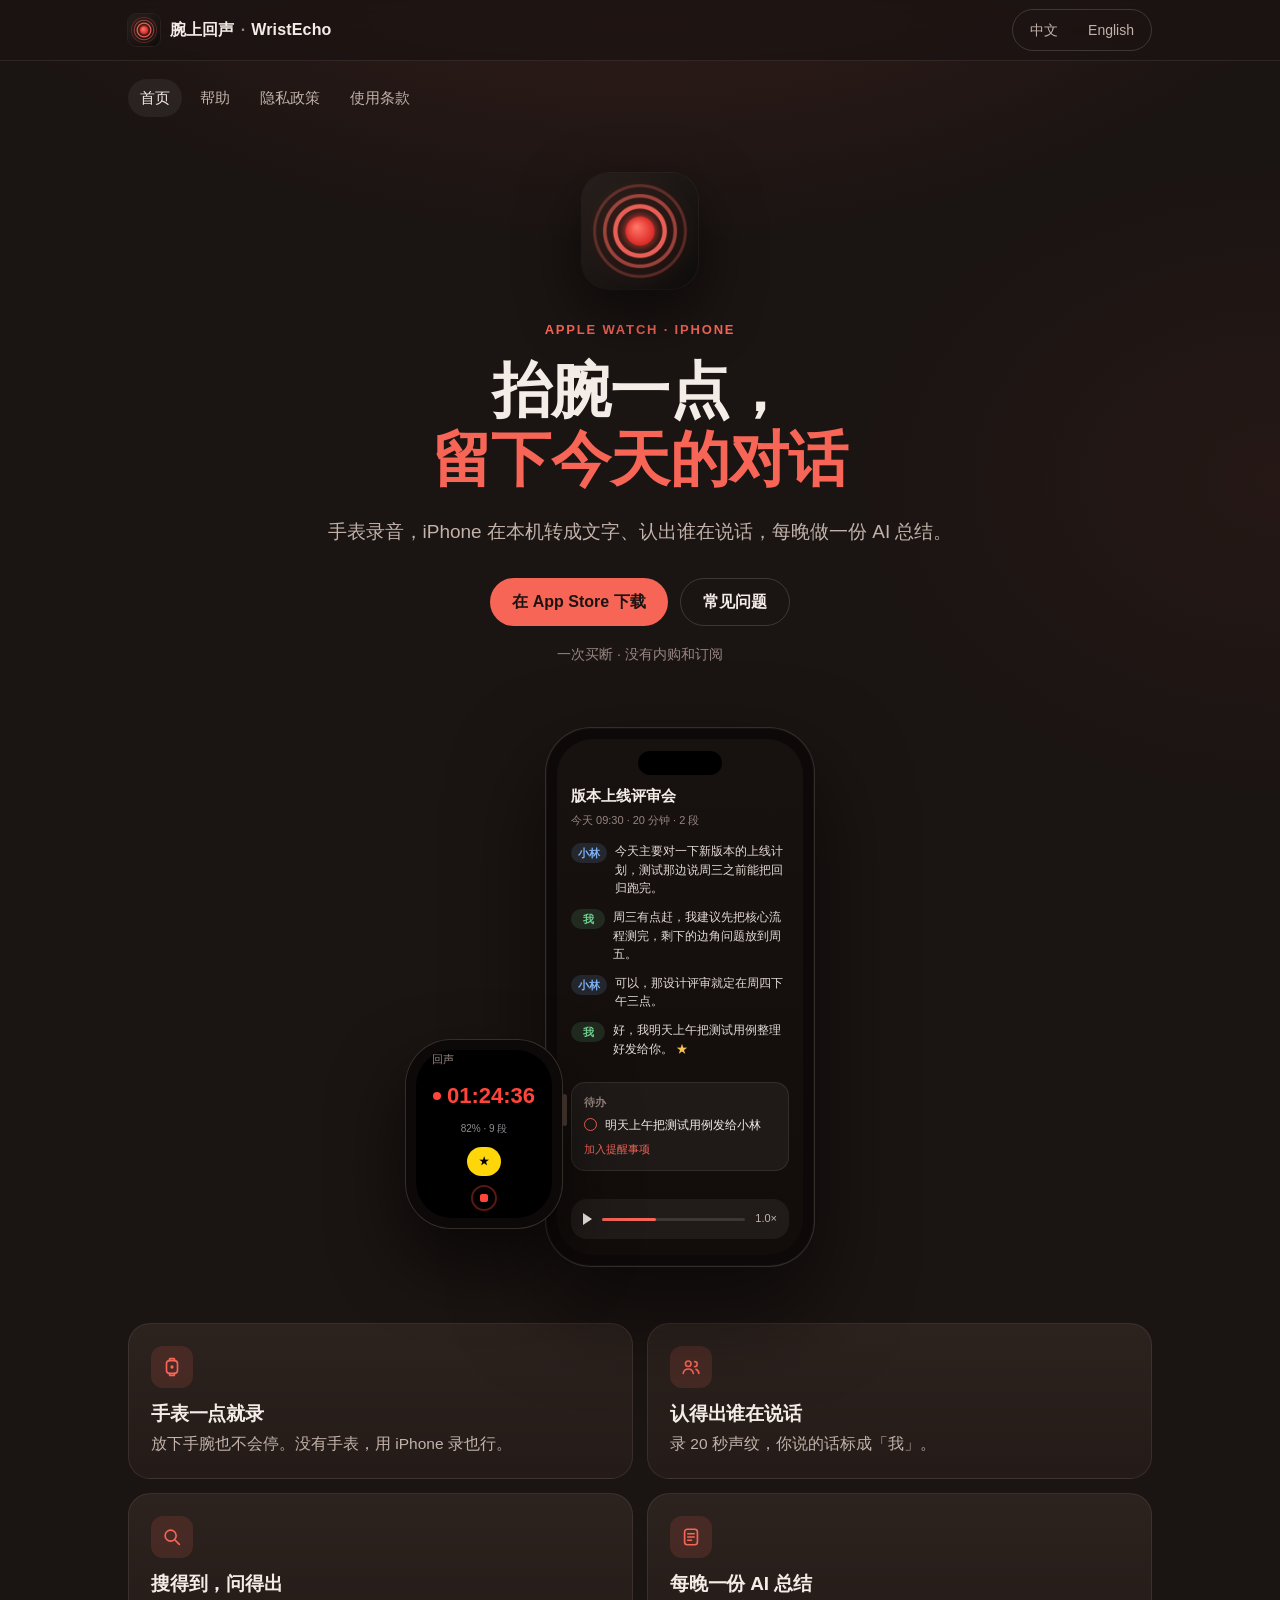
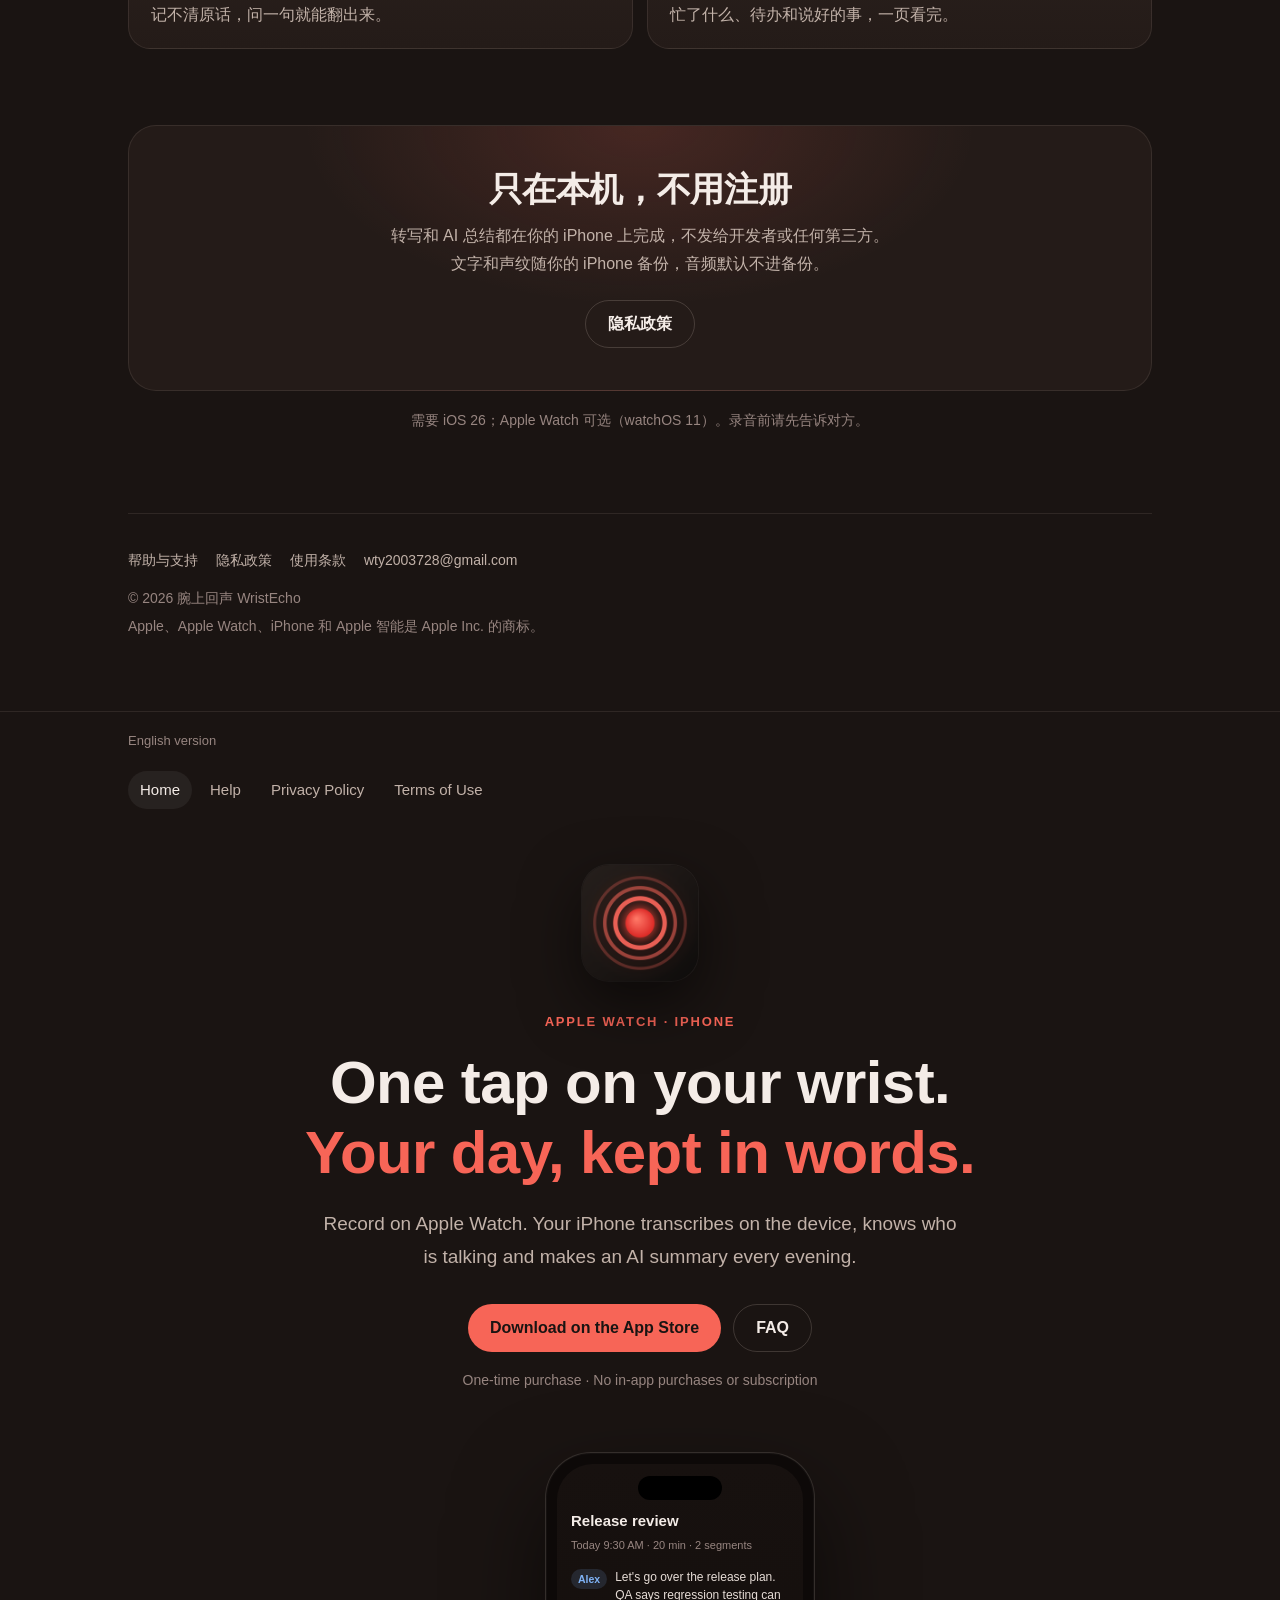
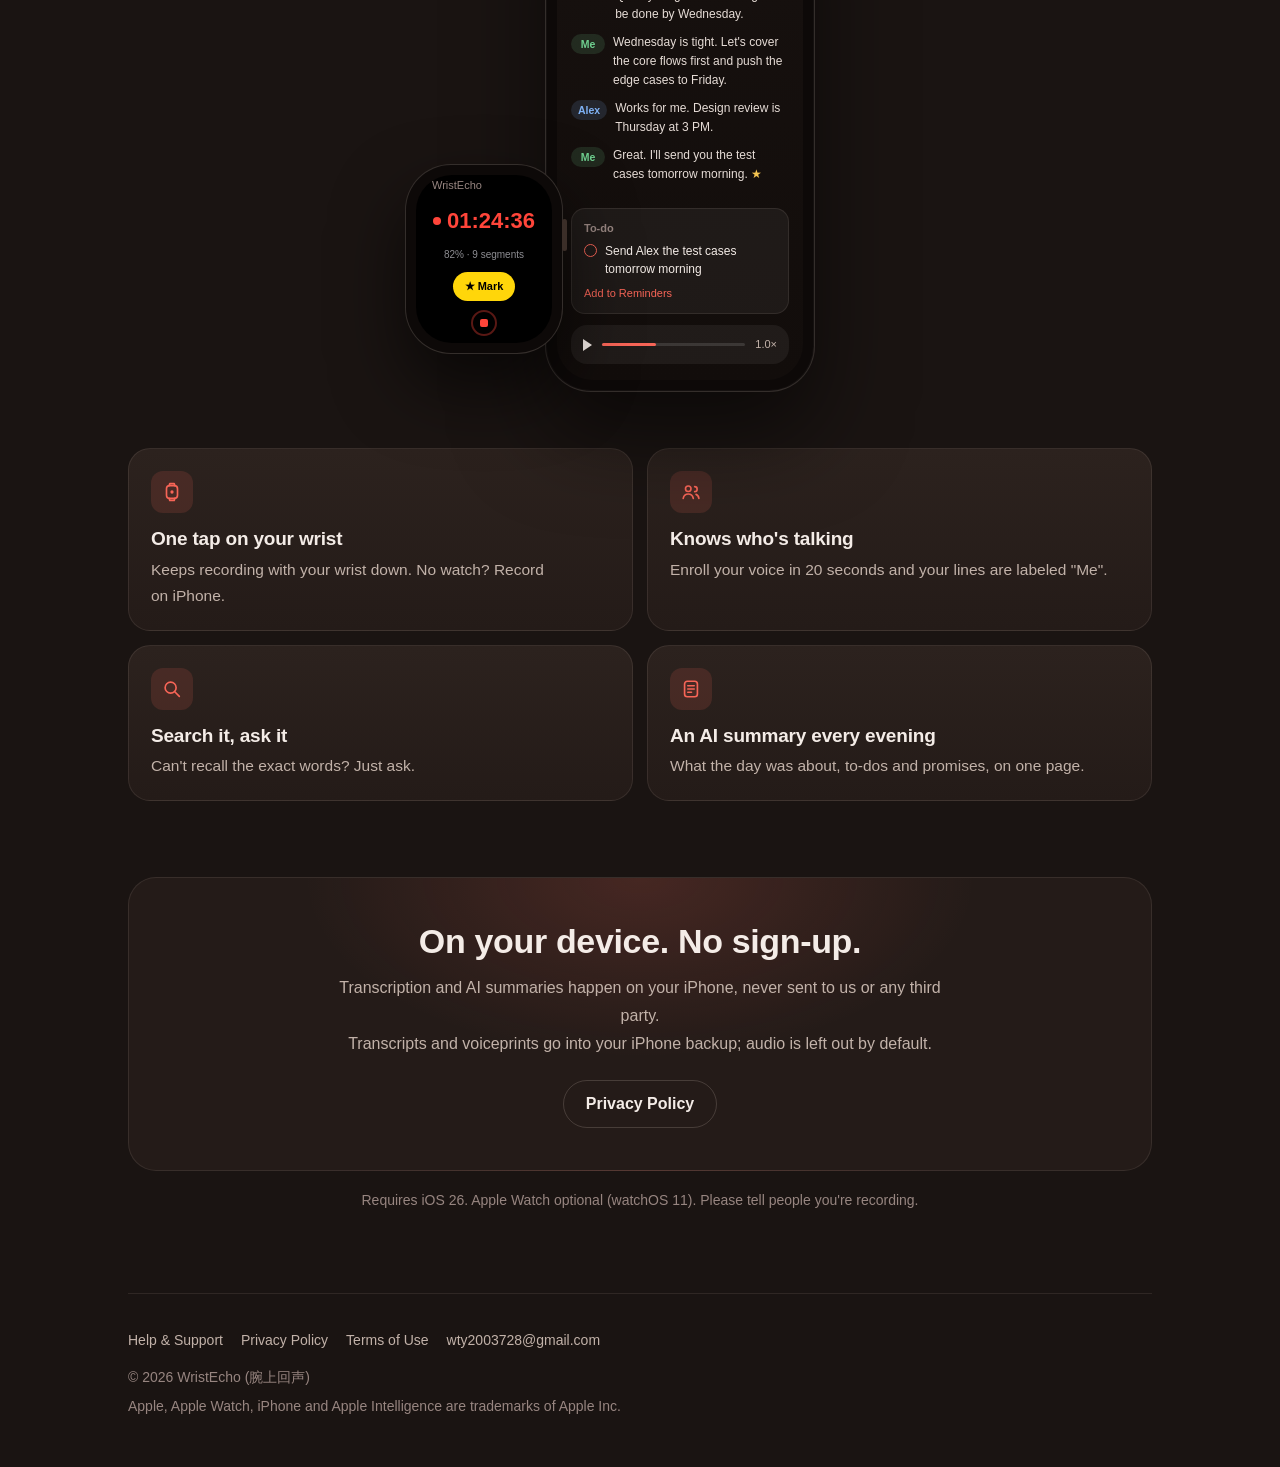
<file: index.html>
<!doctype html>
<meta charset="utf-8">
<meta http-equiv="refresh" content="0; url=wristecho/">
<link rel="canonical" href="https://linfanty.github.io/wristecho/">
<title>WristEcho</title>
<a href="wristecho/">WristEcho</a>
</file>
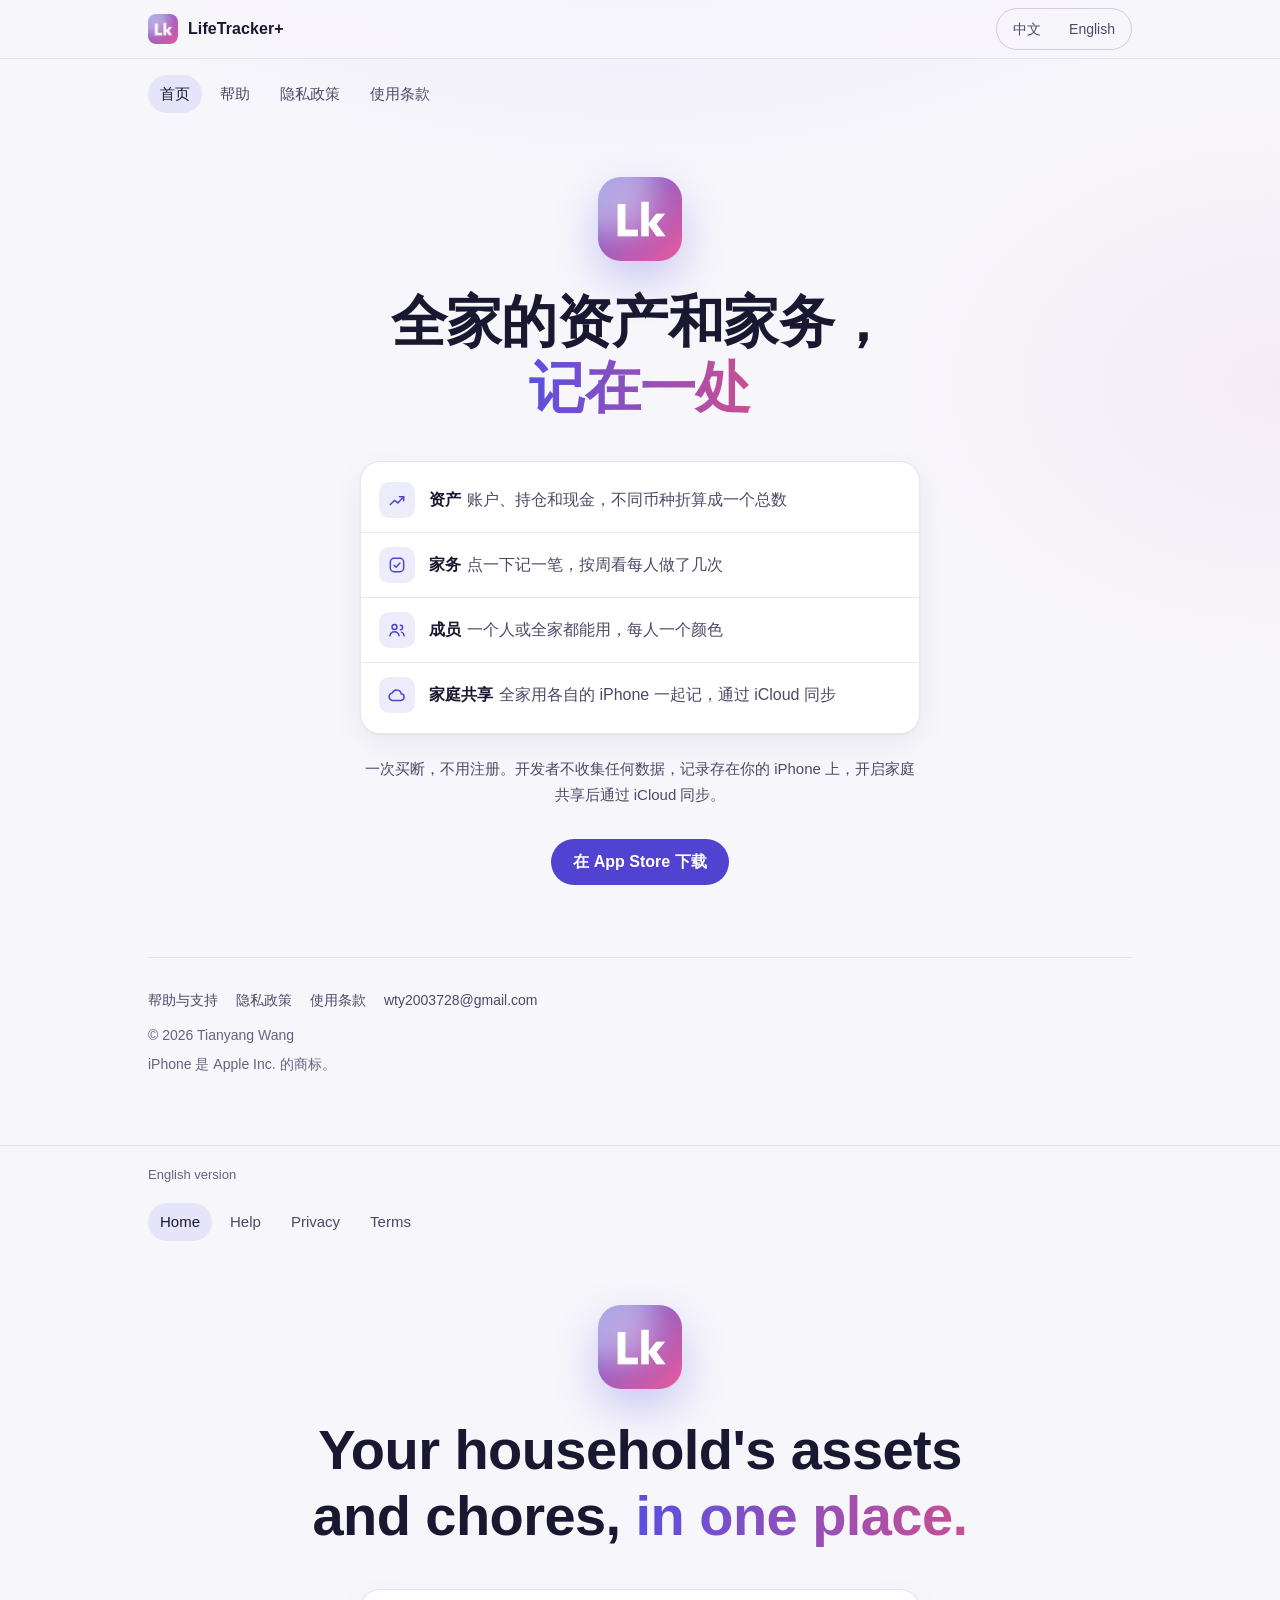
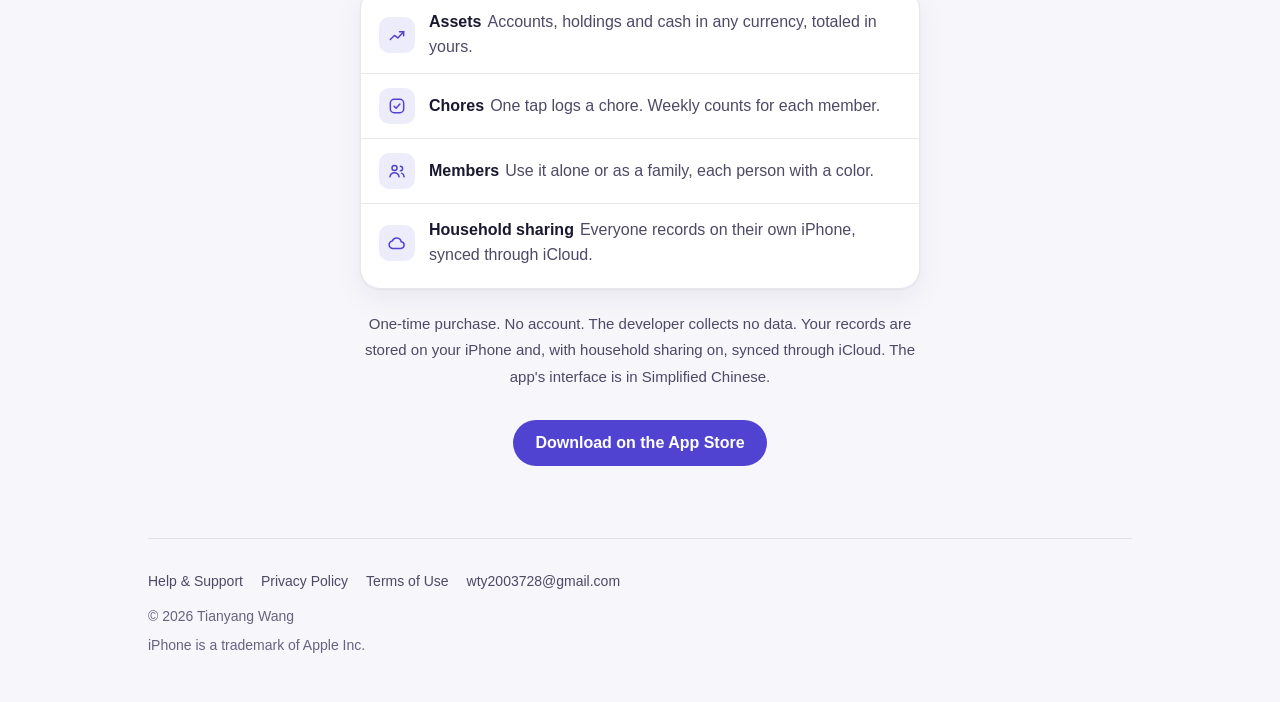
<file: lifetracker/index.html>
<!doctype html>
<html lang="zh-Hans">
<head>
<meta charset="utf-8">
<meta name="viewport" content="width=device-width, initial-scale=1, viewport-fit=cover">
<title>LifeTracker+ · 全家的资产和家务，记在一处</title>
<meta name="description" content="LifeTracker+：记下全家的资产和家务。一次买断，不用注册，开发者不收集任何数据。LifeTracker+: your household's assets and chores in one place. One-time purchase, no account, no data collected.">
<meta name="color-scheme" content="light dark">
<meta name="theme-color" content="#F7F6FB" media="(prefers-color-scheme: light)">
<meta name="theme-color" content="#100F18" media="(prefers-color-scheme: dark)">
<meta property="og:title" content="LifeTracker+">
<meta property="og:description" content="全家的资产和家务，记在一处。Your household's assets and chores, in one place.">
<meta property="og:type" content="website">
<meta property="og:image" content="https://linfanty.github.io/lifetracker/icon.png">
<link rel="icon" type="image/png" href="icon.png">
<link rel="apple-touch-icon" href="icon.png">
<link rel="stylesheet" href="style.css">
</head>
<body>
<a class="skip" href="#zh-main">跳到正文 · Skip to content</a>
<header class="topbar">
  <div class="wrap topbar-in">
    <a class="brand" href="index.html"><img class="mark" src="icon.png" alt="" width="30" height="30"><span class="brand-name">LifeTracker+</span></a>
    <nav class="langswitch" aria-label="语言 Language"><a class="lz" href="#zh" lang="zh-Hans">中文</a><a class="le" href="#en" lang="en">English</a></nav>
  </div>
</header>

<main>
<section class="lang" id="zh" data-lang="zh" lang="zh-Hans">
  <div class="wrap">
    <nav class="pagenav" aria-label="网站导航">
      <a href="index.html#zh" aria-current="page">首页</a>
      <a href="support.html#zh">帮助</a>
      <a href="privacy.html#zh">隐私政策</a>
      <a href="terms.html#zh">使用条款</a>
    </nav>

    <div class="hero" id="zh-main">
      <img class="mark mark-lg" src="icon.png" alt="" width="84" height="84">
      <h1>全家的资产和家务，<br><span class="hl">记在一处</span></h1>
      <ul class="features">
        <li><span class="ico" aria-hidden="true"><svg viewBox="0 0 24 24" fill="none" stroke="currentColor" stroke-width="1.8" stroke-linecap="round" stroke-linejoin="round"><path d="M4 17.5l5-5 4 3 7-7.5"/><path d="M15 8h5v5"/></svg></span><span><b>资产</b>账户、持仓和现金，不同币种折算成一个总数</span></li>
        <li><span class="ico" aria-hidden="true"><svg viewBox="0 0 24 24" fill="none" stroke="currentColor" stroke-width="1.8" stroke-linecap="round" stroke-linejoin="round"><rect x="4" y="4" width="16" height="16" rx="4.5"/><path d="M8.5 12.3l2.4 2.4 4.6-5"/></svg></span><span><b>家务</b>点一下记一笔，按周看每人做了几次</span></li>
        <li><span class="ico" aria-hidden="true"><svg viewBox="0 0 24 24" fill="none" stroke="currentColor" stroke-width="1.8" stroke-linecap="round" stroke-linejoin="round"><circle cx="9" cy="8.5" r="3"/><path d="M3.5 19c.6-3 2.8-4.8 5.5-4.8s4.9 1.8 5.5 4.8"/><path d="M16 6.2a2.7 2.7 0 1 1 0 5.4M17.5 14.6c1.7.6 2.8 2.1 3.1 4.4"/></svg></span><span><b>成员</b>一个人或全家都能用，每人一个颜色</span></li>
        <li><span class="ico" aria-hidden="true"><svg viewBox="0 0 24 24" fill="none" stroke="currentColor" stroke-width="1.8" stroke-linecap="round" stroke-linejoin="round"><path d="M7.5 18.5h9a4 4 0 0 0 .5-7.97A5.5 5.5 0 0 0 6.4 9.7 4.4 4.4 0 0 0 7.5 18.5z"/></svg></span><span><b>家庭共享</b>全家用各自的 iPhone 一起记，通过 iCloud 同步</span></li>
      </ul>
      <p class="privacy-line">一次买断，不用注册。开发者不收集任何数据，记录存在你的 iPhone 上，开启家庭共享后通过 iCloud 同步。</p>
      <div class="cta">
        <a class="btn btn-solid" href="https://apps.apple.com/sg/app/id6828292857">在 App Store 下载</a>
      </div>
    </div>

    <footer class="foot">
      <div class="foot-links">
        <a href="support.html#zh">帮助与支持</a>
        <a href="privacy.html#zh">隐私政策</a>
        <a href="terms.html#zh">使用条款</a>
        <a href="mailto:wty2003728@gmail.com">wty2003728@gmail.com</a>
      </div>
      <p>© 2026 Tianyang Wang</p>
      <p>iPhone 是 Apple Inc. 的商标。</p>
    </footer>
  </div>
</section>

<section class="lang" id="en" data-lang="en" lang="en">
  <div class="wrap">
    <p class="lang-note divider-note">English version</p>
    <nav class="pagenav" aria-label="Site">
      <a href="index.html#en" aria-current="page">Home</a>
      <a href="support.html#en">Help</a>
      <a href="privacy.html#en">Privacy</a>
      <a href="terms.html#en">Terms</a>
    </nav>

    <div class="hero" id="en-main">
      <img class="mark mark-lg" src="icon.png" alt="" width="84" height="84">
      <h1>Your household's assets and chores, <span class="hl">in one place.</span></h1>
      <ul class="features">
        <li><span class="ico" aria-hidden="true"><svg viewBox="0 0 24 24" fill="none" stroke="currentColor" stroke-width="1.8" stroke-linecap="round" stroke-linejoin="round"><path d="M4 17.5l5-5 4 3 7-7.5"/><path d="M15 8h5v5"/></svg></span><span><b>Assets</b>Accounts, holdings and cash in any currency, totaled in yours.</span></li>
        <li><span class="ico" aria-hidden="true"><svg viewBox="0 0 24 24" fill="none" stroke="currentColor" stroke-width="1.8" stroke-linecap="round" stroke-linejoin="round"><rect x="4" y="4" width="16" height="16" rx="4.5"/><path d="M8.5 12.3l2.4 2.4 4.6-5"/></svg></span><span><b>Chores</b>One tap logs a chore. Weekly counts for each member.</span></li>
        <li><span class="ico" aria-hidden="true"><svg viewBox="0 0 24 24" fill="none" stroke="currentColor" stroke-width="1.8" stroke-linecap="round" stroke-linejoin="round"><circle cx="9" cy="8.5" r="3"/><path d="M3.5 19c.6-3 2.8-4.8 5.5-4.8s4.9 1.8 5.5 4.8"/><path d="M16 6.2a2.7 2.7 0 1 1 0 5.4M17.5 14.6c1.7.6 2.8 2.1 3.1 4.4"/></svg></span><span><b>Members</b>Use it alone or as a family, each person with a color.</span></li>
        <li><span class="ico" aria-hidden="true"><svg viewBox="0 0 24 24" fill="none" stroke="currentColor" stroke-width="1.8" stroke-linecap="round" stroke-linejoin="round"><path d="M7.5 18.5h9a4 4 0 0 0 .5-7.97A5.5 5.5 0 0 0 6.4 9.7 4.4 4.4 0 0 0 7.5 18.5z"/></svg></span><span><b>Household sharing</b>Everyone records on their own iPhone, synced through iCloud.</span></li>
      </ul>
      <p class="privacy-line">One-time purchase. No account. The developer collects no data. Your records are stored on your iPhone and, with household sharing on, synced through iCloud. The app's interface is in Simplified Chinese.</p>
      <div class="cta">
        <a class="btn btn-solid" href="https://apps.apple.com/sg/app/id6828292857">Download on the App Store</a>
      </div>
    </div>

    <footer class="foot">
      <div class="foot-links">
        <a href="support.html#en">Help &amp; Support</a>
        <a href="privacy.html#en">Privacy Policy</a>
        <a href="terms.html#en">Terms of Use</a>
        <a href="mailto:wty2003728@gmail.com">wty2003728@gmail.com</a>
      </div>
      <p>© 2026 Tianyang Wang</p>
      <p>iPhone is a trademark of Apple Inc.</p>
    </footer>
  </div>
</section>
</main>
</body>
</html>
</file>
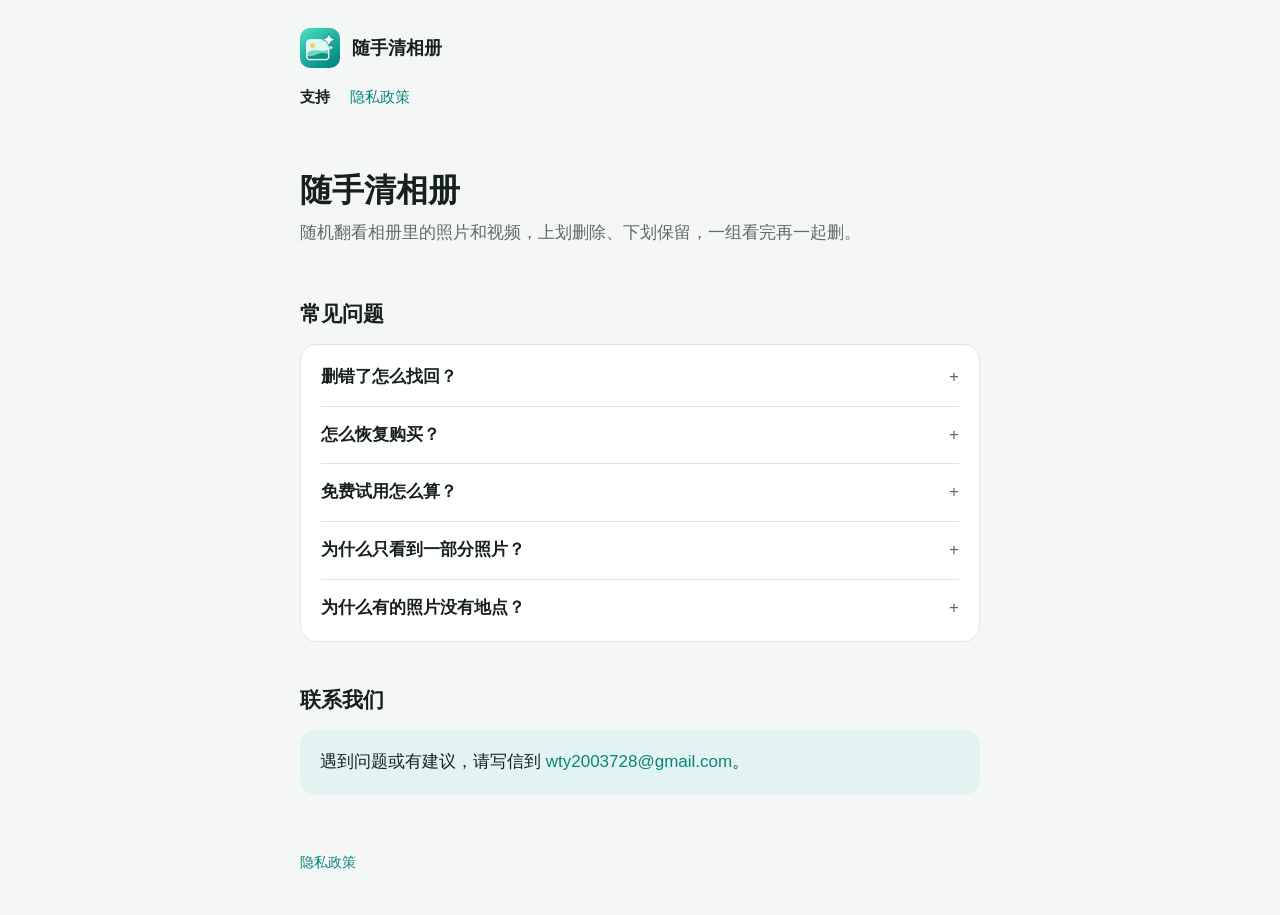
<file: suishouqing/index.html>
<!doctype html>
<html lang="zh-Hans">
<head>
<meta charset="utf-8">
<meta name="viewport" content="width=device-width, initial-scale=1">
<title>随手清相册 · 支持</title>
<meta name="description" content="随手清相册：随机翻看相册，上划删除、下划保留，一组看完再一起删。">
<meta name="theme-color" content="#0a8579">
<link rel="icon" type="image/png" href="icon.png">
<link rel="apple-touch-icon" href="icon.png">
<link rel="stylesheet" href="style.css">
</head>
<body>
<div class="wrap">
  <header>
    <a class="brand" href="index.html"><img src="icon.png" alt="" width="40" height="40">随手清相册</a>
    <nav class="links" aria-label="网站导航">
      <a href="index.html" aria-current="page">支持</a>
      <a href="privacy.html">隐私政策</a>
    </nav>
  </header>

  <main>
    <section class="hero">
      <h1>随手清相册</h1>
      <p class="lead">随机翻看相册里的照片和视频，上划删除、下划保留，一组看完再一起删。</p>
    </section>

    <h2>常见问题</h2>
    <div class="card">
      <details>
        <summary>删错了怎么找回？</summary>
        <p>删除的照片和视频会先放进「照片」App 的「最近删除」。打开「照片」App，在「相簿」最下面找到「最近删除」，选中后点「恢复」即可，30 天内都能找回。</p>
      </details>
      <details>
        <summary>怎么恢复购买？</summary>
        <p>换了手机或重装后，用购买时的 Apple 账号登录 App Store，打开 App 的「设置」，在「购买」里点「恢复购买」。</p>
      </details>
      <details>
        <summary>免费试用怎么算？</summary>
        <p>在 App 里点「免费试用 1 天」后开始计时，24 小时内全部功能都能用，到期不会扣费。每个 Apple 账号只能试用一次。试用结束后，统计和设置仍可使用，继续浏览和清理照片、视频需要解锁完整版，一次购买永久使用。</p>
      </details>
      <details>
        <summary>为什么只看到一部分照片？</summary>
        <p>可能只允许了访问部分照片。打开 iPhone 的「设置」›「App」›「随手清相册」›「照片」，选择「完全访问」。</p>
      </details>
      <details>
        <summary>为什么有的照片没有地点？</summary>
        <p>照片本身没有记录位置时不会显示地点。地点名称需要联网查询，网络不好时可能稍后才出现。</p>
      </details>
    </div>

    <h2>联系我们</h2>
    <div class="contact">
      <p>遇到问题或有建议，请写信到 <a href="mailto:wty2003728@gmail.com">wty2003728@gmail.com</a>。</p>
    </div>
  </main>

  <footer>
    <a href="privacy.html">隐私政策</a>
  </footer>
</div>
</body>
</html>
</file>
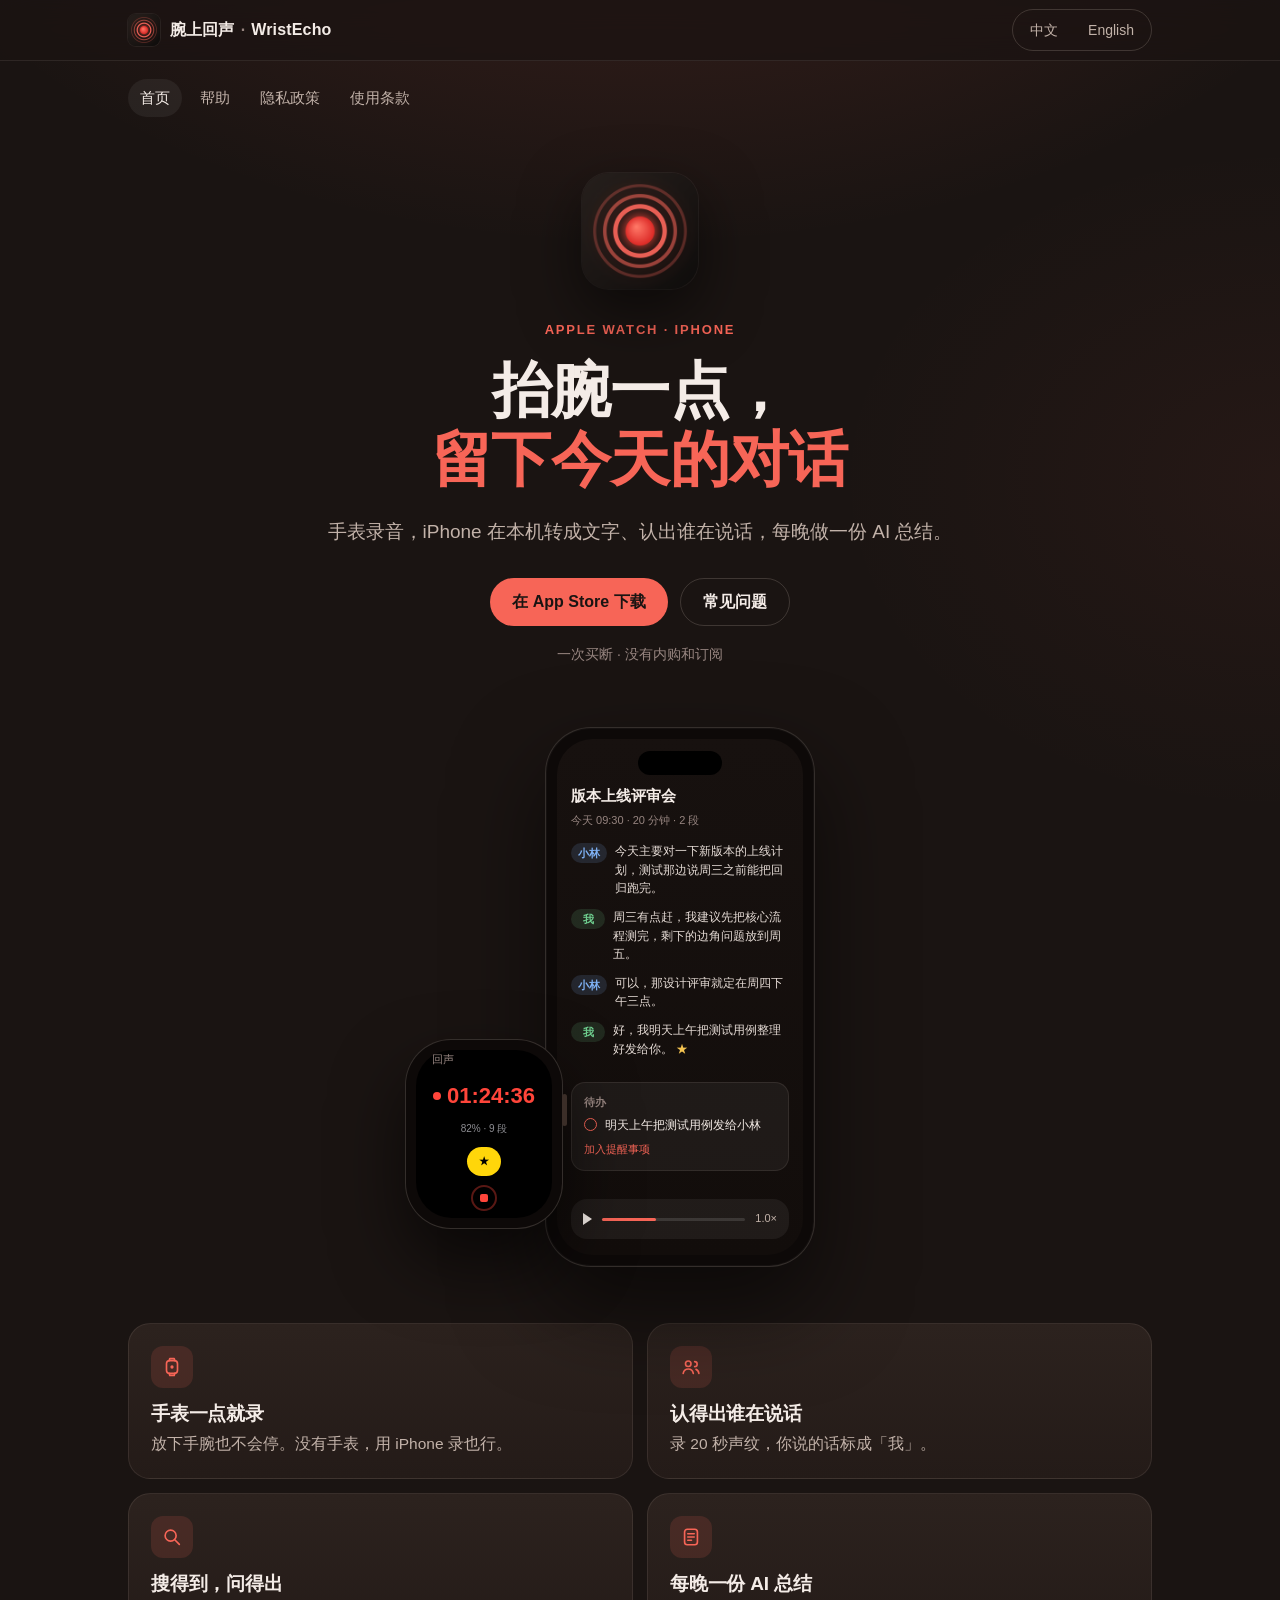
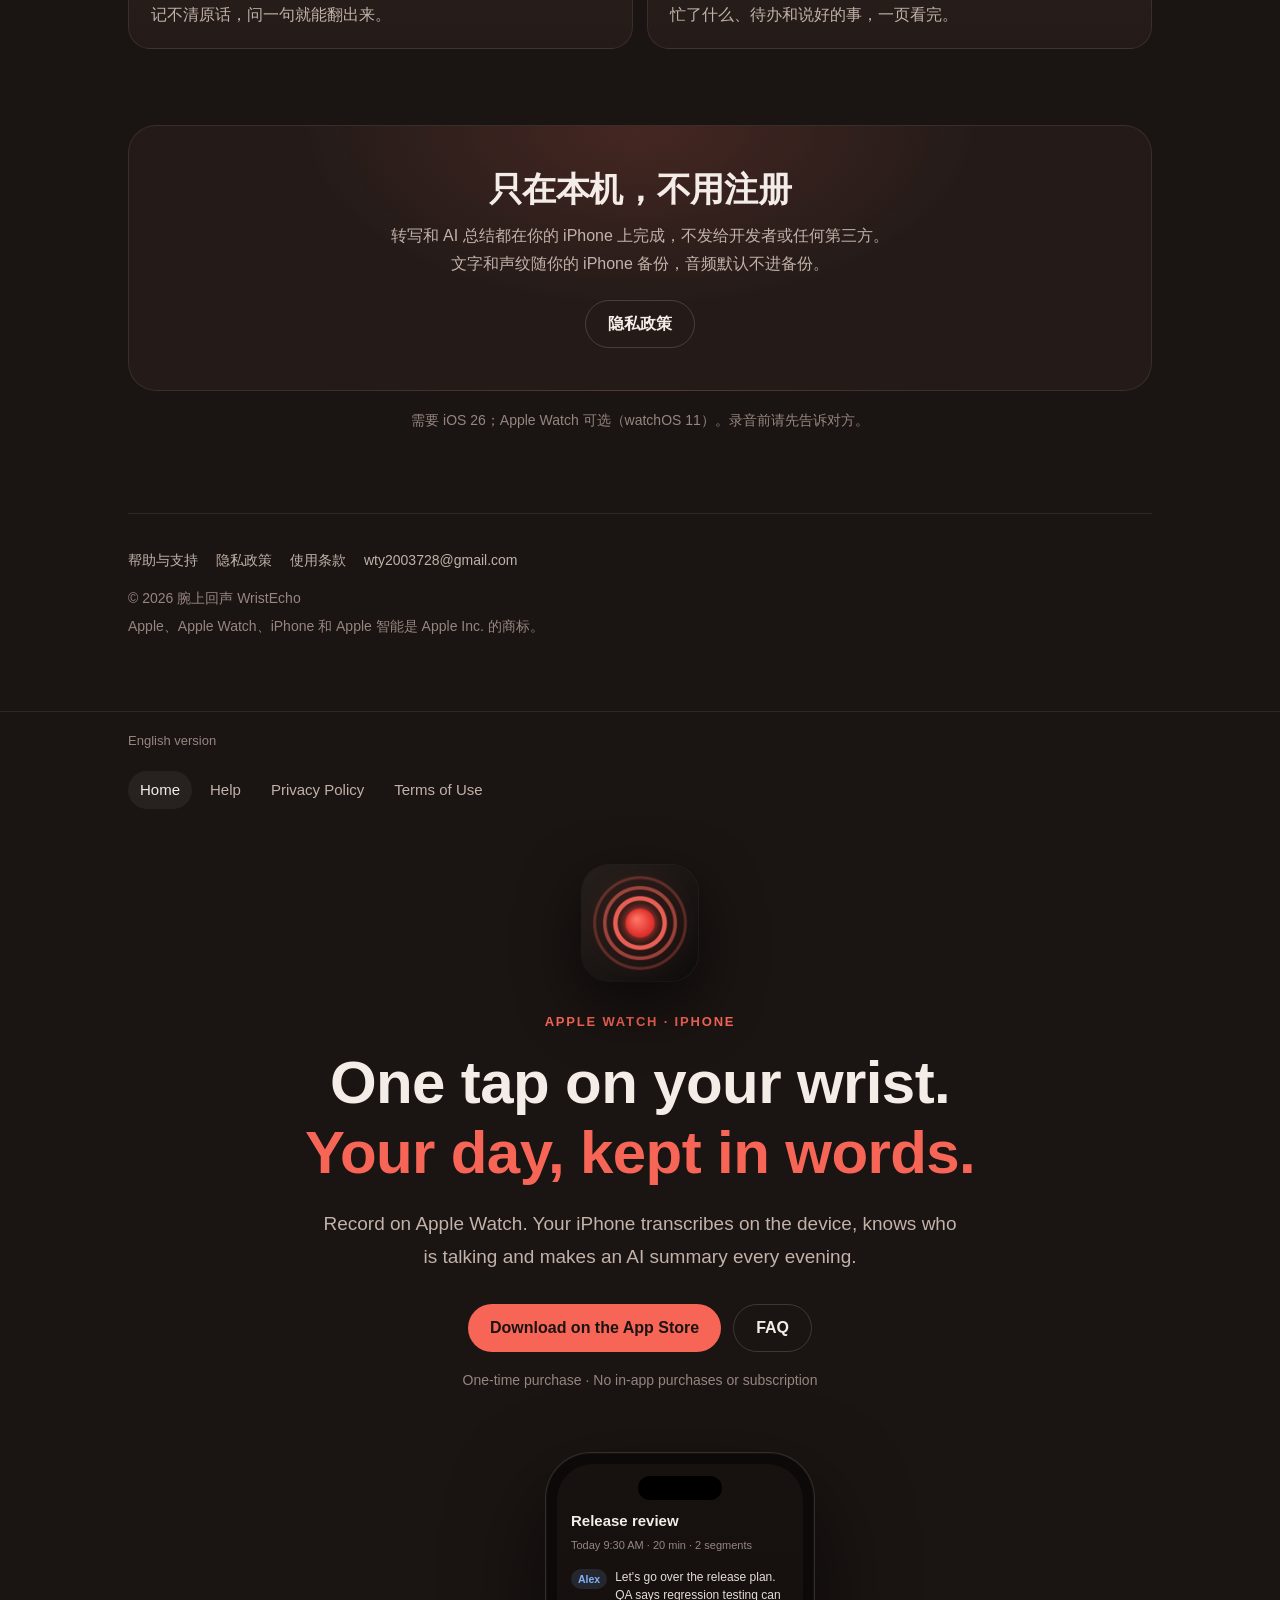
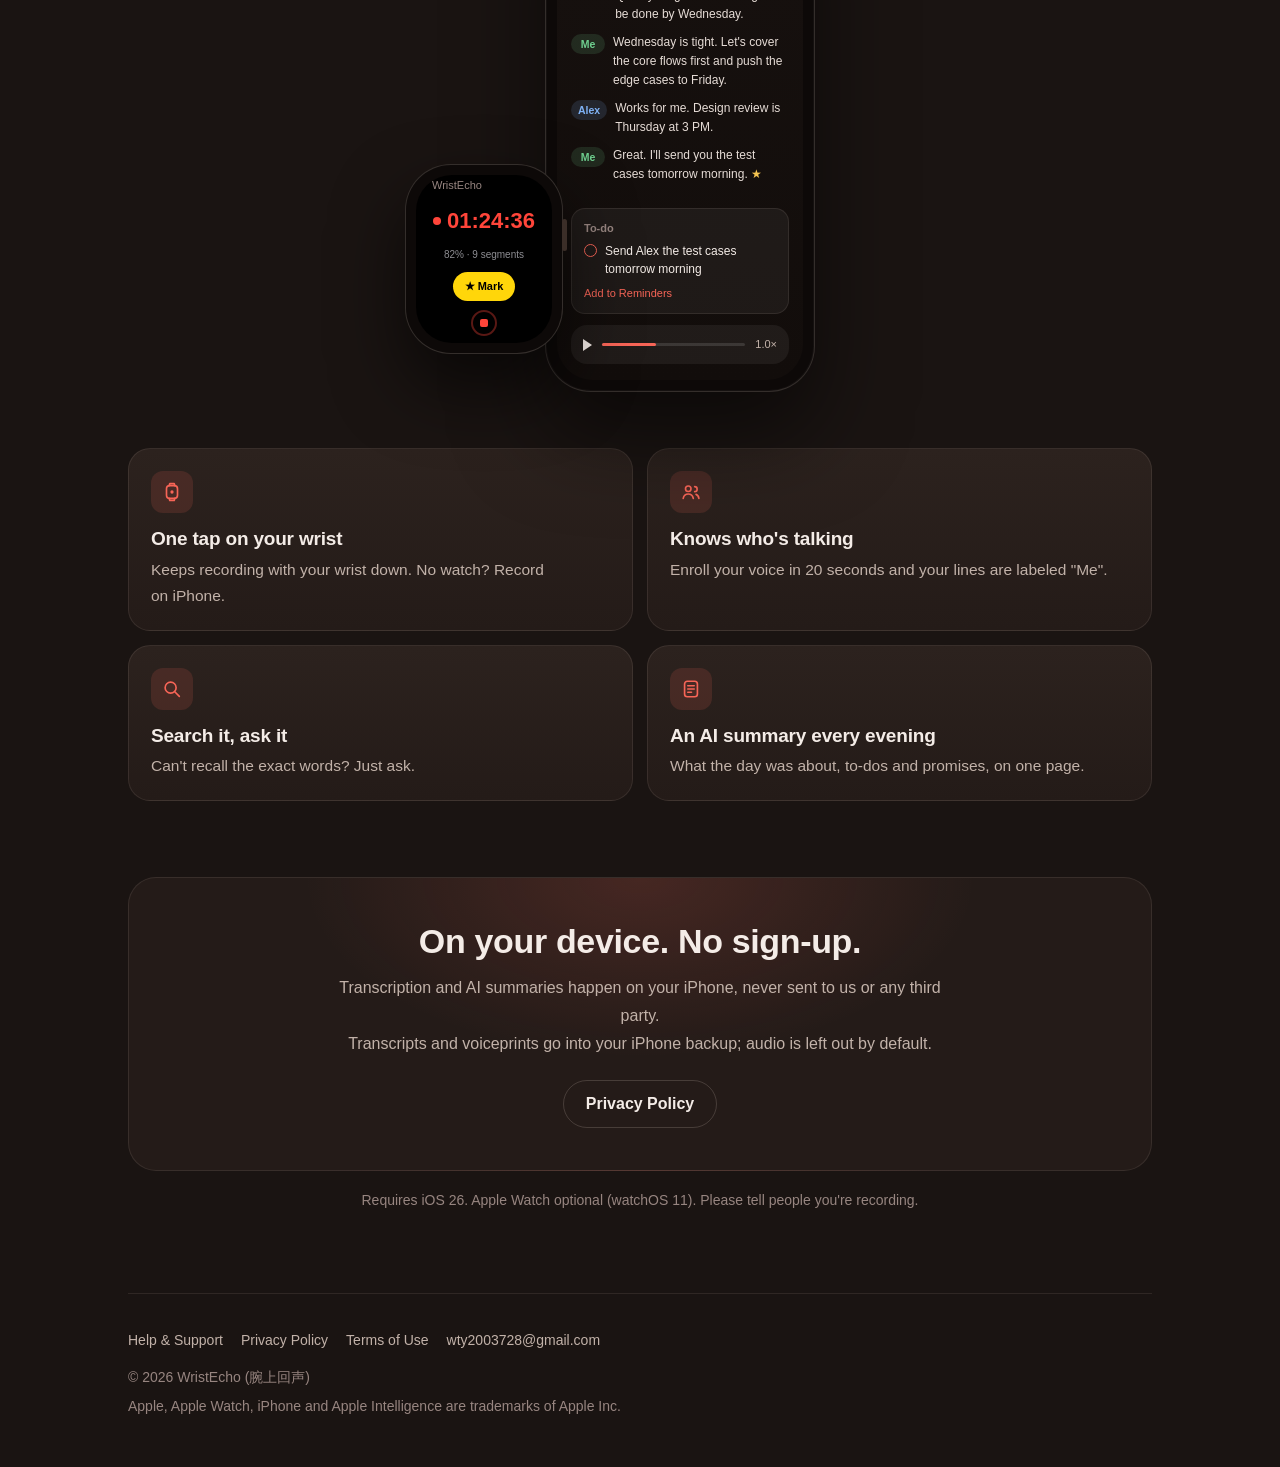
<file: wristecho/index.html>
<!doctype html>
<html lang="zh-Hans">
<head>
<meta charset="utf-8">
<meta name="viewport" content="width=device-width, initial-scale=1, viewport-fit=cover">
<title>腕上回声 WristEcho · 抬腕一点，留下今天的对话</title>
<meta name="description" content="手表录音，iPhone 在本机转成文字、认出谁在说话，每晚做一份 AI 总结。不用注册。WristEcho: record on Apple Watch; transcription and AI summaries on your iPhone. No sign-up.">
<meta name="theme-color" content="#1A1412">
<meta name="color-scheme" content="dark">
<meta property="og:title" content="腕上回声 WristEcho">
<meta property="og:description" content="抬腕一点，留下今天的对话。One tap on your wrist, and your iPhone writes up your day.">
<meta property="og:image" content="https://linfanty.github.io/wristecho/icon.png">
<meta property="og:type" content="website">
<link rel="icon" type="image/png" href="icon.png">
<link rel="apple-touch-icon" href="icon.png">
<link rel="stylesheet" href="style.css">
</head>
<body>
<a class="skip" href="#zh-main">跳到正文 · Skip to content</a>
<header class="topbar">
  <div class="wrap topbar-in">
    <a class="brand" href="index.html"><img src="icon.png" alt="" width="32" height="32"><span class="brand-name">腕上回声<span class="brand-sep">·</span><span class="brand-en" lang="en">WristEcho</span></span></a>
    <nav class="langswitch" aria-label="语言 Language"><a class="lz" href="#zh" lang="zh-Hans">中文</a><a class="le" href="#en" lang="en">English</a></nav>
  </div>
</header>

<main>
<section class="lang" id="zh" data-lang="zh" lang="zh-Hans">
  <div class="wrap">
    <nav class="pagenav" aria-label="网站导航">
      <a href="index.html#zh" aria-current="page">首页</a>
      <a href="support.html#zh">帮助</a>
      <a href="privacy.html#zh">隐私政策</a>
      <a href="terms.html#zh">使用条款</a>
    </nav>

    <div class="hero" id="zh-main">
      <div class="emblem" aria-hidden="true"><span class="ring"></span><span class="ring"></span><span class="ring"></span><img src="icon.png" alt="" width="116" height="116"></div>
      <p class="eyebrow">Apple Watch · iPhone</p>
      <h1>抬腕一点，<br><span class="hl">留下今天的对话</span></h1>
      <p class="lede">手表录音，iPhone 在本机转成文字、认出谁在说话，每晚做一份 AI 总结。</p>
      <div class="cta">
        <a class="btn btn-solid" href="https://apps.apple.com/app/id6822569768">在 App Store 下载</a>
        <a class="btn btn-ghost" href="support.html#zh">常见问题</a>
      </div>
      <p class="fine">一次买断 · 没有内购和订阅</p>
    </div>

    <div class="showcase" aria-hidden="true">
      <div class="phone">
        <div class="phone-screen">
          <div class="p-head"><span class="p-title">版本上线评审会</span><span class="p-sub">今天 09:30 · 20 分钟 · 2 段</span></div>
          <div class="tline"><span class="chip other">小林</span><p>今天主要对一下新版本的上线计划，测试那边说周三之前能把回归跑完。</p></div>
          <div class="tline"><span class="chip me">我</span><p>周三有点赶，我建议先把核心流程测完，剩下的边角问题放到周五。</p></div>
          <div class="tline opt"><span class="chip other">小林</span><p>可以，那设计评审就定在周四下午三点。</p></div>
          <div class="tline star"><span class="chip me">我</span><p>好，我明天上午把测试用例整理好发给你。</p></div>
          <div class="p-todo"><b>待办</b><span>明天上午把测试用例发给小林</span><i>加入提醒事项</i></div>
          <div class="p-player"><span class="play"></span><span class="bar"></span><span>1.0×</span></div>
        </div>
      </div>
      <div class="watch">
        <div class="watch-screen">
          <span class="w-name">回声</span>
          <span class="w-timer">01:24:36</span>
          <span class="w-meta">82% · 9 段</span>
          <span class="w-mark">★</span>
          <span class="w-stop"></span>
        </div>
      </div>
    </div>

    <div class="section">
      <div class="grid grid-2">
        <div class="card">
          <div class="icon"><svg viewBox="0 0 24 24" fill="none" stroke="currentColor" stroke-width="1.8" stroke-linecap="round" stroke-linejoin="round" aria-hidden="true"><rect x="6" y="5" width="12" height="14" rx="3.5"/><path d="M9 5l.6-2.2h4.8L15 5M9 19l.6 2.2h4.8L15 19"/><circle cx="12" cy="12" r="1.8" fill="currentColor" stroke="none"/></svg></div>
          <h3>手表一点就录</h3>
          <p>放下手腕也不会停。没有手表，用 iPhone 录也行。</p>
        </div>
        <div class="card">
          <div class="icon"><svg viewBox="0 0 24 24" fill="none" stroke="currentColor" stroke-width="1.8" stroke-linecap="round" stroke-linejoin="round" aria-hidden="true"><circle cx="9" cy="8.5" r="3"/><path d="M3.5 19c.6-3 2.8-4.8 5.5-4.8s4.9 1.8 5.5 4.8"/><path d="M16 6.2a2.7 2.7 0 1 1 0 5.4M17.5 14.6c1.7.6 2.8 2.1 3.1 4.4"/></svg></div>
          <h3>认得出谁在说话</h3>
          <p>录 20 秒声纹，你说的话标成「我」。</p>
        </div>
        <div class="card">
          <div class="icon"><svg viewBox="0 0 24 24" fill="none" stroke="currentColor" stroke-width="1.8" stroke-linecap="round" stroke-linejoin="round" aria-hidden="true"><circle cx="10.5" cy="10.5" r="6"/><path d="M15 15l5 5"/></svg></div>
          <h3>搜得到，问得出</h3>
          <p>记不清原话，问一句就能翻出来。</p>
        </div>
        <div class="card">
          <div class="icon"><svg viewBox="0 0 24 24" fill="none" stroke="currentColor" stroke-width="1.8" stroke-linecap="round" stroke-linejoin="round" aria-hidden="true"><rect x="5" y="3.5" width="14" height="17" rx="3"/><path d="M8.5 8.5h7M8.5 12h7M8.5 15.5h4"/></svg></div>
          <h3>每晚一份 AI 总结</h3>
          <p>忙了什么、待办和说好的事，一页看完。</p>
        </div>
      </div>
    </div>

    <div class="band">
      <h2>只在本机，不用注册</h2>
      <p>转写和 AI 总结都在你的 iPhone 上完成，不发给开发者或任何第三方。<br>文字和声纹随你的 iPhone 备份，音频默认不进备份。</p>
      <a class="btn btn-ghost" href="privacy.html#zh">隐私政策</a>
    </div>

    <p class="note center">需要 iOS 26；Apple Watch 可选（watchOS 11）。录音前请先告诉对方。</p>

    <footer class="foot">
      <div class="foot-links">
        <a href="support.html#zh">帮助与支持</a>
        <a href="privacy.html#zh">隐私政策</a>
        <a href="terms.html#zh">使用条款</a>
        <a href="mailto:wty2003728@gmail.com">wty2003728@gmail.com</a>
      </div>
      <p>© 2026 腕上回声 WristEcho</p>
      <p>Apple、Apple Watch、iPhone 和 Apple 智能是 Apple Inc. 的商标。</p>
    </footer>
  </div>
</section>

<section class="lang" id="en" data-lang="en" lang="en">
  <div class="wrap">
    <p class="lang-note divider-note">English version</p>
    <nav class="pagenav" aria-label="Site">
      <a href="index.html#en" aria-current="page">Home</a>
      <a href="support.html#en">Help</a>
      <a href="privacy.html#en">Privacy Policy</a>
      <a href="terms.html#en">Terms of Use</a>
    </nav>

    <div class="hero" id="en-main">
      <div class="emblem" aria-hidden="true"><span class="ring"></span><span class="ring"></span><span class="ring"></span><img src="icon.png" alt="" width="116" height="116"></div>
      <p class="eyebrow">Apple Watch · iPhone</p>
      <h1>One tap on your wrist.<br><span class="hl">Your day, kept in words.</span></h1>
      <p class="lede">Record on Apple Watch. Your iPhone transcribes on the device, knows who is talking and makes an AI summary every evening.</p>
      <div class="cta">
        <a class="btn btn-solid" href="https://apps.apple.com/app/id6822569768">Download on the App Store</a>
        <a class="btn btn-ghost" href="support.html#en">FAQ</a>
      </div>
      <p class="fine">One-time purchase · No in-app purchases or subscription</p>
    </div>

    <div class="showcase" aria-hidden="true">
      <div class="phone">
        <div class="phone-screen">
          <div class="p-head"><span class="p-title">Release review</span><span class="p-sub">Today 9:30 AM · 20 min · 2 segments</span></div>
          <div class="tline"><span class="chip other">Alex</span><p>Let's go over the release plan. QA says regression testing can be done by Wednesday.</p></div>
          <div class="tline"><span class="chip me">Me</span><p>Wednesday is tight. Let's cover the core flows first and push the edge cases to Friday.</p></div>
          <div class="tline opt"><span class="chip other">Alex</span><p>Works for me. Design review is Thursday at 3 PM.</p></div>
          <div class="tline star"><span class="chip me">Me</span><p>Great. I'll send you the test cases tomorrow morning.</p></div>
          <div class="p-todo"><b>To-do</b><span>Send Alex the test cases tomorrow morning</span><i>Add to Reminders</i></div>
          <div class="p-player"><span class="play"></span><span class="bar"></span><span>1.0×</span></div>
        </div>
      </div>
      <div class="watch">
        <div class="watch-screen">
          <span class="w-name">WristEcho</span>
          <span class="w-timer">01:24:36</span>
          <span class="w-meta">82% · 9 segments</span>
          <span class="w-mark">★ Mark</span>
          <span class="w-stop"></span>
        </div>
      </div>
    </div>

    <div class="section">
      <div class="grid grid-2">
        <div class="card">
          <div class="icon"><svg viewBox="0 0 24 24" fill="none" stroke="currentColor" stroke-width="1.8" stroke-linecap="round" stroke-linejoin="round" aria-hidden="true"><rect x="6" y="5" width="12" height="14" rx="3.5"/><path d="M9 5l.6-2.2h4.8L15 5M9 19l.6 2.2h4.8L15 19"/><circle cx="12" cy="12" r="1.8" fill="currentColor" stroke="none"/></svg></div>
          <h3>One tap on your wrist</h3>
          <p>Keeps recording with your wrist down. No watch? Record on iPhone.</p>
        </div>
        <div class="card">
          <div class="icon"><svg viewBox="0 0 24 24" fill="none" stroke="currentColor" stroke-width="1.8" stroke-linecap="round" stroke-linejoin="round" aria-hidden="true"><circle cx="9" cy="8.5" r="3"/><path d="M3.5 19c.6-3 2.8-4.8 5.5-4.8s4.9 1.8 5.5 4.8"/><path d="M16 6.2a2.7 2.7 0 1 1 0 5.4M17.5 14.6c1.7.6 2.8 2.1 3.1 4.4"/></svg></div>
          <h3>Knows who's talking</h3>
          <p>Enroll your voice in 20 seconds and your lines are labeled "Me".</p>
        </div>
        <div class="card">
          <div class="icon"><svg viewBox="0 0 24 24" fill="none" stroke="currentColor" stroke-width="1.8" stroke-linecap="round" stroke-linejoin="round" aria-hidden="true"><circle cx="10.5" cy="10.5" r="6"/><path d="M15 15l5 5"/></svg></div>
          <h3>Search it, ask it</h3>
          <p>Can't recall the exact words? Just ask.</p>
        </div>
        <div class="card">
          <div class="icon"><svg viewBox="0 0 24 24" fill="none" stroke="currentColor" stroke-width="1.8" stroke-linecap="round" stroke-linejoin="round" aria-hidden="true"><rect x="5" y="3.5" width="14" height="17" rx="3"/><path d="M8.5 8.5h7M8.5 12h7M8.5 15.5h4"/></svg></div>
          <h3>An AI summary every evening</h3>
          <p>What the day was about, to-dos and promises, on one page.</p>
        </div>
      </div>
    </div>

    <div class="band">
      <h2>On your device. No sign-up.</h2>
      <p>Transcription and AI summaries happen on your iPhone, never sent to us or any third party.<br>Transcripts and voiceprints go into your iPhone backup; audio is left out by default.</p>
      <a class="btn btn-ghost" href="privacy.html#en">Privacy Policy</a>
    </div>

    <p class="note center">Requires iOS 26. Apple Watch optional (watchOS 11). Please tell people you're recording.</p>

    <footer class="foot">
      <div class="foot-links">
        <a href="support.html#en">Help &amp; Support</a>
        <a href="privacy.html#en">Privacy Policy</a>
        <a href="terms.html#en">Terms of Use</a>
        <a href="mailto:wty2003728@gmail.com">wty2003728@gmail.com</a>
      </div>
      <p>© 2026 WristEcho (腕上回声)</p>
      <p>Apple, Apple Watch, iPhone and Apple Intelligence are trademarks of Apple Inc.</p>
    </footer>
  </div>
</section>
</main>
</body>
</html>
</file>
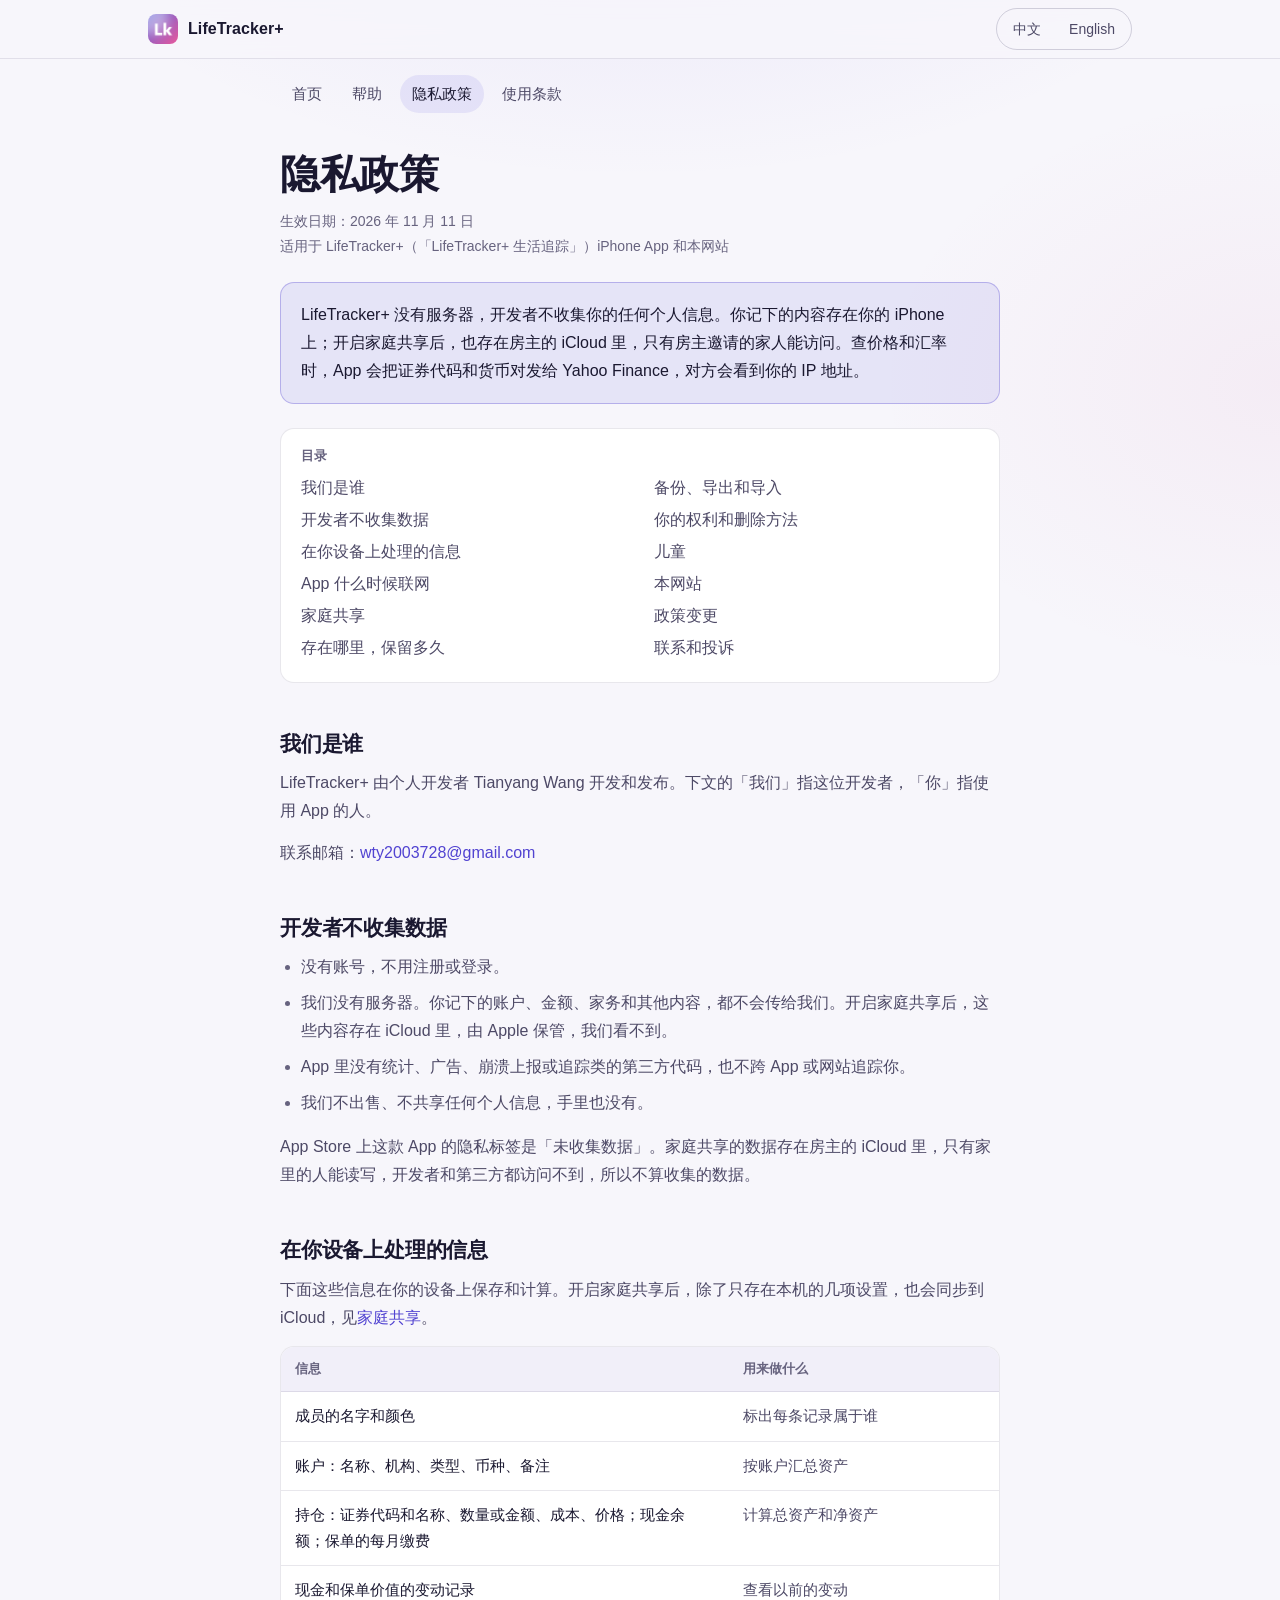
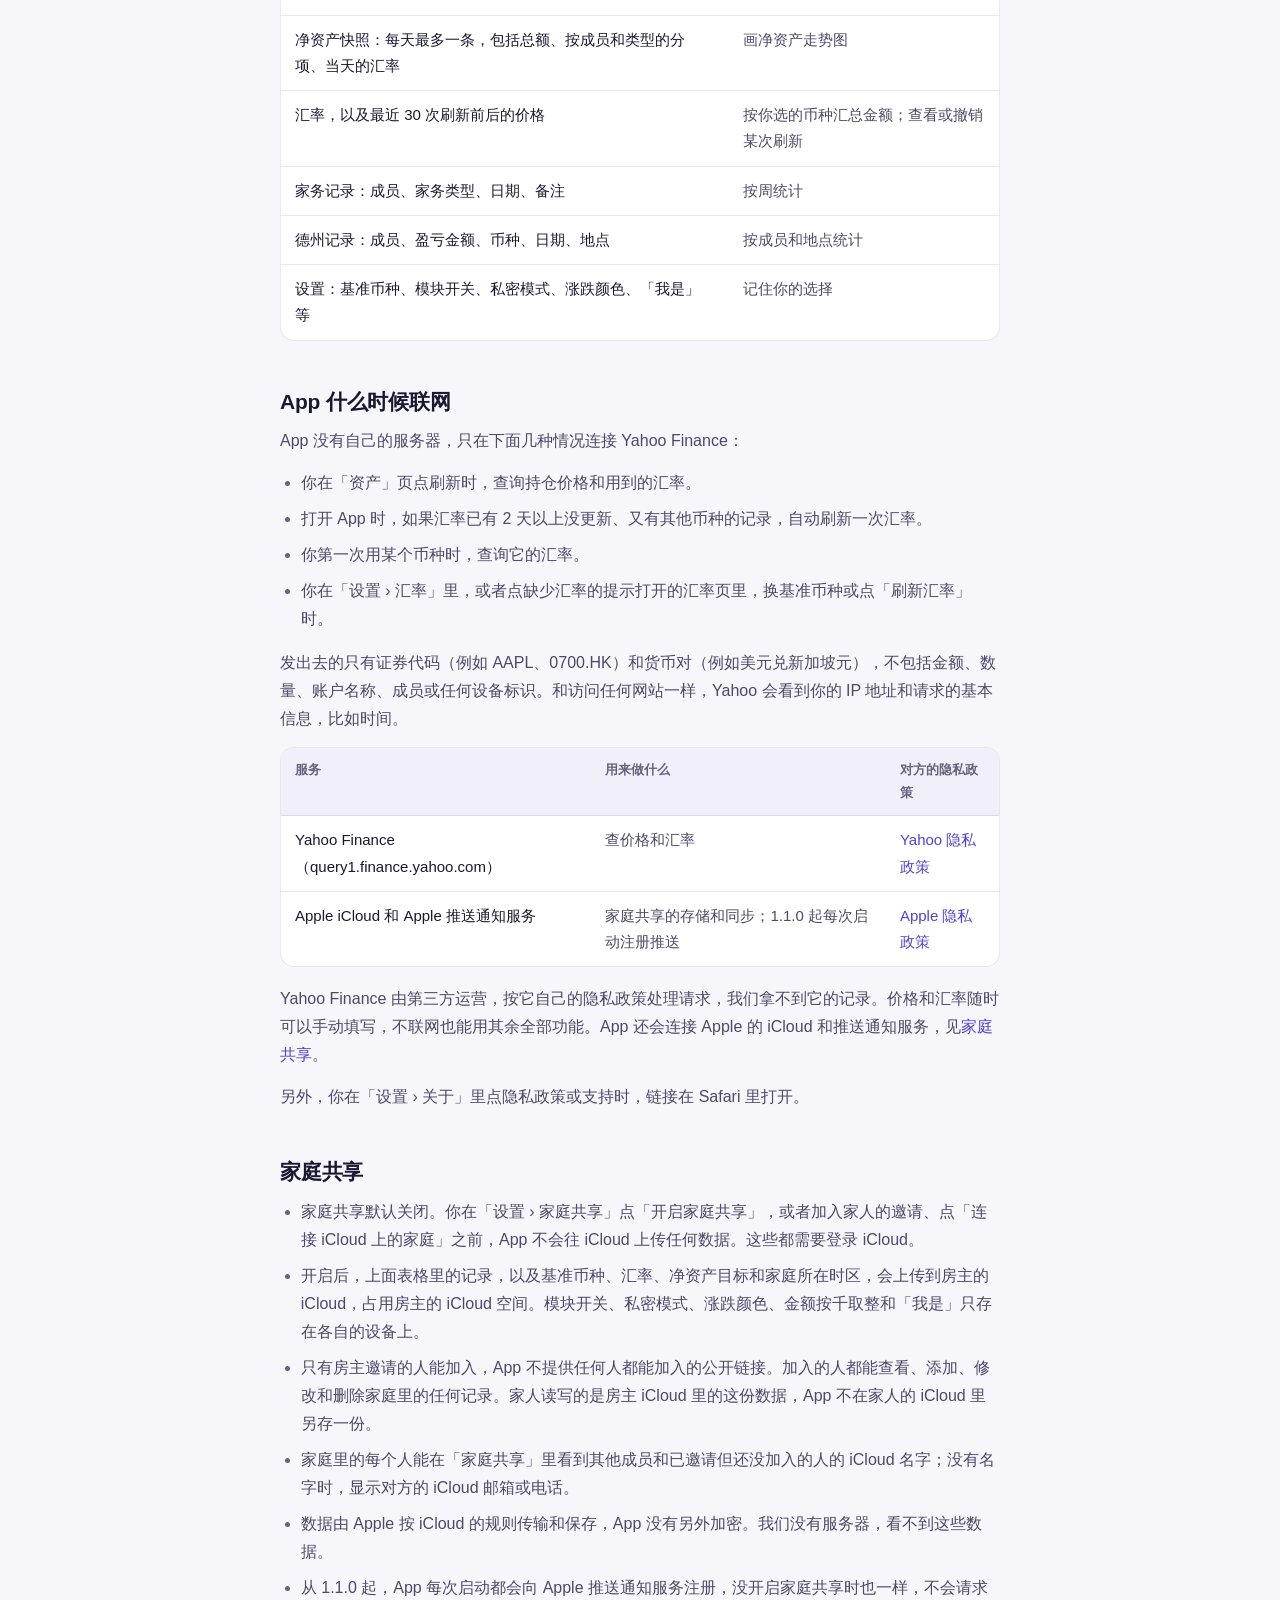
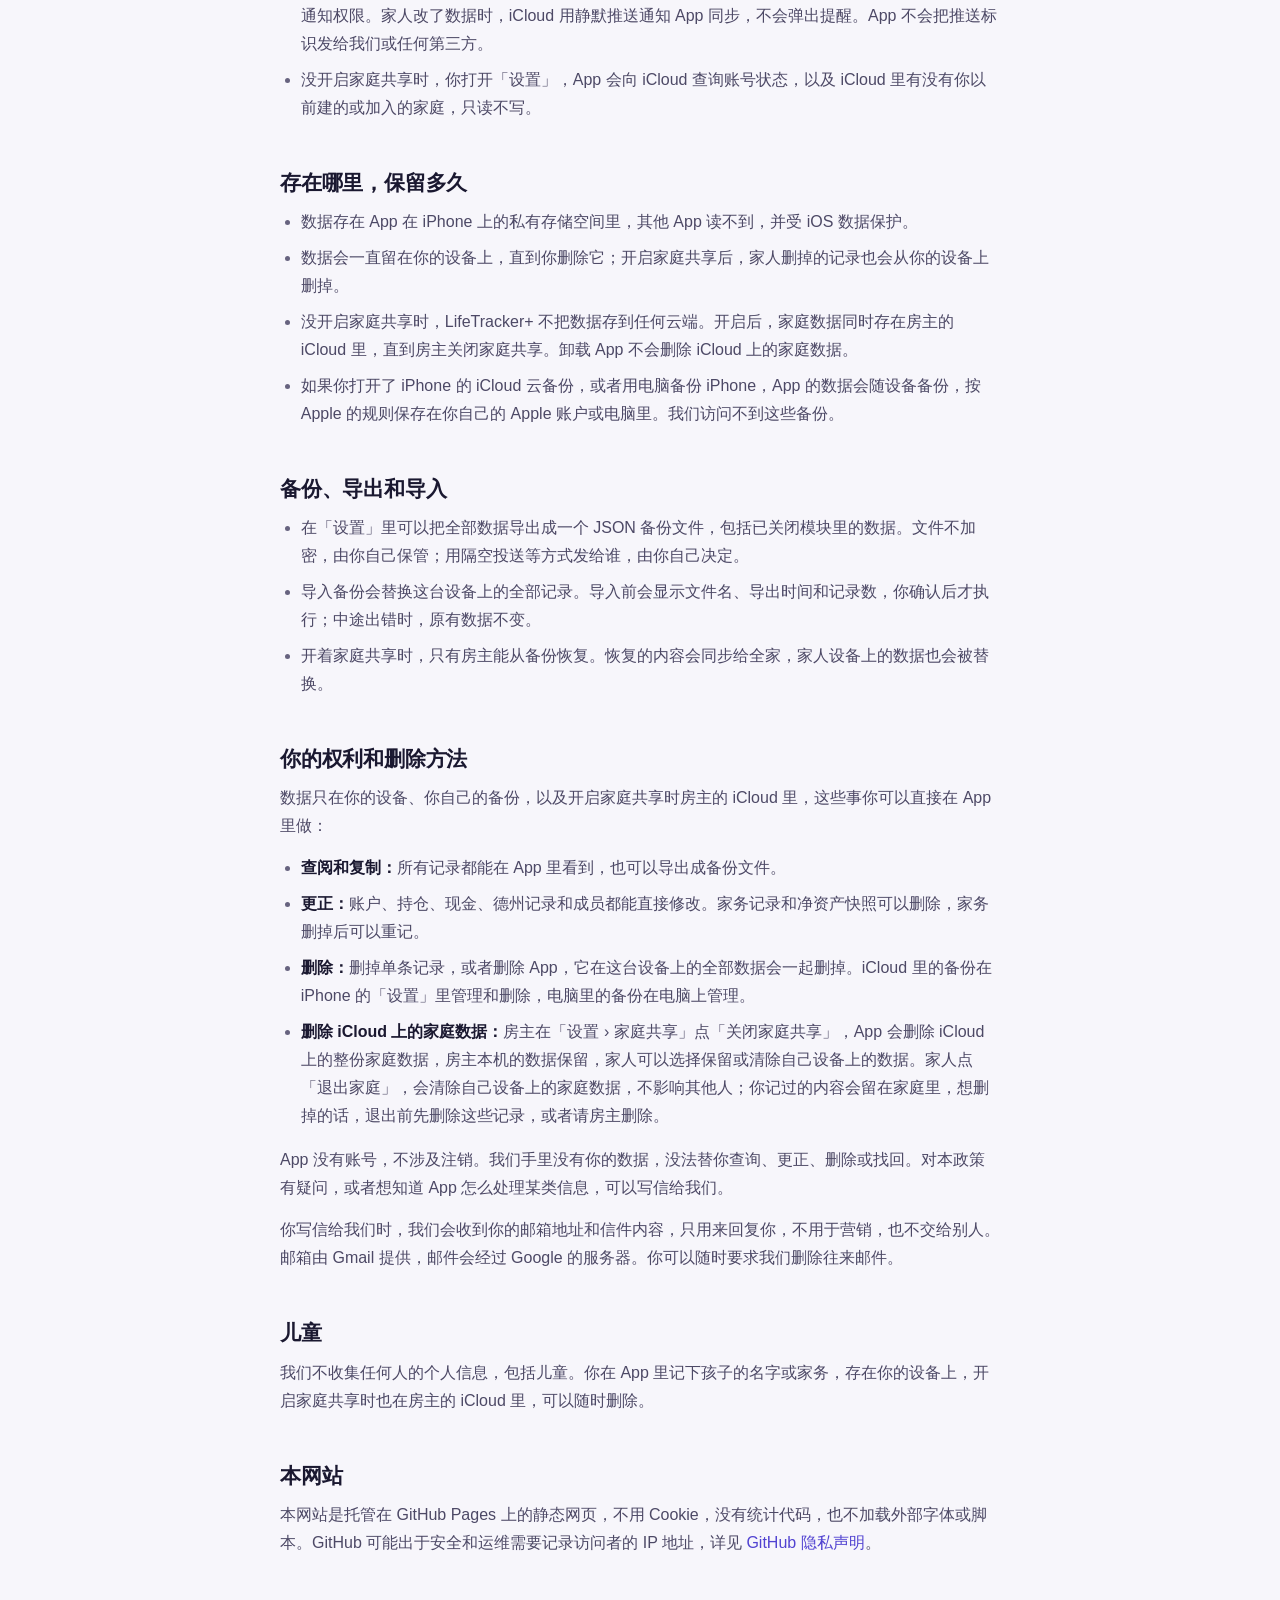
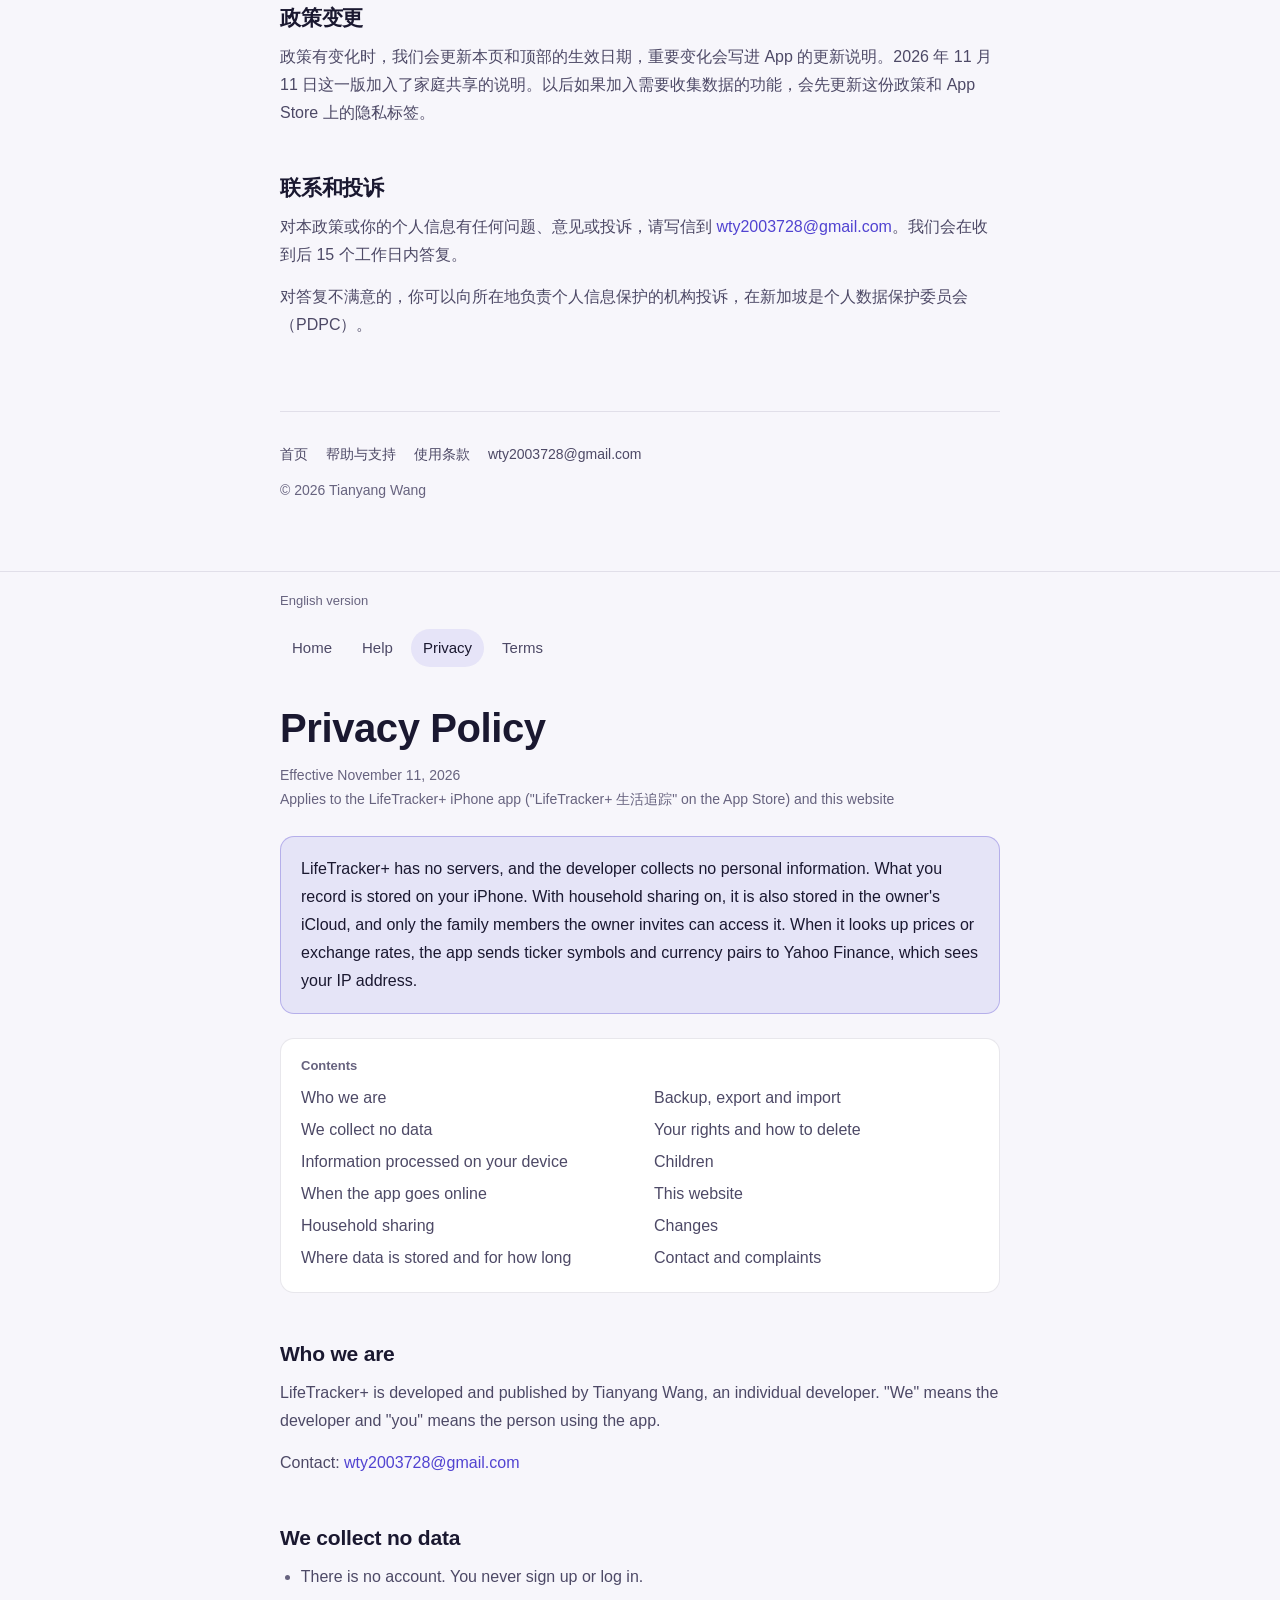
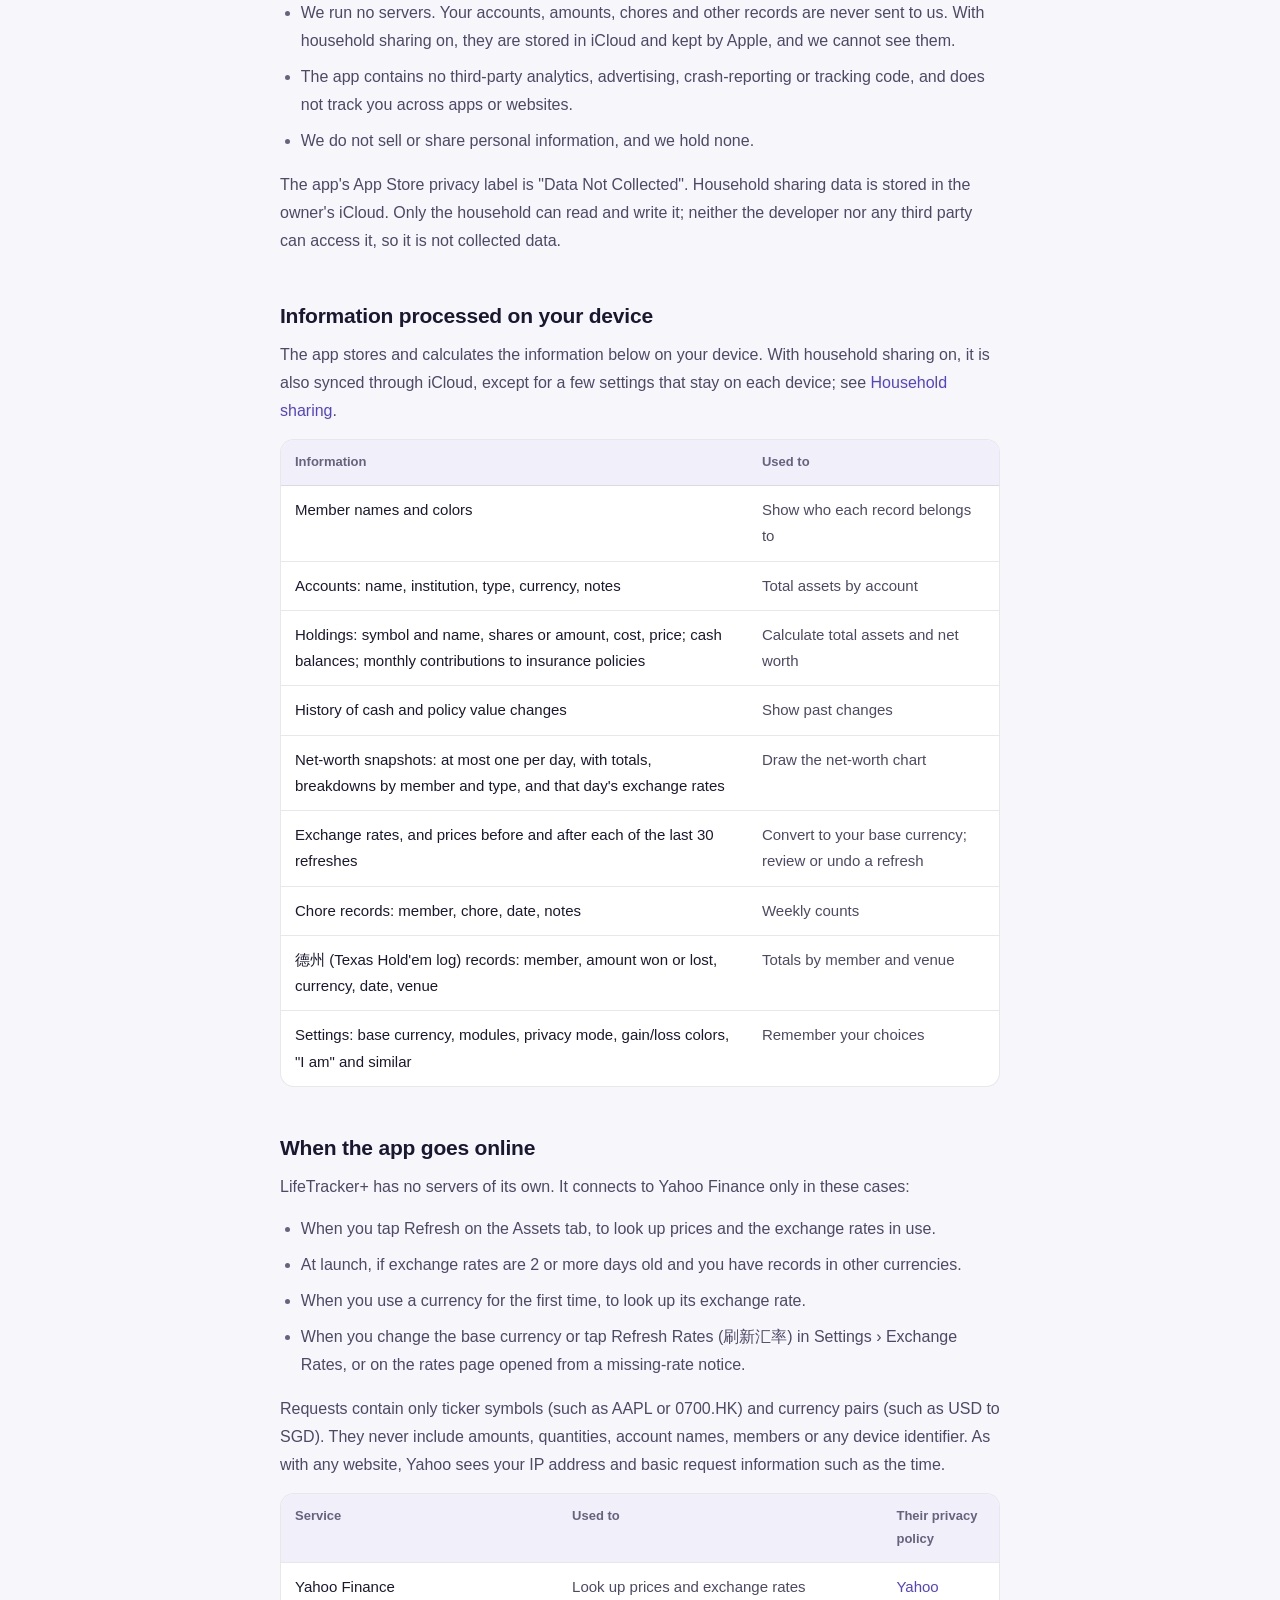
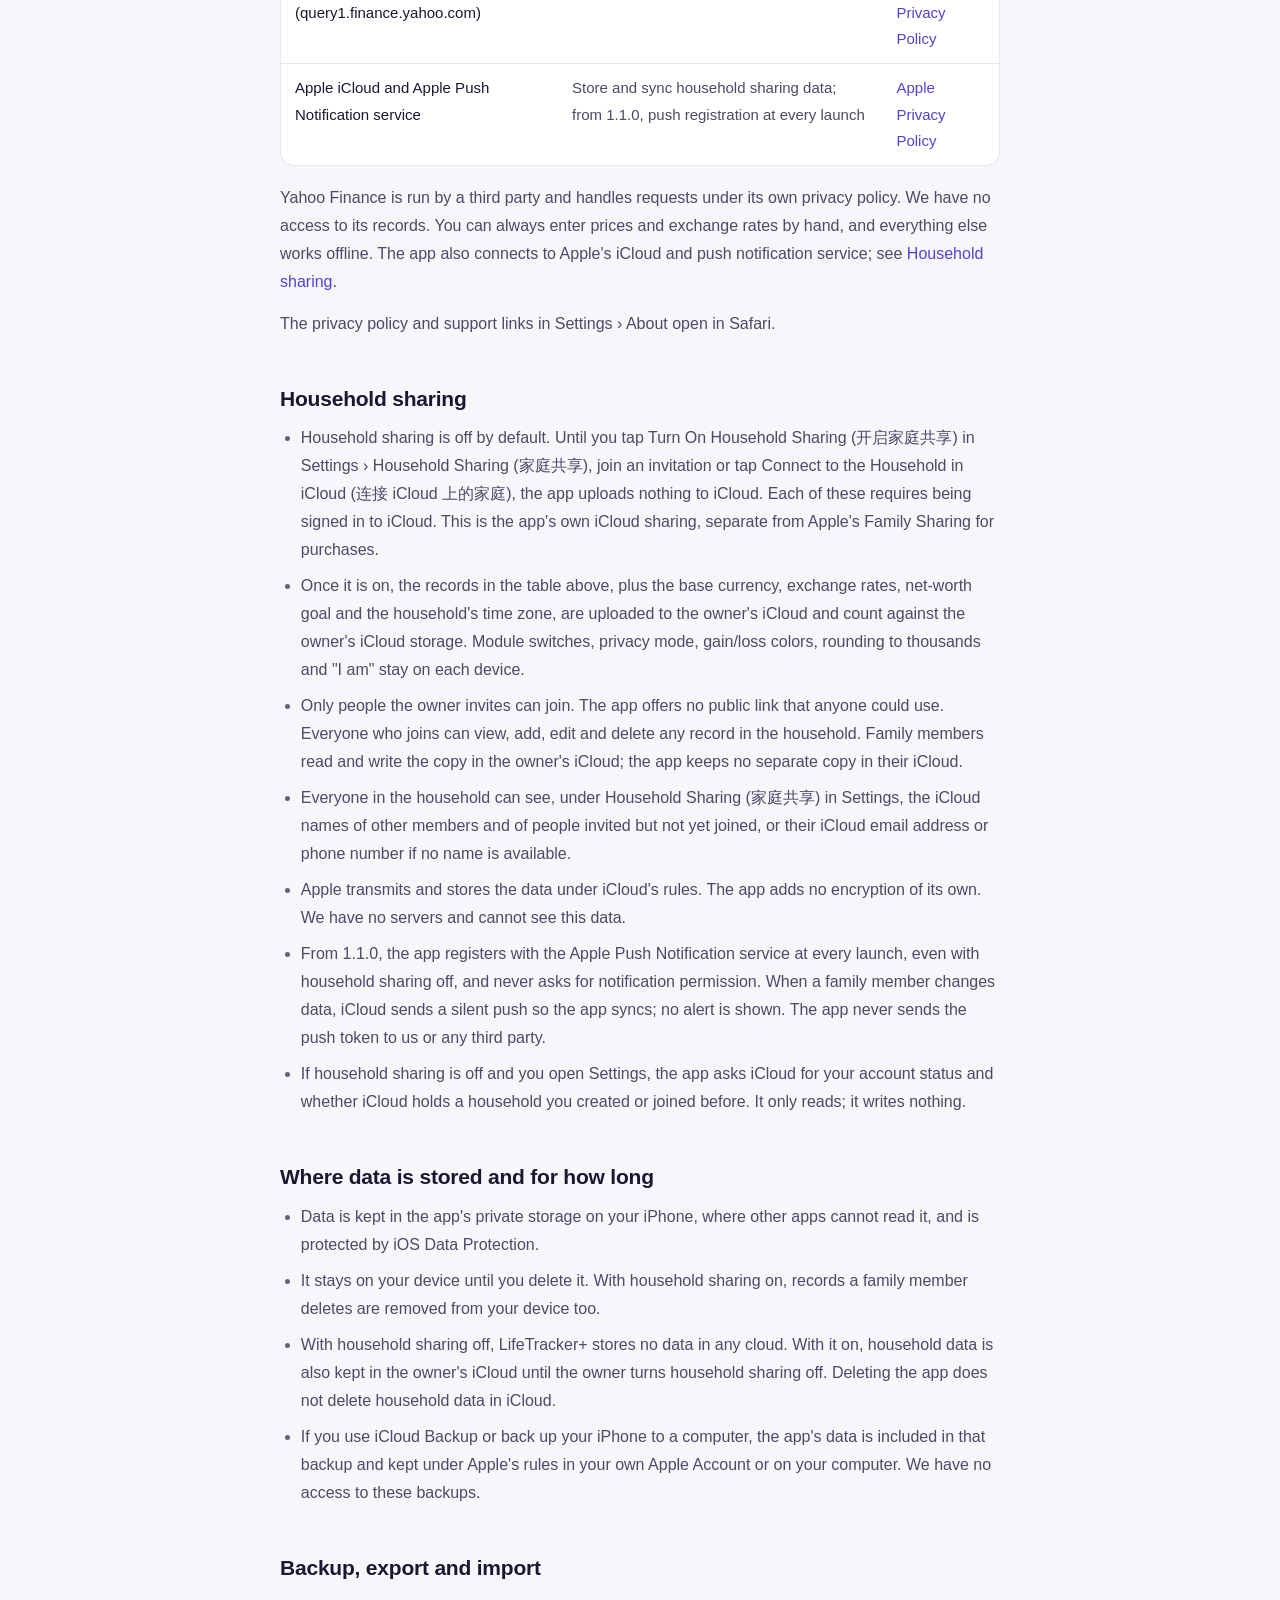
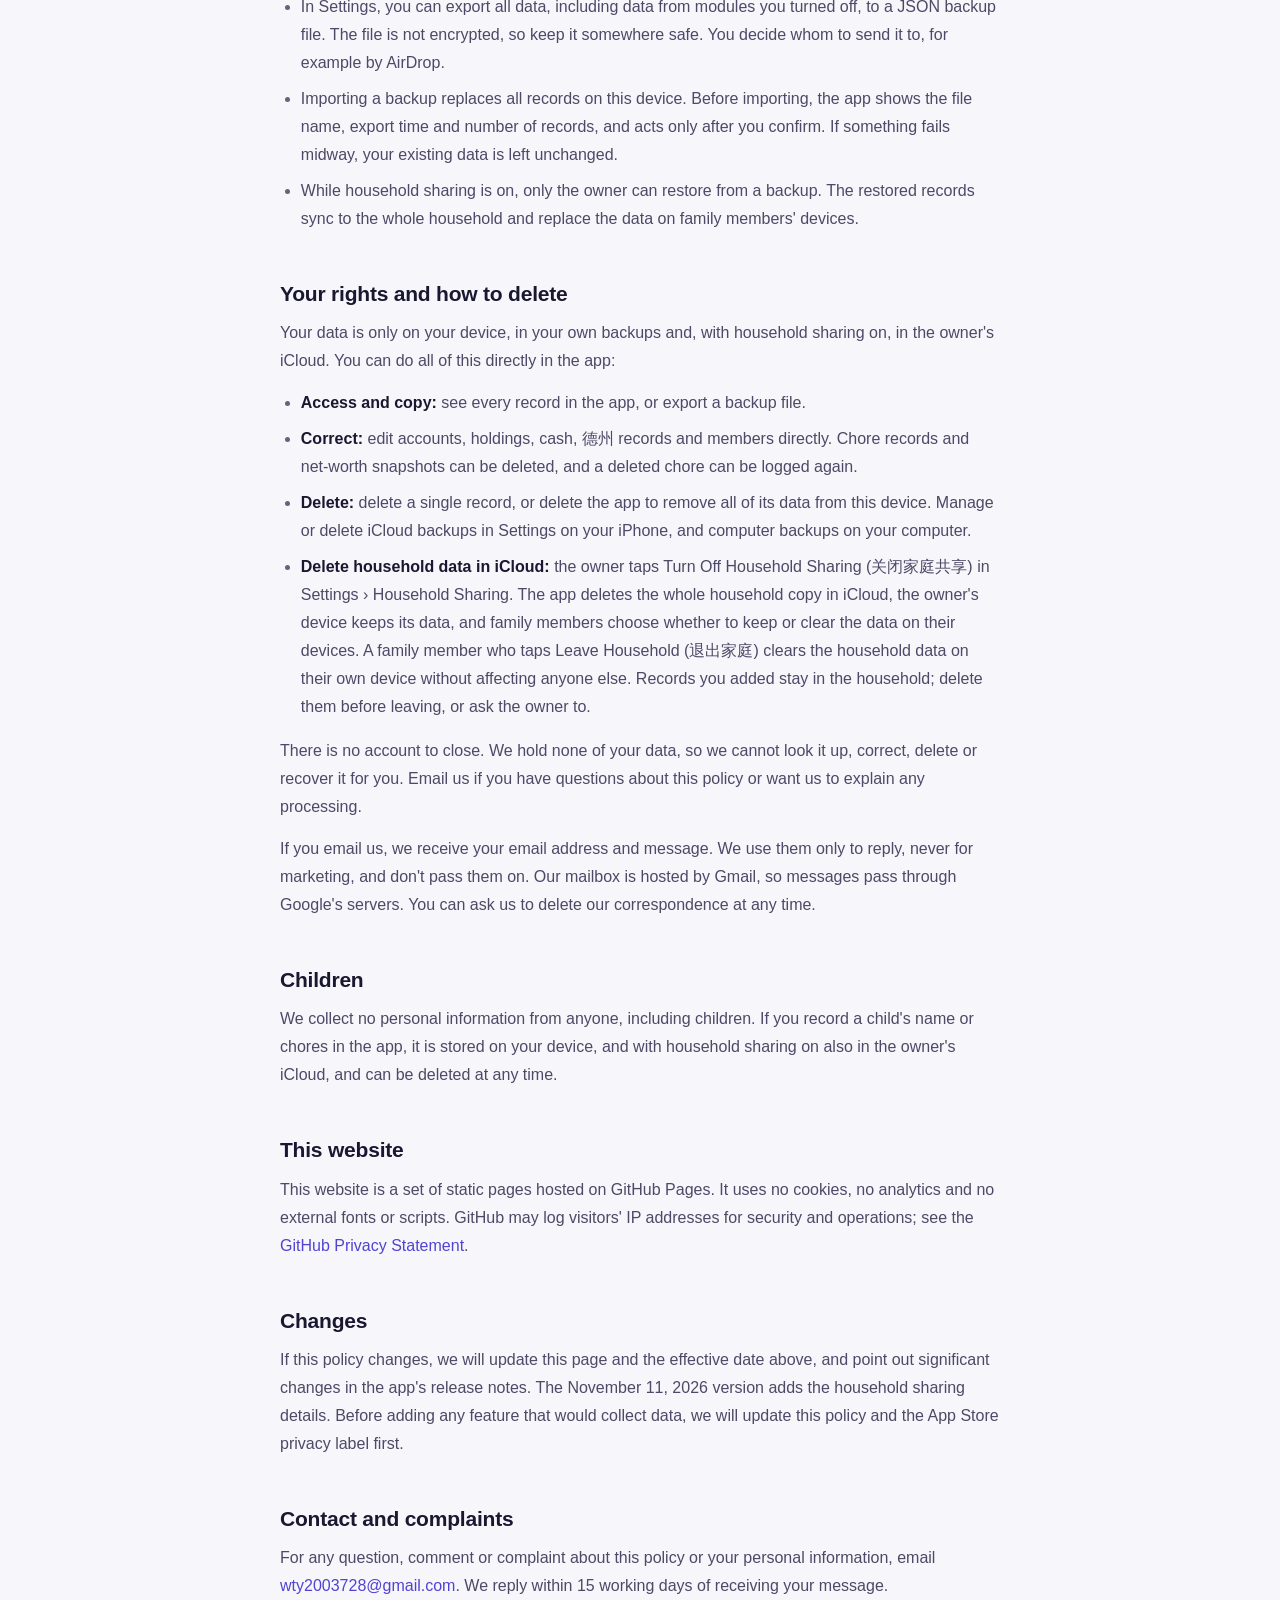
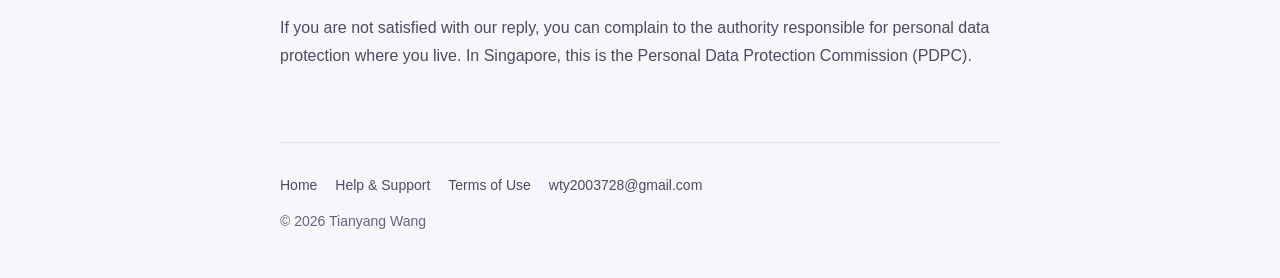
<file: lifetracker/privacy.html>
<!doctype html>
<html lang="zh-Hans">
<head>
<meta charset="utf-8">
<meta name="viewport" content="width=device-width, initial-scale=1, viewport-fit=cover">
<title>隐私政策 Privacy Policy · LifeTracker+</title>
<meta name="description" content="LifeTracker+ 隐私政策：没有服务器，开发者不收集任何数据，记录存在你的设备上，开启家庭共享后通过 iCloud 同步。LifeTracker+ privacy policy: no servers, no data collected, records stored on your device and synced through iCloud when Family Sharing is on.">
<meta name="color-scheme" content="light dark">
<meta name="theme-color" content="#F7F6FB" media="(prefers-color-scheme: light)">
<meta name="theme-color" content="#100F18" media="(prefers-color-scheme: dark)">
<link rel="icon" type="image/png" href="icon.png">
<link rel="apple-touch-icon" href="icon.png">
<link rel="stylesheet" href="style.css">
</head>
<body>
<a class="skip" href="#zh-top">跳到正文 · Skip to content</a>
<header class="topbar">
  <div class="wrap topbar-in">
    <a class="brand" href="index.html"><img class="mark" src="icon.png" alt="" width="30" height="30"><span class="brand-name">LifeTracker+</span></a>
    <nav class="langswitch" aria-label="语言 Language"><a class="lz" href="#zh" lang="zh-Hans">中文</a><a class="le" href="#en" lang="en">English</a></nav>
  </div>
</header>

<main>
<section class="lang" id="zh" data-lang="zh" lang="zh-Hans">
  <div class="wrap read">
    <nav class="pagenav" aria-label="网站导航">
      <a href="index.html#zh">首页</a>
      <a href="support.html#zh">帮助</a>
      <a href="privacy.html#zh" aria-current="page">隐私政策</a>
      <a href="terms.html#zh">使用条款</a>
    </nav>

    <article class="doc" id="zh-top">
      <h1>隐私政策</h1>
      <p class="meta">生效日期：2026 年 11 月 11 日<br>适用于 LifeTracker+（「LifeTracker+ 生活追踪」）iPhone App 和本网站</p>

      <div class="summary"><p>LifeTracker+ 没有服务器，开发者不收集你的任何个人信息。你记下的内容存在你的 iPhone 上；开启家庭共享后，也存在房主的 iCloud 里，只有房主邀请的家人能访问。查价格和汇率时，App 会把证券代码和货币对发给 Yahoo Finance，对方会看到你的 IP 地址。</p></div>

      <nav class="toc" aria-label="目录">
        <b>目录</b>
        <ul>
          <li><a href="#zh-who">我们是谁</a></li>
          <li><a href="#zh-collect">开发者不收集数据</a></li>
          <li><a href="#zh-device">在你设备上处理的信息</a></li>
          <li><a href="#zh-network">App 什么时候联网</a></li>
          <li><a href="#zh-family">家庭共享</a></li>
          <li><a href="#zh-storage">存在哪里，保留多久</a></li>
          <li><a href="#zh-backup">备份、导出和导入</a></li>
          <li><a href="#zh-rights">你的权利和删除方法</a></li>
          <li><a href="#zh-children">儿童</a></li>
          <li><a href="#zh-site">本网站</a></li>
          <li><a href="#zh-changes">政策变更</a></li>
          <li><a href="#zh-contact">联系和投诉</a></li>
        </ul>
      </nav>

      <h2 id="zh-who">我们是谁</h2>
      <p>LifeTracker+ 由个人开发者 Tianyang Wang 开发和发布。下文的「我们」指这位开发者，「你」指使用 App 的人。</p>
      <p>联系邮箱：<a href="mailto:wty2003728@gmail.com">wty2003728@gmail.com</a></p>

      <h2 id="zh-collect">开发者不收集数据</h2>
      <ul>
        <li>没有账号，不用注册或登录。</li>
        <li>我们没有服务器。你记下的账户、金额、家务和其他内容，都不会传给我们。开启家庭共享后，这些内容存在 iCloud 里，由 Apple 保管，我们看不到。</li>
        <li>App 里没有统计、广告、崩溃上报或追踪类的第三方代码，也不跨 App 或网站追踪你。</li>
        <li>我们不出售、不共享任何个人信息，手里也没有。</li>
      </ul>
      <p>App Store 上这款 App 的隐私标签是「未收集数据」。家庭共享的数据存在房主的 iCloud 里，只有家里的人能读写，开发者和第三方都访问不到，所以不算收集的数据。</p>

      <h2 id="zh-device">在你设备上处理的信息</h2>
      <p>下面这些信息在你的设备上保存和计算。开启家庭共享后，除了只存在本机的几项设置，也会同步到 iCloud，见<a href="#zh-family">家庭共享</a>。</p>
      <div class="table-wrap">
        <table>
          <thead><tr><th>信息</th><th>用来做什么</th></tr></thead>
          <tbody>
            <tr><td data-label="信息">成员的名字和颜色</td><td data-label="用来做什么">标出每条记录属于谁</td></tr>
            <tr><td data-label="信息">账户：名称、机构、类型、币种、备注</td><td data-label="用来做什么">按账户汇总资产</td></tr>
            <tr><td data-label="信息">持仓：证券代码和名称、数量或金额、成本、价格；现金余额；保单的每月缴费</td><td data-label="用来做什么">计算总资产和净资产</td></tr>
            <tr><td data-label="信息">现金和保单价值的变动记录</td><td data-label="用来做什么">查看以前的变动</td></tr>
            <tr><td data-label="信息">净资产快照：每天最多一条，包括总额、按成员和类型的分项、当天的汇率</td><td data-label="用来做什么">画净资产走势图</td></tr>
            <tr><td data-label="信息">汇率，以及最近 30 次刷新前后的价格</td><td data-label="用来做什么">按你选的币种汇总金额；查看或撤销某次刷新</td></tr>
            <tr><td data-label="信息">家务记录：成员、家务类型、日期、备注</td><td data-label="用来做什么">按周统计</td></tr>
            <tr><td data-label="信息">德州记录：成员、盈亏金额、币种、日期、地点</td><td data-label="用来做什么">按成员和地点统计</td></tr>
            <tr><td data-label="信息">设置：基准币种、模块开关、私密模式、涨跌颜色、「我是」等</td><td data-label="用来做什么">记住你的选择</td></tr>
          </tbody>
        </table>
      </div>

      <h2 id="zh-network">App 什么时候联网</h2>
      <p>App 没有自己的服务器，只在下面几种情况连接 Yahoo Finance：</p>
      <ul>
        <li>你在「资产」页点刷新时，查询持仓价格和用到的汇率。</li>
        <li>打开 App 时，如果汇率已有 2 天以上没更新、又有其他币种的记录，自动刷新一次汇率。</li>
        <li>你第一次用某个币种时，查询它的汇率。</li>
        <li>你在「设置 › 汇率」里，或者点缺少汇率的提示打开的汇率页里，换基准币种或点「刷新汇率」时。</li>
      </ul>
      <p>发出去的只有证券代码（例如 AAPL、0700.HK）和货币对（例如美元兑新加坡元），不包括金额、数量、账户名称、成员或任何设备标识。和访问任何网站一样，Yahoo 会看到你的 IP 地址和请求的基本信息，比如时间。</p>
      <div class="table-wrap">
        <table>
          <thead><tr><th>服务</th><th>用来做什么</th><th>对方的隐私政策</th></tr></thead>
          <tbody>
            <tr><td data-label="服务">Yahoo Finance（query1.finance.yahoo.com）</td><td data-label="用来做什么">查价格和汇率</td><td data-label="对方的隐私政策"><a href="https://legal.yahoo.com/us/en/yahoo/privacy/index.html">Yahoo 隐私政策</a></td></tr>
            <tr><td data-label="服务">Apple iCloud 和 Apple 推送通知服务</td><td data-label="用来做什么">家庭共享的存储和同步；1.1.0 起每次启动注册推送</td><td data-label="对方的隐私政策"><a href="https://www.apple.com/legal/privacy/">Apple 隐私政策</a></td></tr>
          </tbody>
        </table>
      </div>
      <p>Yahoo Finance 由第三方运营，按它自己的隐私政策处理请求，我们拿不到它的记录。价格和汇率随时可以手动填写，不联网也能用其余全部功能。App 还会连接 Apple 的 iCloud 和推送通知服务，见<a href="#zh-family">家庭共享</a>。</p>
      <p>另外，你在「设置 › 关于」里点隐私政策或支持时，链接在 Safari 里打开。</p>

      <h2 id="zh-family">家庭共享</h2>
      <ul>
        <li>家庭共享默认关闭。你在「设置 › 家庭共享」点「开启家庭共享」，或者加入家人的邀请、点「连接 iCloud 上的家庭」之前，App 不会往 iCloud 上传任何数据。这些都需要登录 iCloud。</li>
        <li>开启后，上面表格里的记录，以及基准币种、汇率、净资产目标和家庭所在时区，会上传到房主的 iCloud，占用房主的 iCloud 空间。模块开关、私密模式、涨跌颜色、金额按千取整和「我是」只存在各自的设备上。</li>
        <li>只有房主邀请的人能加入，App 不提供任何人都能加入的公开链接。加入的人都能查看、添加、修改和删除家庭里的任何记录。家人读写的是房主 iCloud 里的这份数据，App 不在家人的 iCloud 里另存一份。</li>
        <li>家庭里的每个人能在「家庭共享」里看到其他成员和已邀请但还没加入的人的 iCloud 名字；没有名字时，显示对方的 iCloud 邮箱或电话。</li>
        <li>数据由 Apple 按 iCloud 的规则传输和保存，App 没有另外加密。我们没有服务器，看不到这些数据。</li>
        <li>从 1.1.0 起，App 每次启动都会向 Apple 推送通知服务注册，没开启家庭共享时也一样，不会请求通知权限。家人改了数据时，iCloud 用静默推送通知 App 同步，不会弹出提醒。App 不会把推送标识发给我们或任何第三方。</li>
        <li>没开启家庭共享时，你打开「设置」，App 会向 iCloud 查询账号状态，以及 iCloud 里有没有你以前建的或加入的家庭，只读不写。</li>
      </ul>

      <h2 id="zh-storage">存在哪里，保留多久</h2>
      <ul>
        <li>数据存在 App 在 iPhone 上的私有存储空间里，其他 App 读不到，并受 iOS 数据保护。</li>
        <li>数据会一直留在你的设备上，直到你删除它；开启家庭共享后，家人删掉的记录也会从你的设备上删掉。</li>
        <li>没开启家庭共享时，LifeTracker+ 不把数据存到任何云端。开启后，家庭数据同时存在房主的 iCloud 里，直到房主关闭家庭共享。卸载 App 不会删除 iCloud 上的家庭数据。</li>
        <li>如果你打开了 iPhone 的 iCloud 云备份，或者用电脑备份 iPhone，App 的数据会随设备备份，按 Apple 的规则保存在你自己的 Apple 账户或电脑里。我们访问不到这些备份。</li>
      </ul>

      <h2 id="zh-backup">备份、导出和导入</h2>
      <ul>
        <li>在「设置」里可以把全部数据导出成一个 JSON 备份文件，包括已关闭模块里的数据。文件不加密，由你自己保管；用隔空投送等方式发给谁，由你自己决定。</li>
        <li>导入备份会替换这台设备上的全部记录。导入前会显示文件名、导出时间和记录数，你确认后才执行；中途出错时，原有数据不变。</li>
        <li>开着家庭共享时，只有房主能从备份恢复。恢复的内容会同步给全家，家人设备上的数据也会被替换。</li>
      </ul>

      <h2 id="zh-rights">你的权利和删除方法</h2>
      <p>数据只在你的设备、你自己的备份，以及开启家庭共享时房主的 iCloud 里，这些事你可以直接在 App 里做：</p>
      <ul>
        <li><strong>查阅和复制：</strong>所有记录都能在 App 里看到，也可以导出成备份文件。</li>
        <li><strong>更正：</strong>账户、持仓、现金、德州记录和成员都能直接修改。家务记录和净资产快照可以删除，家务删掉后可以重记。</li>
        <li><strong>删除：</strong>删掉单条记录，或者删除 App，它在这台设备上的全部数据会一起删掉。iCloud 里的备份在 iPhone 的「设置」里管理和删除，电脑里的备份在电脑上管理。</li>
        <li><strong>删除 iCloud 上的家庭数据：</strong>房主在「设置 › 家庭共享」点「关闭家庭共享」，App 会删除 iCloud 上的整份家庭数据，房主本机的数据保留，家人可以选择保留或清除自己设备上的数据。家人点「退出家庭」，会清除自己设备上的家庭数据，不影响其他人；你记过的内容会留在家庭里，想删掉的话，退出前先删除这些记录，或者请房主删除。</li>
      </ul>
      <p>App 没有账号，不涉及注销。我们手里没有你的数据，没法替你查询、更正、删除或找回。对本政策有疑问，或者想知道 App 怎么处理某类信息，可以写信给我们。</p>
      <p>你写信给我们时，我们会收到你的邮箱地址和信件内容，只用来回复你，不用于营销，也不交给别人。邮箱由 Gmail 提供，邮件会经过 Google 的服务器。你可以随时要求我们删除往来邮件。</p>

      <h2 id="zh-children">儿童</h2>
      <p>我们不收集任何人的个人信息，包括儿童。你在 App 里记下孩子的名字或家务，存在你的设备上，开启家庭共享时也在房主的 iCloud 里，可以随时删除。</p>

      <h2 id="zh-site">本网站</h2>
      <p>本网站是托管在 GitHub Pages 上的静态网页，不用 Cookie，没有统计代码，也不加载外部字体或脚本。GitHub 可能出于安全和运维需要记录访问者的 IP 地址，详见 <a href="https://docs.github.com/en/site-policy/privacy-policies/github-general-privacy-statement">GitHub 隐私声明</a>。</p>

      <h2 id="zh-changes">政策变更</h2>
      <p>政策有变化时，我们会更新本页和顶部的生效日期，重要变化会写进 App 的更新说明。2026 年 11 月 11 日这一版加入了家庭共享的说明。以后如果加入需要收集数据的功能，会先更新这份政策和 App Store 上的隐私标签。</p>

      <h2 id="zh-contact">联系和投诉</h2>
      <p>对本政策或你的个人信息有任何问题、意见或投诉，请写信到 <a href="mailto:wty2003728@gmail.com">wty2003728@gmail.com</a>。我们会在收到后 15 个工作日内答复。</p>
      <p>对答复不满意的，你可以向所在地负责个人信息保护的机构投诉，在新加坡是个人数据保护委员会（PDPC）。</p>
    </article>

    <footer class="foot">
      <div class="foot-links">
        <a href="index.html#zh">首页</a>
        <a href="support.html#zh">帮助与支持</a>
        <a href="terms.html#zh">使用条款</a>
        <a href="mailto:wty2003728@gmail.com">wty2003728@gmail.com</a>
      </div>
      <p>© 2026 Tianyang Wang</p>
    </footer>
  </div>
</section>

<section class="lang" id="en" data-lang="en" lang="en">
  <div class="wrap read">
    <p class="lang-note divider-note">English version</p>
    <nav class="pagenav" aria-label="Site">
      <a href="index.html#en">Home</a>
      <a href="support.html#en">Help</a>
      <a href="privacy.html#en" aria-current="page">Privacy</a>
      <a href="terms.html#en">Terms</a>
    </nav>

    <article class="doc" id="en-top">
      <h1>Privacy Policy</h1>
      <p class="meta">Effective November 11, 2026<br>Applies to the LifeTracker+ iPhone app ("LifeTracker+ 生活追踪" on the App Store) and this website</p>

      <div class="summary"><p>LifeTracker+ has no servers, and the developer collects no personal information. What you record is stored on your iPhone. With household sharing on, it is also stored in the owner's iCloud, and only the family members the owner invites can access it. When it looks up prices or exchange rates, the app sends ticker symbols and currency pairs to Yahoo Finance, which sees your IP address.</p></div>

      <nav class="toc" aria-label="Contents">
        <b>Contents</b>
        <ul>
          <li><a href="#en-who">Who we are</a></li>
          <li><a href="#en-collect">We collect no data</a></li>
          <li><a href="#en-device">Information processed on your device</a></li>
          <li><a href="#en-network">When the app goes online</a></li>
          <li><a href="#en-family">Household sharing</a></li>
          <li><a href="#en-storage">Where data is stored and for how long</a></li>
          <li><a href="#en-backup">Backup, export and import</a></li>
          <li><a href="#en-rights">Your rights and how to delete</a></li>
          <li><a href="#en-children">Children</a></li>
          <li><a href="#en-site">This website</a></li>
          <li><a href="#en-changes">Changes</a></li>
          <li><a href="#en-contact">Contact and complaints</a></li>
        </ul>
      </nav>

      <h2 id="en-who">Who we are</h2>
      <p>LifeTracker+ is developed and published by Tianyang Wang, an individual developer. "We" means the developer and "you" means the person using the app.</p>
      <p>Contact: <a href="mailto:wty2003728@gmail.com">wty2003728@gmail.com</a></p>

      <h2 id="en-collect">We collect no data</h2>
      <ul>
        <li>There is no account. You never sign up or log in.</li>
        <li>We run no servers. Your accounts, amounts, chores and other records are never sent to us. With household sharing on, they are stored in iCloud and kept by Apple, and we cannot see them.</li>
        <li>The app contains no third-party analytics, advertising, crash-reporting or tracking code, and does not track you across apps or websites.</li>
        <li>We do not sell or share personal information, and we hold none.</li>
      </ul>
      <p>The app's App Store privacy label is "Data Not Collected". Household sharing data is stored in the owner's iCloud. Only the household can read and write it; neither the developer nor any third party can access it, so it is not collected data.</p>

      <h2 id="en-device">Information processed on your device</h2>
      <p>The app stores and calculates the information below on your device. With household sharing on, it is also synced through iCloud, except for a few settings that stay on each device; see <a href="#en-family">Household sharing</a>.</p>
      <div class="table-wrap">
        <table>
          <thead><tr><th>Information</th><th>Used to</th></tr></thead>
          <tbody>
            <tr><td data-label="Information">Member names and colors</td><td data-label="Used to">Show who each record belongs to</td></tr>
            <tr><td data-label="Information">Accounts: name, institution, type, currency, notes</td><td data-label="Used to">Total assets by account</td></tr>
            <tr><td data-label="Information">Holdings: symbol and name, shares or amount, cost, price; cash balances; monthly contributions to insurance policies</td><td data-label="Used to">Calculate total assets and net worth</td></tr>
            <tr><td data-label="Information">History of cash and policy value changes</td><td data-label="Used to">Show past changes</td></tr>
            <tr><td data-label="Information">Net-worth snapshots: at most one per day, with totals, breakdowns by member and type, and that day's exchange rates</td><td data-label="Used to">Draw the net-worth chart</td></tr>
            <tr><td data-label="Information">Exchange rates, and prices before and after each of the last 30 refreshes</td><td data-label="Used to">Convert to your base currency; review or undo a refresh</td></tr>
            <tr><td data-label="Information">Chore records: member, chore, date, notes</td><td data-label="Used to">Weekly counts</td></tr>
            <tr><td data-label="Information">德州 (Texas Hold'em log) records: member, amount won or lost, currency, date, venue</td><td data-label="Used to">Totals by member and venue</td></tr>
            <tr><td data-label="Information">Settings: base currency, modules, privacy mode, gain/loss colors, "I am" and similar</td><td data-label="Used to">Remember your choices</td></tr>
          </tbody>
        </table>
      </div>

      <h2 id="en-network">When the app goes online</h2>
      <p>LifeTracker+ has no servers of its own. It connects to Yahoo Finance only in these cases:</p>
      <ul>
        <li>When you tap Refresh on the Assets tab, to look up prices and the exchange rates in use.</li>
        <li>At launch, if exchange rates are 2 or more days old and you have records in other currencies.</li>
        <li>When you use a currency for the first time, to look up its exchange rate.</li>
        <li>When you change the base currency or tap Refresh Rates (刷新汇率) in Settings › Exchange Rates, or on the rates page opened from a missing-rate notice.</li>
      </ul>
      <p>Requests contain only ticker symbols (such as AAPL or 0700.HK) and currency pairs (such as USD to SGD). They never include amounts, quantities, account names, members or any device identifier. As with any website, Yahoo sees your IP address and basic request information such as the time.</p>
      <div class="table-wrap">
        <table>
          <thead><tr><th>Service</th><th>Used to</th><th>Their privacy policy</th></tr></thead>
          <tbody>
            <tr><td data-label="Service">Yahoo Finance (query1.finance.yahoo.com)</td><td data-label="Used to">Look up prices and exchange rates</td><td data-label="Their privacy policy"><a href="https://legal.yahoo.com/us/en/yahoo/privacy/index.html">Yahoo Privacy Policy</a></td></tr>
            <tr><td data-label="Service">Apple iCloud and Apple Push Notification service</td><td data-label="Used to">Store and sync household sharing data; from 1.1.0, push registration at every launch</td><td data-label="Their privacy policy"><a href="https://www.apple.com/legal/privacy/">Apple Privacy Policy</a></td></tr>
          </tbody>
        </table>
      </div>
      <p>Yahoo Finance is run by a third party and handles requests under its own privacy policy. We have no access to its records. You can always enter prices and exchange rates by hand, and everything else works offline. The app also connects to Apple's iCloud and push notification service; see <a href="#en-family">Household sharing</a>.</p>
      <p>The privacy policy and support links in Settings › About open in Safari.</p>

      <h2 id="en-family">Household sharing</h2>
      <ul>
        <li>Household sharing is off by default. Until you tap Turn On Household Sharing (开启家庭共享) in Settings › Household Sharing (家庭共享), join an invitation or tap Connect to the Household in iCloud (连接 iCloud 上的家庭), the app uploads nothing to iCloud. Each of these requires being signed in to iCloud. This is the app's own iCloud sharing, separate from Apple's Family Sharing for purchases.</li>
        <li>Once it is on, the records in the table above, plus the base currency, exchange rates, net-worth goal and the household's time zone, are uploaded to the owner's iCloud and count against the owner's iCloud storage. Module switches, privacy mode, gain/loss colors, rounding to thousands and "I am" stay on each device.</li>
        <li>Only people the owner invites can join. The app offers no public link that anyone could use. Everyone who joins can view, add, edit and delete any record in the household. Family members read and write the copy in the owner's iCloud; the app keeps no separate copy in their iCloud.</li>
        <li>Everyone in the household can see, under Household Sharing (家庭共享) in Settings, the iCloud names of other members and of people invited but not yet joined, or their iCloud email address or phone number if no name is available.</li>
        <li>Apple transmits and stores the data under iCloud's rules. The app adds no encryption of its own. We have no servers and cannot see this data.</li>
        <li>From 1.1.0, the app registers with the Apple Push Notification service at every launch, even with household sharing off, and never asks for notification permission. When a family member changes data, iCloud sends a silent push so the app syncs; no alert is shown. The app never sends the push token to us or any third party.</li>
        <li>If household sharing is off and you open Settings, the app asks iCloud for your account status and whether iCloud holds a household you created or joined before. It only reads; it writes nothing.</li>
      </ul>

      <h2 id="en-storage">Where data is stored and for how long</h2>
      <ul>
        <li>Data is kept in the app's private storage on your iPhone, where other apps cannot read it, and is protected by iOS Data Protection.</li>
        <li>It stays on your device until you delete it. With household sharing on, records a family member deletes are removed from your device too.</li>
        <li>With household sharing off, LifeTracker+ stores no data in any cloud. With it on, household data is also kept in the owner's iCloud until the owner turns household sharing off. Deleting the app does not delete household data in iCloud.</li>
        <li>If you use iCloud Backup or back up your iPhone to a computer, the app's data is included in that backup and kept under Apple's rules in your own Apple Account or on your computer. We have no access to these backups.</li>
      </ul>

      <h2 id="en-backup">Backup, export and import</h2>
      <ul>
        <li>In Settings, you can export all data, including data from modules you turned off, to a JSON backup file. The file is not encrypted, so keep it somewhere safe. You decide whom to send it to, for example by AirDrop.</li>
        <li>Importing a backup replaces all records on this device. Before importing, the app shows the file name, export time and number of records, and acts only after you confirm. If something fails midway, your existing data is left unchanged.</li>
        <li>While household sharing is on, only the owner can restore from a backup. The restored records sync to the whole household and replace the data on family members' devices.</li>
      </ul>

      <h2 id="en-rights">Your rights and how to delete</h2>
      <p>Your data is only on your device, in your own backups and, with household sharing on, in the owner's iCloud. You can do all of this directly in the app:</p>
      <ul>
        <li><strong>Access and copy:</strong> see every record in the app, or export a backup file.</li>
        <li><strong>Correct:</strong> edit accounts, holdings, cash, 德州 records and members directly. Chore records and net-worth snapshots can be deleted, and a deleted chore can be logged again.</li>
        <li><strong>Delete:</strong> delete a single record, or delete the app to remove all of its data from this device. Manage or delete iCloud backups in Settings on your iPhone, and computer backups on your computer.</li>
        <li><strong>Delete household data in iCloud:</strong> the owner taps Turn Off Household Sharing (关闭家庭共享) in Settings › Household Sharing. The app deletes the whole household copy in iCloud, the owner's device keeps its data, and family members choose whether to keep or clear the data on their devices. A family member who taps Leave Household (退出家庭) clears the household data on their own device without affecting anyone else. Records you added stay in the household; delete them before leaving, or ask the owner to.</li>
      </ul>
      <p>There is no account to close. We hold none of your data, so we cannot look it up, correct, delete or recover it for you. Email us if you have questions about this policy or want us to explain any processing.</p>
      <p>If you email us, we receive your email address and message. We use them only to reply, never for marketing, and don't pass them on. Our mailbox is hosted by Gmail, so messages pass through Google's servers. You can ask us to delete our correspondence at any time.</p>

      <h2 id="en-children">Children</h2>
      <p>We collect no personal information from anyone, including children. If you record a child's name or chores in the app, it is stored on your device, and with household sharing on also in the owner's iCloud, and can be deleted at any time.</p>

      <h2 id="en-site">This website</h2>
      <p>This website is a set of static pages hosted on GitHub Pages. It uses no cookies, no analytics and no external fonts or scripts. GitHub may log visitors' IP addresses for security and operations; see the <a href="https://docs.github.com/en/site-policy/privacy-policies/github-general-privacy-statement">GitHub Privacy Statement</a>.</p>

      <h2 id="en-changes">Changes</h2>
      <p>If this policy changes, we will update this page and the effective date above, and point out significant changes in the app's release notes. The November 11, 2026 version adds the household sharing details. Before adding any feature that would collect data, we will update this policy and the App Store privacy label first.</p>

      <h2 id="en-contact">Contact and complaints</h2>
      <p>For any question, comment or complaint about this policy or your personal information, email <a href="mailto:wty2003728@gmail.com">wty2003728@gmail.com</a>. We reply within 15 working days of receiving your message.</p>
      <p>If you are not satisfied with our reply, you can complain to the authority responsible for personal data protection where you live. In Singapore, this is the Personal Data Protection Commission (PDPC).</p>
    </article>

    <footer class="foot">
      <div class="foot-links">
        <a href="index.html#en">Home</a>
        <a href="support.html#en">Help &amp; Support</a>
        <a href="terms.html#en">Terms of Use</a>
        <a href="mailto:wty2003728@gmail.com">wty2003728@gmail.com</a>
      </div>
      <p>© 2026 Tianyang Wang</p>
    </footer>
  </div>
</section>
</main>
</body>
</html>
</file>
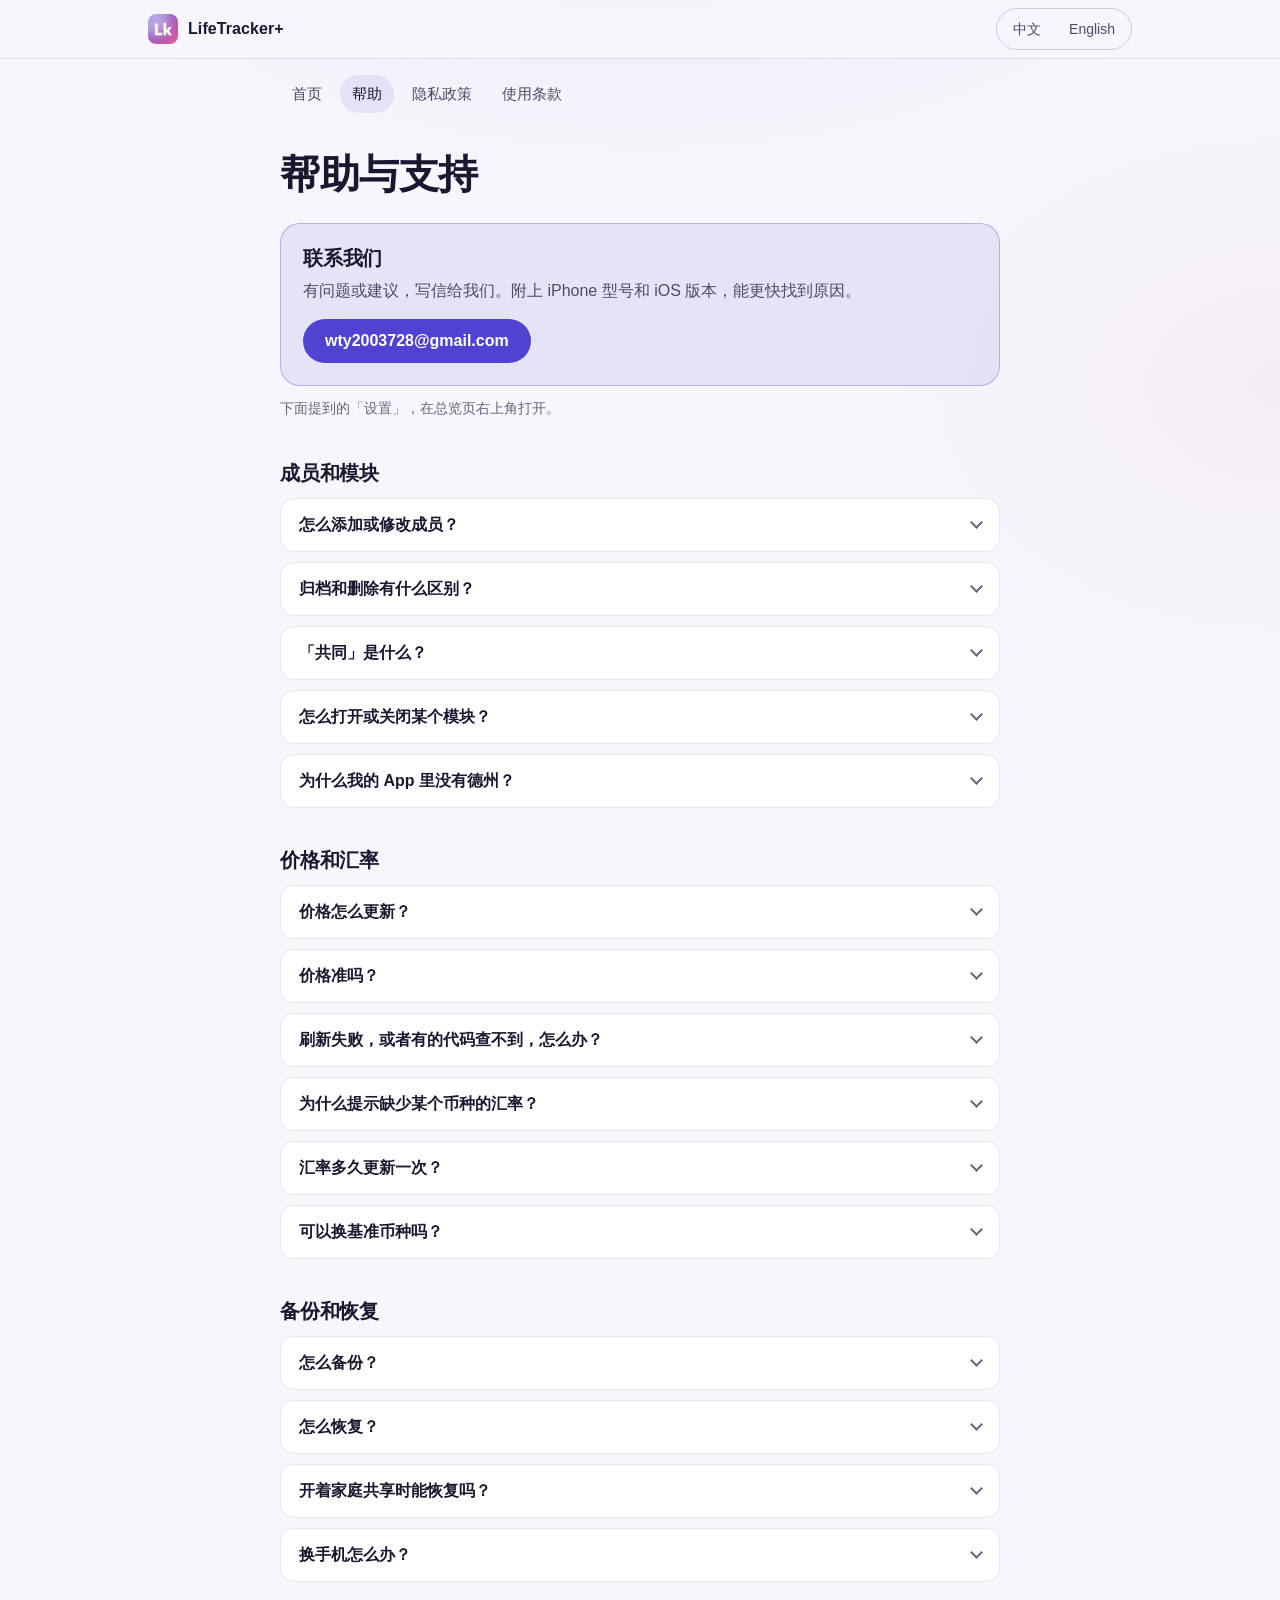
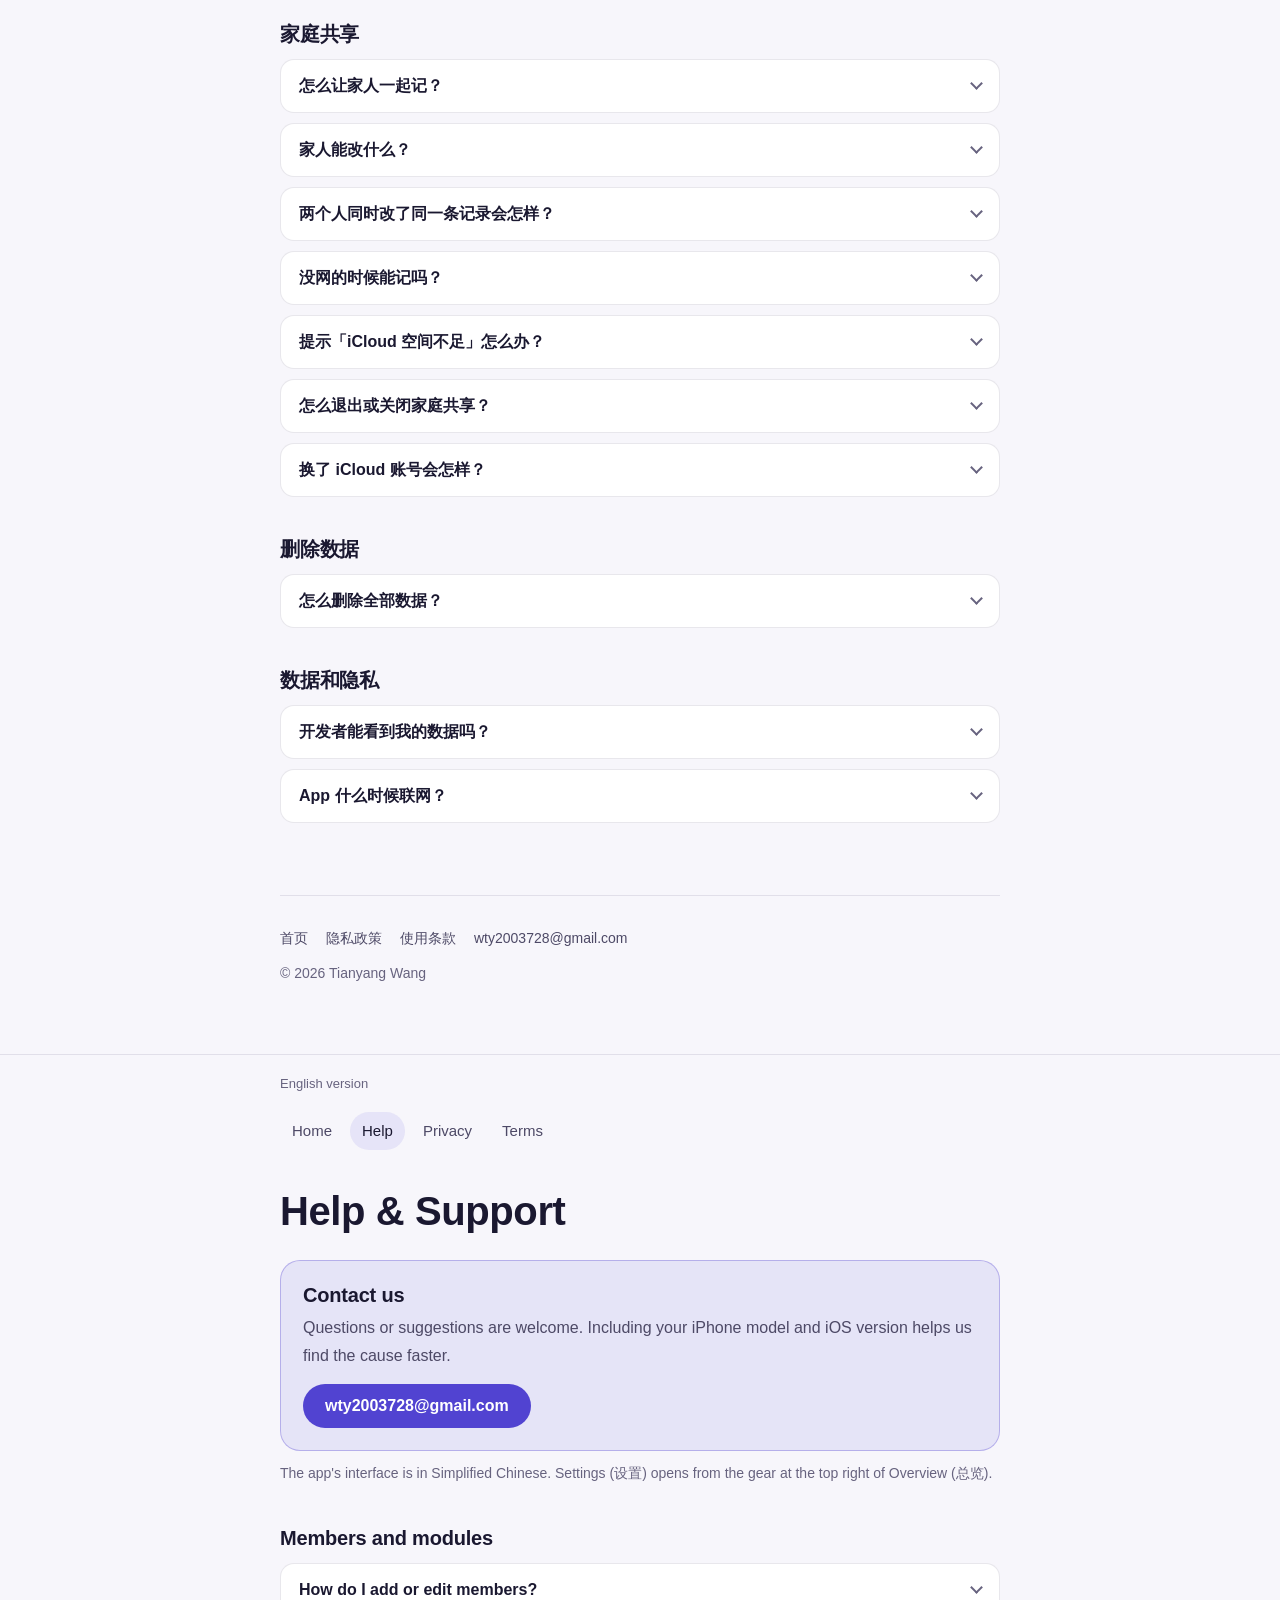
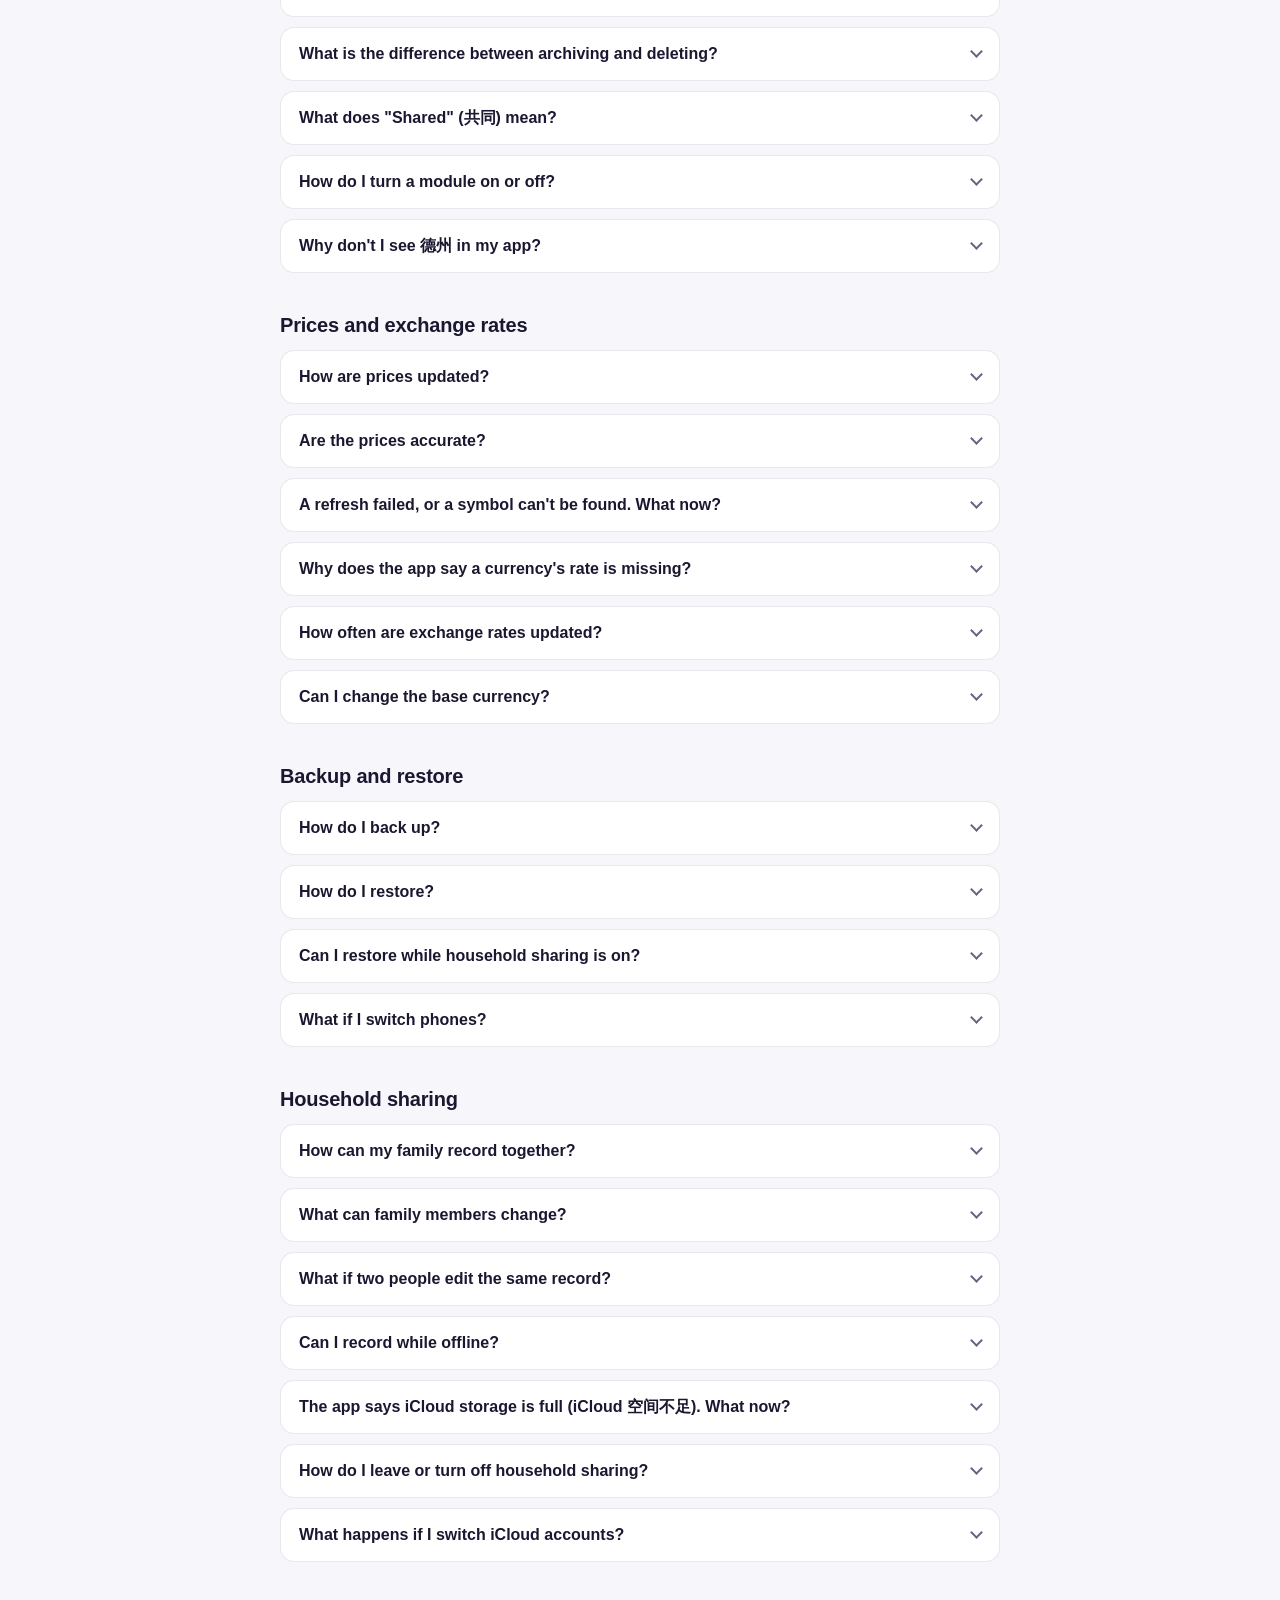
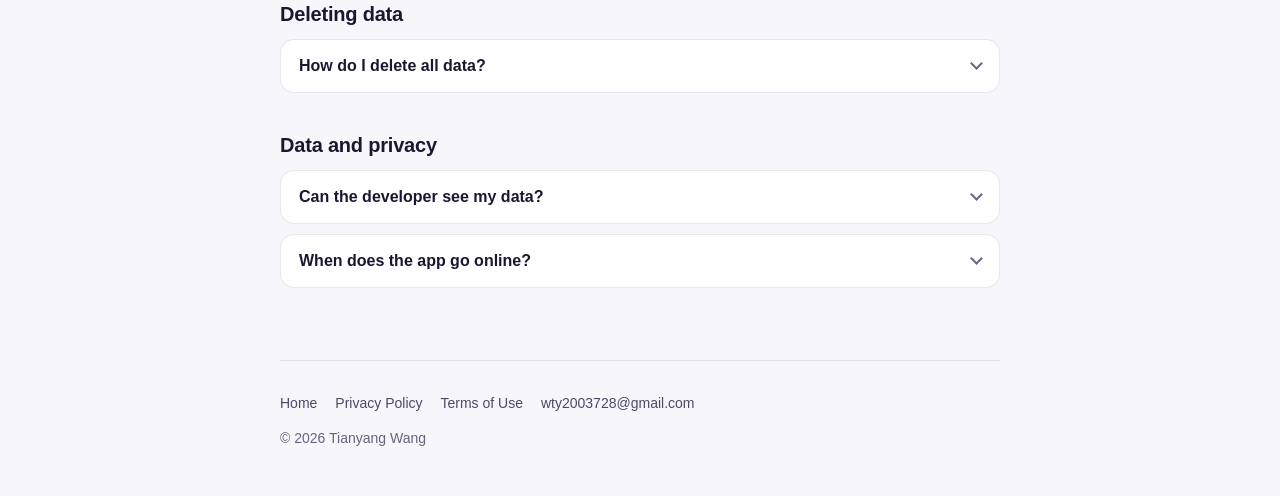
<file: lifetracker/support.html>
<!doctype html>
<html lang="zh-Hans">
<head>
<meta charset="utf-8">
<meta name="viewport" content="width=device-width, initial-scale=1, viewport-fit=cover">
<title>帮助与支持 Support · LifeTracker+</title>
<meta name="description" content="LifeTracker+ 帮助与支持：常见问题和联系方式。LifeTracker+ support: common questions and how to reach us.">
<meta name="color-scheme" content="light dark">
<meta name="theme-color" content="#F7F6FB" media="(prefers-color-scheme: light)">
<meta name="theme-color" content="#100F18" media="(prefers-color-scheme: dark)">
<link rel="icon" type="image/png" href="icon.png">
<link rel="apple-touch-icon" href="icon.png">
<link rel="stylesheet" href="style.css">
</head>
<body>
<a class="skip" href="#zh-top">跳到正文 · Skip to content</a>
<header class="topbar">
  <div class="wrap topbar-in">
    <a class="brand" href="index.html"><img class="mark" src="icon.png" alt="" width="30" height="30"><span class="brand-name">LifeTracker+</span></a>
    <nav class="langswitch" aria-label="语言 Language"><a class="lz" href="#zh" lang="zh-Hans">中文</a><a class="le" href="#en" lang="en">English</a></nav>
  </div>
</header>

<main>
<section class="lang" id="zh" data-lang="zh" lang="zh-Hans">
  <div class="wrap read">
    <nav class="pagenav" aria-label="网站导航">
      <a href="index.html#zh">首页</a>
      <a href="support.html#zh" aria-current="page">帮助</a>
      <a href="privacy.html#zh">隐私政策</a>
      <a href="terms.html#zh">使用条款</a>
    </nav>

    <article class="doc" id="zh-top">
      <h1>帮助与支持</h1>

      <div class="contact">
        <h2>联系我们</h2>
        <p>有问题或建议，写信给我们。附上 iPhone 型号和 iOS 版本，能更快找到原因。</p>
        <a class="btn btn-solid" href="mailto:wty2003728@gmail.com?subject=LifeTracker%2B">wty2003728@gmail.com</a>
      </div>

      <p class="meta">下面提到的「设置」，在总览页右上角打开。</p>

      <section class="faq-group" aria-labelledby="zh-members">
        <h2 id="zh-members">成员和模块</h2>
        <details>
          <summary>怎么添加或修改成员？</summary>
          <div class="answer"><p>在「设置 › 成员」里添加成员，改名字或颜色。只有一个成员时，记家务和德州不用选人。</p></div>
        </details>
        <details>
          <summary>归档和删除有什么区别？</summary>
          <div class="answer"><p>还没有任何记录的成员可以直接删除。有记录的成员只能归档：记录都保留，成员从选择列表里隐藏，以后可以恢复。至少要留一个没归档的成员。</p></div>
        </details>
        <details>
          <summary>「共同」是什么？</summary>
          <div class="answer"><p>不属于某一个人的账户，比如联名账户或家里的房子，可以设成「共同」。看「全部」时会算进去，也可以单独看「共同」。</p></div>
        </details>
        <details>
          <summary>怎么打开或关闭某个模块？</summary>
          <div class="answer"><p>在「设置 › 模块」里开关。关掉只是隐藏，数据都保留。资产模块关闭期间，打开 App 时不会刷新汇率，也不会记录当天的净资产。保单每月缴费照常累计，重新打开后会补上这段时间的变动记录。</p></div>
        </details>
        <details>
          <summary>为什么我的 App 里没有德州？</summary>
          <div class="answer"><p>德州默认关闭，在「设置 › 模块」里打开。它只记录线下打德州时每个人的盈亏、日期和地点，App 里不能打牌、下注或付款。</p><p>导入含德州记录的备份时，如果这台 iPhone 上从没开关过德州，导入后会自动打开。</p></div>
        </details>
      </section>

      <section class="faq-group" aria-labelledby="zh-prices">
        <h2 id="zh-prices">价格和汇率</h2>
        <details>
          <summary>价格怎么更新？</summary>
          <div class="answer"><p>在「资产」页点右上角的刷新按钮，App 会查询持仓的最新价格和用到的汇率。也可以在持仓里直接填现价。App 不会在后台自己刷新价格。</p></div>
        </details>
        <details>
          <summary>价格准吗？</summary>
          <div class="answer"><p>行情数据来自 Yahoo Finance，可能有延迟，仅供参考。需要准确的数字时，以券商、银行或基金公司给你的为准。</p></div>
        </details>
        <details>
          <summary>刷新失败，或者有的代码查不到，怎么办？</summary>
          <div class="answer"><p>先看网络是否正常。代码要按 Yahoo Finance 的写法填，比如港股 0700.HK、新加坡股票 D05.SI；A 股直接填 6 位代码。持仓的币种要和报价币种一致，比如美股选 USD，否则刷新时会提示币种不一致，不更新价格。行情服务查不到的持仓，手动填现价就行。</p></div>
        </details>
        <details>
          <summary>为什么提示缺少某个币种的汇率？</summary>
          <div class="answer"><p>某个币种还没有汇率时，这部分金额暂时算不进总数。可以在「设置 › 汇率」里点「刷新汇率」，也可以手动填写。</p></div>
        </details>
        <details>
          <summary>汇率多久更新一次？</summary>
          <div class="answer"><p>点刷新时更新。打开 App 时，如果汇率已有 2 天以上没更新，会自动刷新一次。第一次用到某个币种时，App 也会去查它的汇率。</p></div>
        </details>
        <details>
          <summary>可以换基准币种吗？</summary>
          <div class="answer"><p>基准币种是所有金额汇总时用的币种，在「设置 › 汇率 › 基准币种」里换。换了以后，总数按新币种重新计算。以前的净资产记录里如果没有新币种的汇率，就用现在的汇率近似换算，图上标为估算。</p></div>
        </details>
      </section>

      <section class="faq-group" aria-labelledby="zh-backup">
        <h2 id="zh-backup">备份和恢复</h2>
        <details>
          <summary>怎么备份？</summary>
          <div class="answer"><p>在「设置」里点「导出全部数据 (JSON)」，再点出现的「分享备份文件」，存到「文件」App、电脑或其他稳妥的地方。备份包含全部记录、汇率和设置（不含模块开关），关掉的模块里的数据也在。文件不加密，请自己保管好。</p></div>
        </details>
        <details>
          <summary>怎么恢复？</summary>
          <div class="answer"><p>在「设置」里点「从备份恢复…」，选中备份文件；也可以在「文件」App 或隔空投送里选择用 LifeTracker+ 打开备份文件。确认前会显示文件名、导出时间和记录数。</p><p>导入会替换这台 iPhone 上的全部记录，中途出错的话，原有数据不变。基准币种、净资产目标和汇率也换成备份里的。「我是」、私密模式这类显示设置，这台 iPhone 上设过的保留，没设过的用备份里的。</p></div>
        </details>
        <details>
          <summary>开着家庭共享时能恢复吗？</summary>
          <div class="answer"><p>只有房主能从备份恢复，家人的设备上不能恢复。恢复的内容会同步给全家，家人设备上的数据也会被替换。</p></div>
        </details>
        <details>
          <summary>换手机怎么办？</summary>
          <div class="answer"><p>开着家庭共享的话，在新手机上登录同一个 iCloud、装好 App，「设置 › 家庭共享」里会出现「连接 iCloud 上的家庭」，连接后数据就回来了。</p><p>没开家庭共享时，在旧手机导出备份，再到新手机导入。用 iCloud 云备份或电脑把整台 iPhone 恢复到新手机，数据也会跟过去。</p></div>
        </details>
      </section>

      <section class="faq-group" aria-labelledby="zh-family">
        <h2 id="zh-family">家庭共享</h2>
        <details>
          <summary>怎么让家人一起记？</summary>
          <div class="answer"><p>在「设置 › 家庭共享」点「开启家庭共享」，需要先登录 iCloud。等数据上传完，点「邀请家人」，用系统分享面板发给对方。</p><p>对方要在自己的 iPhone 上装好 LifeTracker+、登录 iCloud，再打开邀请，点「加入」。加入后对方 iPhone 上原有的记录会换成家庭的数据，之后全家改的内容会自动同步。</p></div>
        </details>
        <details>
          <summary>家人能改什么？</summary>
          <div class="answer"><p>加入的人都能查看、添加、修改和删除任何记录。只有房主能邀请家人、管理共享和从备份恢复。</p><p>基准币种、汇率和净资产目标全家共用。模块开关、私密模式、涨跌颜色、金额按千取整和「我是」各自设置。</p></div>
        </details>
        <details>
          <summary>两个人同时改了同一条记录会怎样？</summary>
          <div class="answer"><p>各自改的字段都保留；同一个字段两边都改了，一般用后改的那个，手动填的价格和汇率不会被随后的自动刷新盖掉。有人删了这条记录的话，同步后它会被删掉。</p></div>
        </details>
        <details>
          <summary>没网的时候能记吗？</summary>
          <div class="answer"><p>能。改动先存在本机，联网后自动发送。「设置 › 家庭共享」里能看到上次同步的时间和还没发出去的条数，也可以点「立即同步」。</p></div>
        </details>
        <details>
          <summary>提示「iCloud 空间不足」怎么办？</summary>
          <div class="answer"><p>家庭数据存在房主的 iCloud 里，占房主的空间。房主在 iPhone 的「设置」里清理 iCloud 空间或升级容量后，没发出去的改动会自动补发。</p></div>
        </details>
        <details>
          <summary>怎么退出或关闭家庭共享？</summary>
          <div class="answer"><p>家人点「退出家庭」，自己 iPhone 上的家庭数据会被清除，不影响其他人。</p><p>房主点「关闭家庭共享」，iCloud 上的家庭数据会被删除，房主本机的数据保留。家人那边会显示「家庭共享已结束」，可以选「保留本机数据」或「清除本机数据」。</p></div>
        </details>
        <details>
          <summary>换了 iCloud 账号会怎样？</summary>
          <div class="answer"><p>家庭共享会暂停，不再发送任何改动，本机和 iCloud 上的数据都保留。换回原来的账号后点「重试」，或者点「停止同步」改成只在本机使用，iCloud 上的家庭数据不会删除。</p></div>
        </details>
      </section>

      <section class="faq-group" aria-labelledby="zh-delete">
        <h2 id="zh-delete">删除数据</h2>
        <details>
          <summary>怎么删除全部数据？</summary>
          <div class="answer"><p>删除 App 会删掉它在这台 iPhone 上的全部数据，没法找回，建议先导出备份。iCloud 或电脑里已有的整机备份，在系统设置或电脑上管理。</p><p>删除 App 不会删除 iCloud 上的家庭数据。要删掉它，房主在「设置 › 家庭共享」点「关闭家庭共享」。</p></div>
        </details>
      </section>

      <section class="faq-group" aria-labelledby="zh-privacy">
        <h2 id="zh-privacy">数据和隐私</h2>
        <details>
          <summary>开发者能看到我的数据吗？</summary>
          <div class="answer"><p>看不到。我们没有服务器。记录存在你的 iPhone 上，会随你自己的 iCloud 云备份或电脑备份保存；开启家庭共享后，也存在房主的 iCloud 里，由 Apple 保管，只有家里的人能看到。</p></div>
        </details>
        <details>
          <summary>App 什么时候联网？</summary>
          <div class="answer"><p>查价格和汇率时连接 Yahoo Finance，发出去的只有证券代码和货币对。App 每次启动会向 Apple 推送通知服务注册，打开「设置」时会向 iCloud 查询账号状态；开启家庭共享后，还会通过 iCloud 同步家庭数据。完整说明在<a href="privacy.html#zh-family">隐私政策</a>里。</p></div>
        </details>
      </section>
    </article>

    <footer class="foot">
      <div class="foot-links">
        <a href="index.html#zh">首页</a>
        <a href="privacy.html#zh">隐私政策</a>
        <a href="terms.html#zh">使用条款</a>
        <a href="mailto:wty2003728@gmail.com">wty2003728@gmail.com</a>
      </div>
      <p>© 2026 Tianyang Wang</p>
    </footer>
  </div>
</section>

<section class="lang" id="en" data-lang="en" lang="en">
  <div class="wrap read">
    <p class="lang-note divider-note">English version</p>
    <nav class="pagenav" aria-label="Site">
      <a href="index.html#en">Home</a>
      <a href="support.html#en" aria-current="page">Help</a>
      <a href="privacy.html#en">Privacy</a>
      <a href="terms.html#en">Terms</a>
    </nav>

    <article class="doc" id="en-top">
      <h1>Help &amp; Support</h1>

      <div class="contact">
        <h2>Contact us</h2>
        <p>Questions or suggestions are welcome. Including your iPhone model and iOS version helps us find the cause faster.</p>
        <a class="btn btn-solid" href="mailto:wty2003728@gmail.com?subject=LifeTracker%2B">wty2003728@gmail.com</a>
      </div>

      <p class="meta">The app's interface is in Simplified Chinese. Settings (设置) opens from the gear at the top right of Overview (总览).</p>

      <section class="faq-group" aria-labelledby="en-members">
        <h2 id="en-members">Members and modules</h2>
        <details>
          <summary>How do I add or edit members?</summary>
          <div class="answer"><p>In Settings › Members (成员) you can add members and change their names or colors. With only one member, logging chores and 德州 results doesn't ask who.</p></div>
        </details>
        <details>
          <summary>What is the difference between archiving and deleting?</summary>
          <div class="answer"><p>A member with no records can be deleted. A member with records can only be archived: the records stay, the member is hidden from pickers and can be restored later. At least one member must stay active.</p></div>
        </details>
        <details>
          <summary>What does "Shared" (共同) mean?</summary>
          <div class="answer"><p>Accounts that don't belong to one person, such as a joint account or the family home, can be set to Shared. They count toward "All" and can also be viewed on their own.</p></div>
        </details>
        <details>
          <summary>How do I turn a module on or off?</summary>
          <div class="answer"><p>Use Settings › Modules (模块). Turning a module off only hides it; its data is kept. While Assets is off, opening the app does not refresh exchange rates or record the day's net worth. Insurance policies keep accruing their monthly amount, and the missed entries are added to their history once Assets is back on.</p></div>
        </details>
        <details>
          <summary>Why don't I see 德州 in my app?</summary>
          <div class="answer"><p>德州 (a Texas Hold'em log) is off by default. Turn it on in Settings › Modules. It only records each member's result, the date and the venue of games played in person; there is no gameplay, betting or payment in the app.</p><p>When you import a backup that contains 德州 records and the module has never been switched on or off on this iPhone, it is turned on for you.</p></div>
        </details>
      </section>

      <section class="faq-group" aria-labelledby="en-prices">
        <h2 id="en-prices">Prices and exchange rates</h2>
        <details>
          <summary>How are prices updated?</summary>
          <div class="answer"><p>Tap the refresh button at the top right of Assets (资产). The app looks up the latest prices of your holdings and the exchange rates in use. You can also type a price into a holding. The app never refreshes prices in the background.</p></div>
        </details>
        <details>
          <summary>Are the prices accurate?</summary>
          <div class="answer"><p>Market data comes from Yahoo Finance and may be delayed. It is for reference only. When you need exact figures, rely on your broker, bank or fund company.</p></div>
        </details>
        <details>
          <summary>A refresh failed, or a symbol can't be found. What now?</summary>
          <div class="answer"><p>First check your connection. Enter symbols the way Yahoo Finance writes them, such as 0700.HK for Hong Kong or D05.SI for Singapore; mainland China A-shares can be entered as the 6-digit code. A holding's currency must match the currency it is quoted in, such as USD for US stocks; otherwise the refresh reports a currency mismatch and leaves the price unchanged. If the market data service doesn't know a holding, type its price by hand.</p></div>
        </details>
        <details>
          <summary>Why does the app say a currency's rate is missing?</summary>
          <div class="answer"><p>Amounts in a currency without a rate are left out of totals for now. Tap Refresh Rates (刷新汇率) in Settings › Exchange Rates (汇率), or enter the rate by hand.</p></div>
        </details>
        <details>
          <summary>How often are exchange rates updated?</summary>
          <div class="answer"><p>Whenever you refresh. When you open the app and the rates are 2 or more days old, they are refreshed once. The first time a currency is used, the app also looks up its rate.</p></div>
        </details>
        <details>
          <summary>Can I change the base currency?</summary>
          <div class="answer"><p>The base currency is the one all totals are shown in. Change it in Settings › Exchange Rates › Base Currency (基准币种). Totals are then recalculated. Past net-worth records without a rate for the new currency are converted at today's rate and marked as estimates on the chart.</p></div>
        </details>
      </section>

      <section class="faq-group" aria-labelledby="en-backup">
        <h2 id="en-backup">Backup and restore</h2>
        <details>
          <summary>How do I back up?</summary>
          <div class="answer"><p>In Settings, tap Export All Data (导出全部数据 (JSON)), then Share Backup File (分享备份文件), and save it to the Files app, a computer or another place you trust. The backup contains all records, exchange rates and settings (except module switches), including data in modules that are turned off. The file is not encrypted, so keep it safe.</p></div>
        </details>
        <details>
          <summary>How do I restore?</summary>
          <div class="answer"><p>In Settings, tap Restore from Backup (从备份恢复…) and choose the file, or open a backup file with LifeTracker+ from the Files app or AirDrop. Before you confirm, the app shows the file name, export time and number of records.</p><p>Importing replaces all records on this iPhone. If anything goes wrong midway, your existing data stays as it was. The base currency, net-worth goal and exchange rates also come from the backup. Display settings such as "I am" (我是) and privacy mode keep this iPhone's choice if you've set them here; otherwise they take the backup's.</p></div>
        </details>
        <details>
          <summary>Can I restore while household sharing is on?</summary>
          <div class="answer"><p>Only the owner can restore from a backup; family members' devices can't. The restored records sync to the whole household and replace the data on family members' devices.</p></div>
        </details>
        <details>
          <summary>What if I switch phones?</summary>
          <div class="answer"><p>With household sharing on, sign in to the same iCloud on the new phone and install the app. Settings › Household Sharing (家庭共享) then shows Connect to the Household in iCloud (连接 iCloud 上的家庭), and connecting brings your data back.</p><p>Without household sharing, export a backup on the old phone and import it on the new one. Restoring the whole iPhone from an iCloud or computer backup also brings the data along.</p></div>
        </details>
      </section>

      <section class="faq-group" aria-labelledby="en-family">
        <h2 id="en-family">Household sharing</h2>
        <details>
          <summary>How can my family record together?</summary>
          <div class="answer"><p>In Settings › Household Sharing (家庭共享), tap Turn On Household Sharing (开启家庭共享). You need to be signed in to iCloud. When the upload finishes, tap Invite Family (邀请家人) and send the invitation from the share sheet.</p><p>The other person installs LifeTracker+ on their own iPhone, signs in to iCloud, opens the invitation and taps Join (加入). The records already on their iPhone are replaced with the household's, and from then on everyone's changes sync automatically.</p></div>
        </details>
        <details>
          <summary>What can family members change?</summary>
          <div class="answer"><p>Everyone who joins can view, add, edit and delete any record. Only the owner can invite people, manage sharing and restore from a backup.</p><p>The base currency, exchange rates and net-worth goal are shared by the household. Module switches, privacy mode, gain/loss colors, rounding to thousands and "I am" are set on each device.</p></div>
        </details>
        <details>
          <summary>What if two people edit the same record?</summary>
          <div class="answer"><p>Fields that only one person changed are all kept. If both changed the same field, the later edit usually wins, and a price or rate typed by hand is not overwritten by an automatic refresh right after. If someone deleted the record, it is deleted after syncing.</p></div>
        </details>
        <details>
          <summary>Can I record while offline?</summary>
          <div class="answer"><p>Yes. Changes are saved on your iPhone and sent once you're online. Settings › Household Sharing shows the last sync time and how many changes are still waiting, and you can tap Sync Now (立即同步).</p></div>
        </details>
        <details>
          <summary>The app says iCloud storage is full (iCloud 空间不足). What now?</summary>
          <div class="answer"><p>Household data is stored in the owner's iCloud and uses the owner's storage. Once the owner frees up iCloud storage or upgrades it in Settings on their iPhone, waiting changes are sent automatically.</p></div>
        </details>
        <details>
          <summary>How do I leave or turn off household sharing?</summary>
          <div class="answer"><p>A family member who taps Leave Household (退出家庭) has the household data cleared from their own iPhone. Nobody else is affected.</p><p>When the owner taps Turn Off Household Sharing (关闭家庭共享), the household data in iCloud is deleted and the owner's device keeps its data. Family members see Household Sharing Has Ended (家庭共享已结束) and can choose Keep Data on This iPhone (保留本机数据) or Clear Data on This iPhone (清除本机数据).</p></div>
        </details>
        <details>
          <summary>What happens if I switch iCloud accounts?</summary>
          <div class="answer"><p>Household sharing pauses and sends no changes. Data on the iPhone and in iCloud is kept. Switch back to the original account and tap Retry (重试), or tap Stop Syncing (停止同步) to use the app on this iPhone only; the household data in iCloud is not deleted.</p></div>
        </details>
      </section>

      <section class="faq-group" aria-labelledby="en-delete">
        <h2 id="en-delete">Deleting data</h2>
        <details>
          <summary>How do I delete all data?</summary>
          <div class="answer"><p>Deleting the app removes all of its data from this iPhone. This can't be undone, so export a backup first if you may need it. Existing iCloud or computer backups of the whole iPhone are managed in Settings on the iPhone or on your computer.</p><p>Deleting the app does not delete household data in iCloud. To delete it, the owner taps Turn Off Household Sharing (关闭家庭共享) in Settings › Household Sharing.</p></div>
        </details>
      </section>

      <section class="faq-group" aria-labelledby="en-privacy">
        <h2 id="en-privacy">Data and privacy</h2>
        <details>
          <summary>Can the developer see my data?</summary>
          <div class="answer"><p>No. We have no servers. Your records are stored on your iPhone and saved with your own iCloud or computer backups. With household sharing on, they are also stored in the owner's iCloud, kept by Apple, and only your household can see them.</p></div>
        </details>
        <details>
          <summary>When does the app go online?</summary>
          <div class="answer"><p>It looks up prices and exchange rates from Yahoo Finance, sending only ticker symbols and currency pairs. At every launch it registers with Apple's push notification service, and opening Settings checks your iCloud account status. With household sharing on, it also syncs household data through iCloud. See the <a href="privacy.html#en-family">Privacy Policy</a> for details.</p></div>
        </details>
      </section>
    </article>

    <footer class="foot">
      <div class="foot-links">
        <a href="index.html#en">Home</a>
        <a href="privacy.html#en">Privacy Policy</a>
        <a href="terms.html#en">Terms of Use</a>
        <a href="mailto:wty2003728@gmail.com">wty2003728@gmail.com</a>
      </div>
      <p>© 2026 Tianyang Wang</p>
    </footer>
  </div>
</section>
</main>
</body>
</html>
</file>
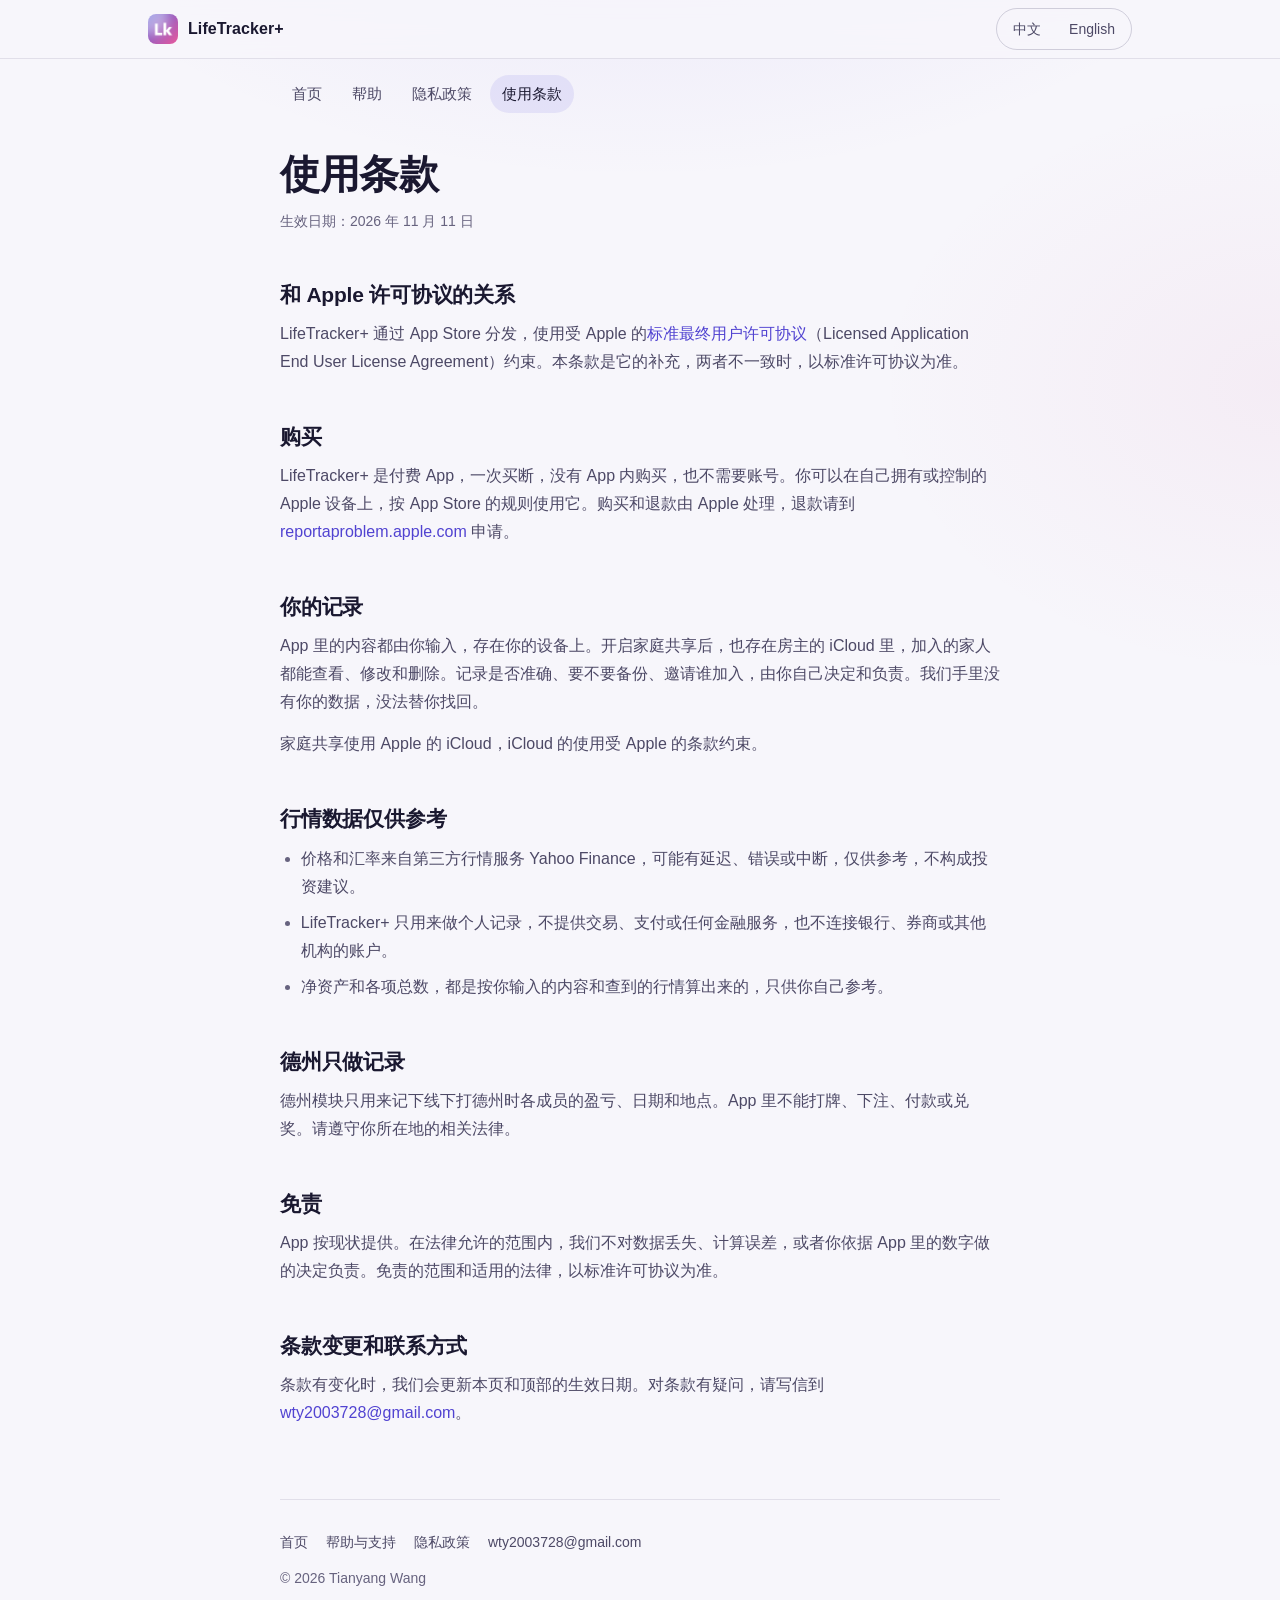
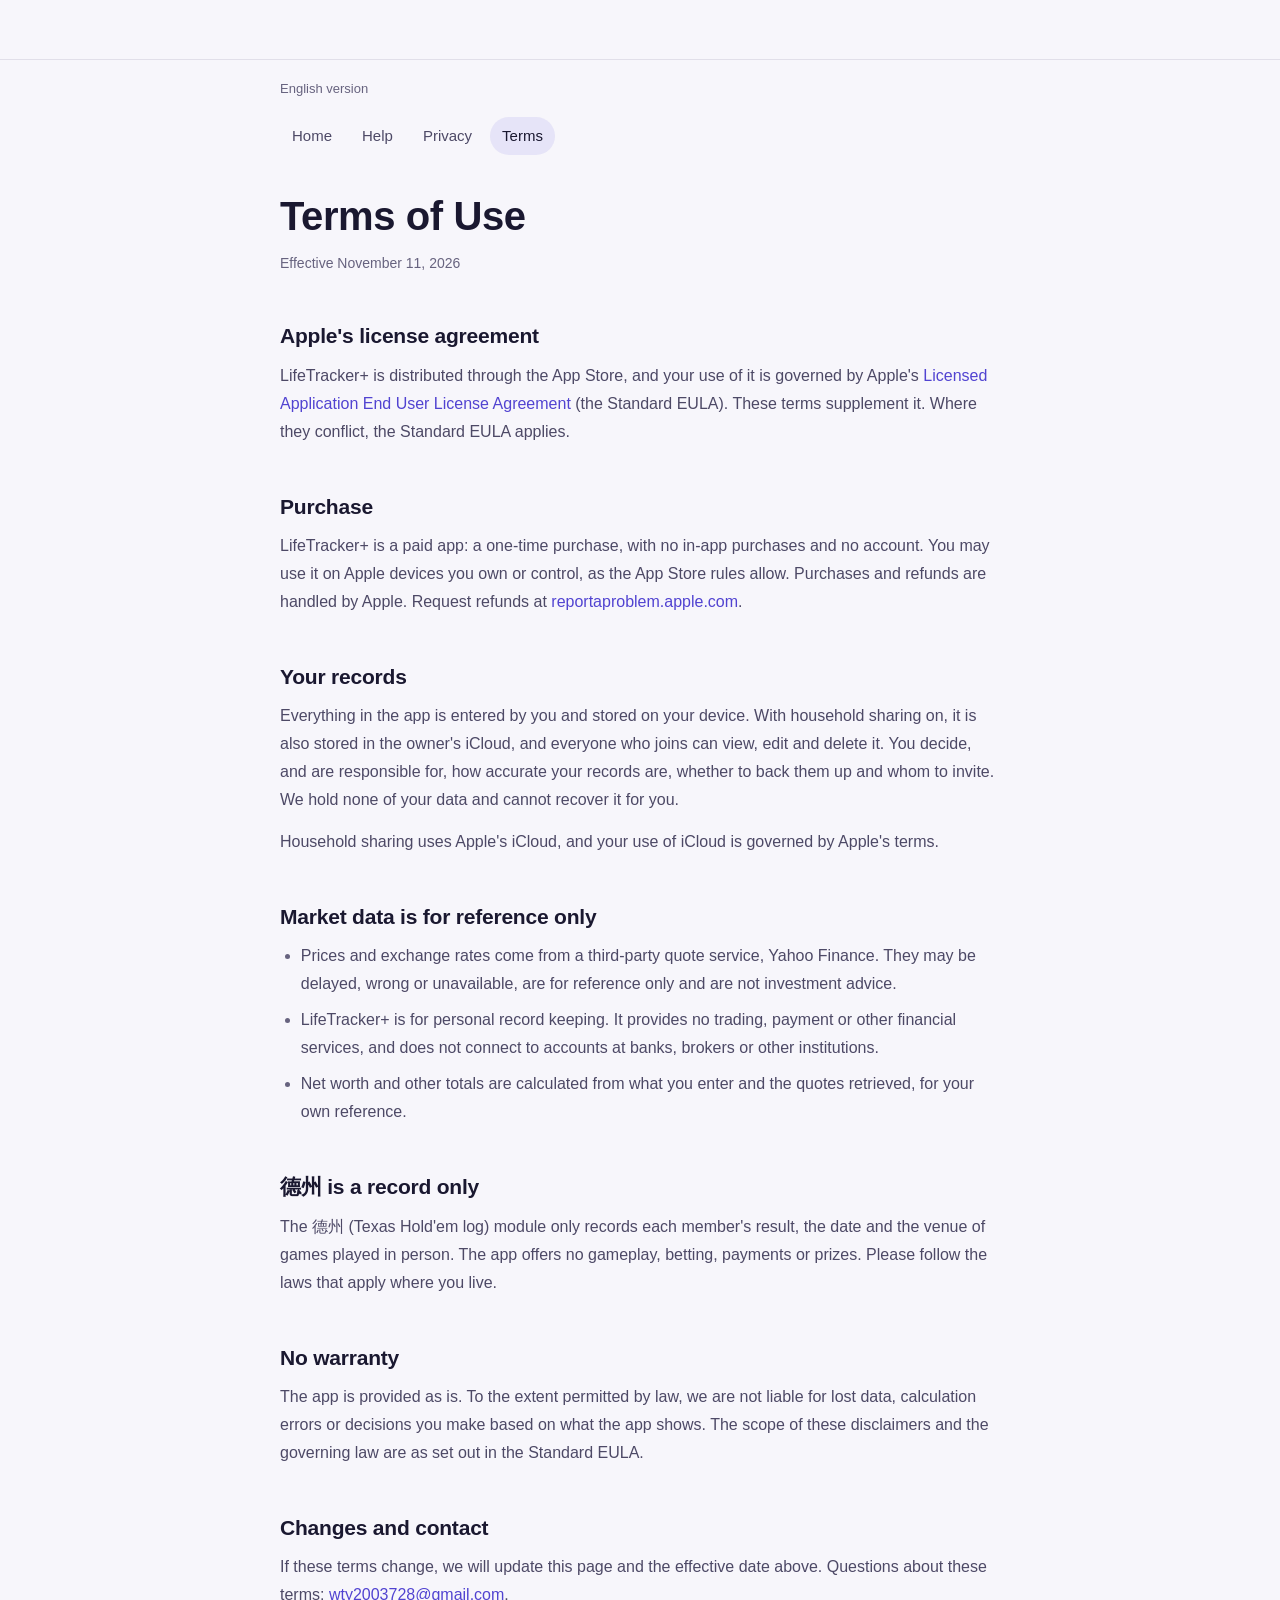
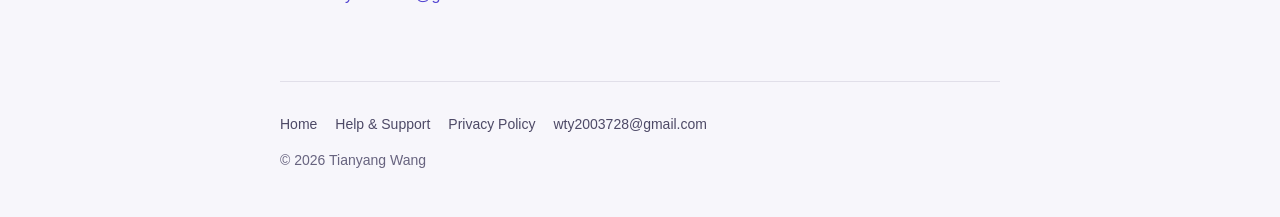
<file: lifetracker/terms.html>
<!doctype html>
<html lang="zh-Hans">
<head>
<meta charset="utf-8">
<meta name="viewport" content="width=device-width, initial-scale=1, viewport-fit=cover">
<title>使用条款 Terms of Use · LifeTracker+</title>
<meta name="description" content="LifeTracker+ 使用条款。LifeTracker+ terms of use.">
<meta name="color-scheme" content="light dark">
<meta name="theme-color" content="#F7F6FB" media="(prefers-color-scheme: light)">
<meta name="theme-color" content="#100F18" media="(prefers-color-scheme: dark)">
<link rel="icon" type="image/png" href="icon.png">
<link rel="apple-touch-icon" href="icon.png">
<link rel="stylesheet" href="style.css">
</head>
<body>
<a class="skip" href="#zh-top">跳到正文 · Skip to content</a>
<header class="topbar">
  <div class="wrap topbar-in">
    <a class="brand" href="index.html"><img class="mark" src="icon.png" alt="" width="30" height="30"><span class="brand-name">LifeTracker+</span></a>
    <nav class="langswitch" aria-label="语言 Language"><a class="lz" href="#zh" lang="zh-Hans">中文</a><a class="le" href="#en" lang="en">English</a></nav>
  </div>
</header>

<main>
<section class="lang" id="zh" data-lang="zh" lang="zh-Hans">
  <div class="wrap read">
    <nav class="pagenav" aria-label="网站导航">
      <a href="index.html#zh">首页</a>
      <a href="support.html#zh">帮助</a>
      <a href="privacy.html#zh">隐私政策</a>
      <a href="terms.html#zh" aria-current="page">使用条款</a>
    </nav>

    <article class="doc" id="zh-top">
      <h1>使用条款</h1>
      <p class="meta">生效日期：2026 年 11 月 11 日</p>

      <h2 id="zh-eula">和 Apple 许可协议的关系</h2>
      <p>LifeTracker+ 通过 App Store 分发，使用受 Apple 的<a href="https://www.apple.com/legal/internet-services/itunes/dev/stdeula/">标准最终用户许可协议</a>（Licensed Application End User License Agreement）约束。本条款是它的补充，两者不一致时，以标准许可协议为准。</p>

      <h2 id="zh-purchase">购买</h2>
      <p>LifeTracker+ 是付费 App，一次买断，没有 App 内购买，也不需要账号。你可以在自己拥有或控制的 Apple 设备上，按 App Store 的规则使用它。购买和退款由 Apple 处理，退款请到 <a href="https://reportaproblem.apple.com/">reportaproblem.apple.com</a> 申请。</p>

      <h2 id="zh-records">你的记录</h2>
      <p>App 里的内容都由你输入，存在你的设备上。开启家庭共享后，也存在房主的 iCloud 里，加入的家人都能查看、修改和删除。记录是否准确、要不要备份、邀请谁加入，由你自己决定和负责。我们手里没有你的数据，没法替你找回。</p>
      <p>家庭共享使用 Apple 的 iCloud，iCloud 的使用受 Apple 的条款约束。</p>

      <h2 id="zh-quotes">行情数据仅供参考</h2>
      <ul>
        <li>价格和汇率来自第三方行情服务 Yahoo Finance，可能有延迟、错误或中断，仅供参考，不构成投资建议。</li>
        <li>LifeTracker+ 只用来做个人记录，不提供交易、支付或任何金融服务，也不连接银行、券商或其他机构的账户。</li>
        <li>净资产和各项总数，都是按你输入的内容和查到的行情算出来的，只供你自己参考。</li>
      </ul>

      <h2 id="zh-games">德州只做记录</h2>
      <p>德州模块只用来记下线下打德州时各成员的盈亏、日期和地点。App 里不能打牌、下注、付款或兑奖。请遵守你所在地的相关法律。</p>

      <h2 id="zh-warranty">免责</h2>
      <p>App 按现状提供。在法律允许的范围内，我们不对数据丢失、计算误差，或者你依据 App 里的数字做的决定负责。免责的范围和适用的法律，以标准许可协议为准。</p>

      <h2 id="zh-changes">条款变更和联系方式</h2>
      <p>条款有变化时，我们会更新本页和顶部的生效日期。对条款有疑问，请写信到 <a href="mailto:wty2003728@gmail.com">wty2003728@gmail.com</a>。</p>
    </article>

    <footer class="foot">
      <div class="foot-links">
        <a href="index.html#zh">首页</a>
        <a href="support.html#zh">帮助与支持</a>
        <a href="privacy.html#zh">隐私政策</a>
        <a href="mailto:wty2003728@gmail.com">wty2003728@gmail.com</a>
      </div>
      <p>© 2026 Tianyang Wang</p>
    </footer>
  </div>
</section>

<section class="lang" id="en" data-lang="en" lang="en">
  <div class="wrap read">
    <p class="lang-note divider-note">English version</p>
    <nav class="pagenav" aria-label="Site">
      <a href="index.html#en">Home</a>
      <a href="support.html#en">Help</a>
      <a href="privacy.html#en">Privacy</a>
      <a href="terms.html#en" aria-current="page">Terms</a>
    </nav>

    <article class="doc" id="en-top">
      <h1>Terms of Use</h1>
      <p class="meta">Effective November 11, 2026</p>

      <h2 id="en-eula">Apple's license agreement</h2>
      <p>LifeTracker+ is distributed through the App Store, and your use of it is governed by Apple's <a href="https://www.apple.com/legal/internet-services/itunes/dev/stdeula/">Licensed Application End User License Agreement</a> (the Standard EULA). These terms supplement it. Where they conflict, the Standard EULA applies.</p>

      <h2 id="en-purchase">Purchase</h2>
      <p>LifeTracker+ is a paid app: a one-time purchase, with no in-app purchases and no account. You may use it on Apple devices you own or control, as the App Store rules allow. Purchases and refunds are handled by Apple. Request refunds at <a href="https://reportaproblem.apple.com/">reportaproblem.apple.com</a>.</p>

      <h2 id="en-records">Your records</h2>
      <p>Everything in the app is entered by you and stored on your device. With household sharing on, it is also stored in the owner's iCloud, and everyone who joins can view, edit and delete it. You decide, and are responsible for, how accurate your records are, whether to back them up and whom to invite. We hold none of your data and cannot recover it for you.</p>
      <p>Household sharing uses Apple's iCloud, and your use of iCloud is governed by Apple's terms.</p>

      <h2 id="en-quotes">Market data is for reference only</h2>
      <ul>
        <li>Prices and exchange rates come from a third-party quote service, Yahoo Finance. They may be delayed, wrong or unavailable, are for reference only and are not investment advice.</li>
        <li>LifeTracker+ is for personal record keeping. It provides no trading, payment or other financial services, and does not connect to accounts at banks, brokers or other institutions.</li>
        <li>Net worth and other totals are calculated from what you enter and the quotes retrieved, for your own reference.</li>
      </ul>

      <h2 id="en-games">德州 is a record only</h2>
      <p>The 德州 (Texas Hold'em log) module only records each member's result, the date and the venue of games played in person. The app offers no gameplay, betting, payments or prizes. Please follow the laws that apply where you live.</p>

      <h2 id="en-warranty">No warranty</h2>
      <p>The app is provided as is. To the extent permitted by law, we are not liable for lost data, calculation errors or decisions you make based on what the app shows. The scope of these disclaimers and the governing law are as set out in the Standard EULA.</p>

      <h2 id="en-changes">Changes and contact</h2>
      <p>If these terms change, we will update this page and the effective date above. Questions about these terms: <a href="mailto:wty2003728@gmail.com">wty2003728@gmail.com</a>.</p>
    </article>

    <footer class="foot">
      <div class="foot-links">
        <a href="index.html#en">Home</a>
        <a href="support.html#en">Help &amp; Support</a>
        <a href="privacy.html#en">Privacy Policy</a>
        <a href="mailto:wty2003728@gmail.com">wty2003728@gmail.com</a>
      </div>
      <p>© 2026 Tianyang Wang</p>
    </footer>
  </div>
</section>
</main>
</body>
</html>
</file>
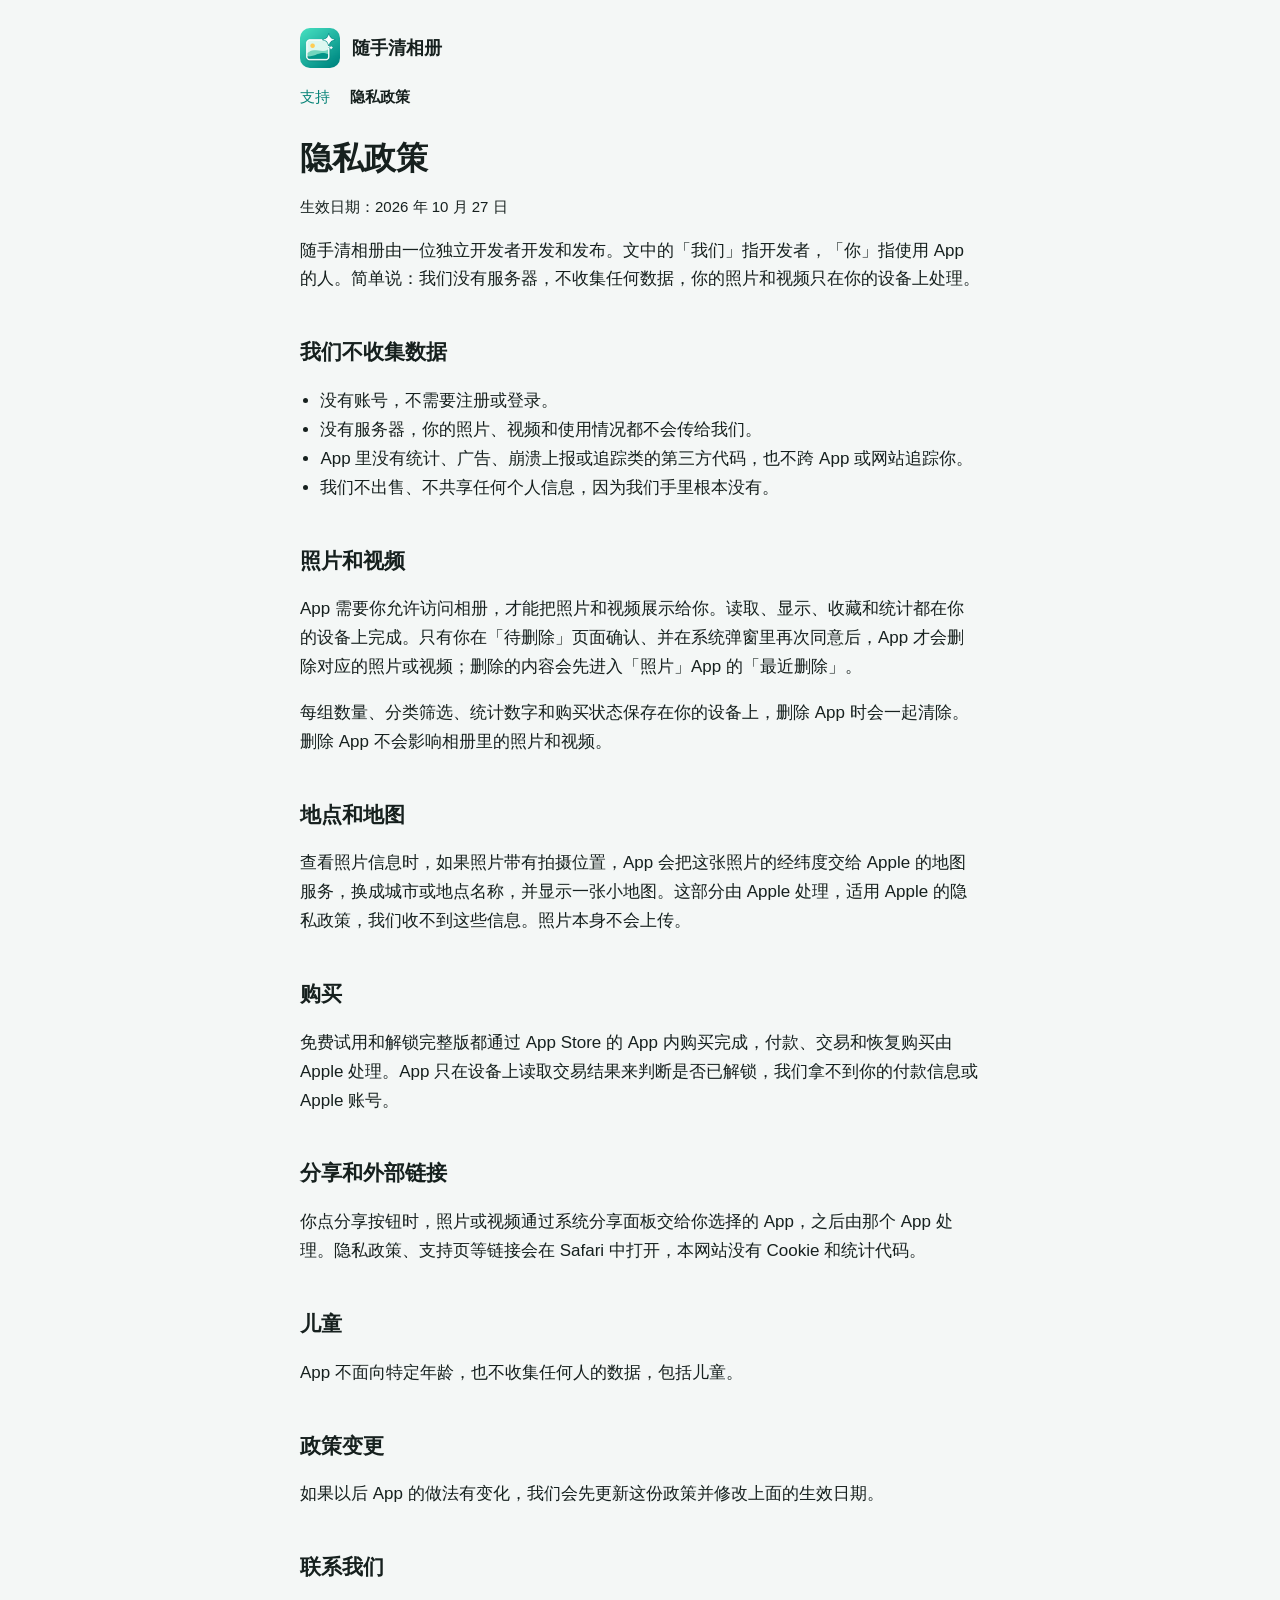
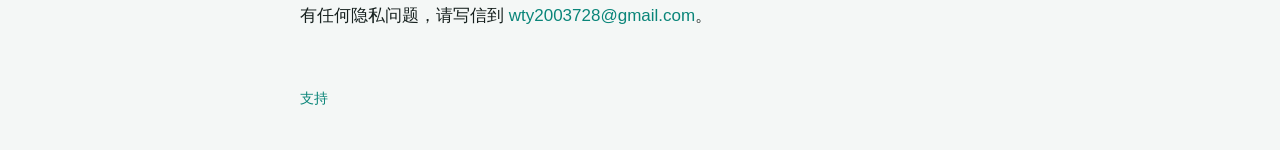
<file: suishouqing/privacy.html>
<!doctype html>
<html lang="zh-Hans">
<head>
<meta charset="utf-8">
<meta name="viewport" content="width=device-width, initial-scale=1">
<title>随手清相册 · 隐私政策</title>
<meta name="description" content="随手清相册隐私政策：没有服务器，不收集任何数据，照片和视频只在你的设备上处理。">
<meta name="theme-color" content="#0a8579">
<link rel="icon" type="image/png" href="icon.png">
<link rel="apple-touch-icon" href="icon.png">
<link rel="stylesheet" href="style.css">
</head>
<body>
<div class="wrap">
  <header>
    <a class="brand" href="index.html"><img src="icon.png" alt="" width="40" height="40">随手清相册</a>
    <nav class="links" aria-label="网站导航">
      <a href="index.html">支持</a>
      <a href="privacy.html" aria-current="page">隐私政策</a>
    </nav>
  </header>

  <main class="doc">
    <h1>隐私政策</h1>
    <p class="meta">生效日期：2026 年 10 月 27 日</p>

    <p>随手清相册由一位独立开发者开发和发布。文中的「我们」指开发者，「你」指使用 App 的人。简单说：我们没有服务器，不收集任何数据，你的照片和视频只在你的设备上处理。</p>

    <h2>我们不收集数据</h2>
    <ul>
      <li>没有账号，不需要注册或登录。</li>
      <li>没有服务器，你的照片、视频和使用情况都不会传给我们。</li>
      <li>App 里没有统计、广告、崩溃上报或追踪类的第三方代码，也不跨 App 或网站追踪你。</li>
      <li>我们不出售、不共享任何个人信息，因为我们手里根本没有。</li>
    </ul>

    <h2>照片和视频</h2>
    <p>App 需要你允许访问相册，才能把照片和视频展示给你。读取、显示、收藏和统计都在你的设备上完成。只有你在「待删除」页面确认、并在系统弹窗里再次同意后，App 才会删除对应的照片或视频；删除的内容会先进入「照片」App 的「最近删除」。</p>
    <p>每组数量、分类筛选、统计数字和购买状态保存在你的设备上，删除 App 时会一起清除。删除 App 不会影响相册里的照片和视频。</p>

    <h2>地点和地图</h2>
    <p>查看照片信息时，如果照片带有拍摄位置，App 会把这张照片的经纬度交给 Apple 的地图服务，换成城市或地点名称，并显示一张小地图。这部分由 Apple 处理，适用 Apple 的隐私政策，我们收不到这些信息。照片本身不会上传。</p>

    <h2>购买</h2>
    <p>免费试用和解锁完整版都通过 App Store 的 App 内购买完成，付款、交易和恢复购买由 Apple 处理。App 只在设备上读取交易结果来判断是否已解锁，我们拿不到你的付款信息或 Apple 账号。</p>

    <h2>分享和外部链接</h2>
    <p>你点分享按钮时，照片或视频通过系统分享面板交给你选择的 App，之后由那个 App 处理。隐私政策、支持页等链接会在 Safari 中打开，本网站没有 Cookie 和统计代码。</p>

    <h2>儿童</h2>
    <p>App 不面向特定年龄，也不收集任何人的数据，包括儿童。</p>

    <h2>政策变更</h2>
    <p>如果以后 App 的做法有变化，我们会先更新这份政策并修改上面的生效日期。</p>

    <h2>联系我们</h2>
    <p>有任何隐私问题，请写信到 <a href="mailto:wty2003728@gmail.com">wty2003728@gmail.com</a>。</p>
  </main>

  <footer>
    <a href="index.html">支持</a>
  </footer>
</div>
</body>
</html>
</file>
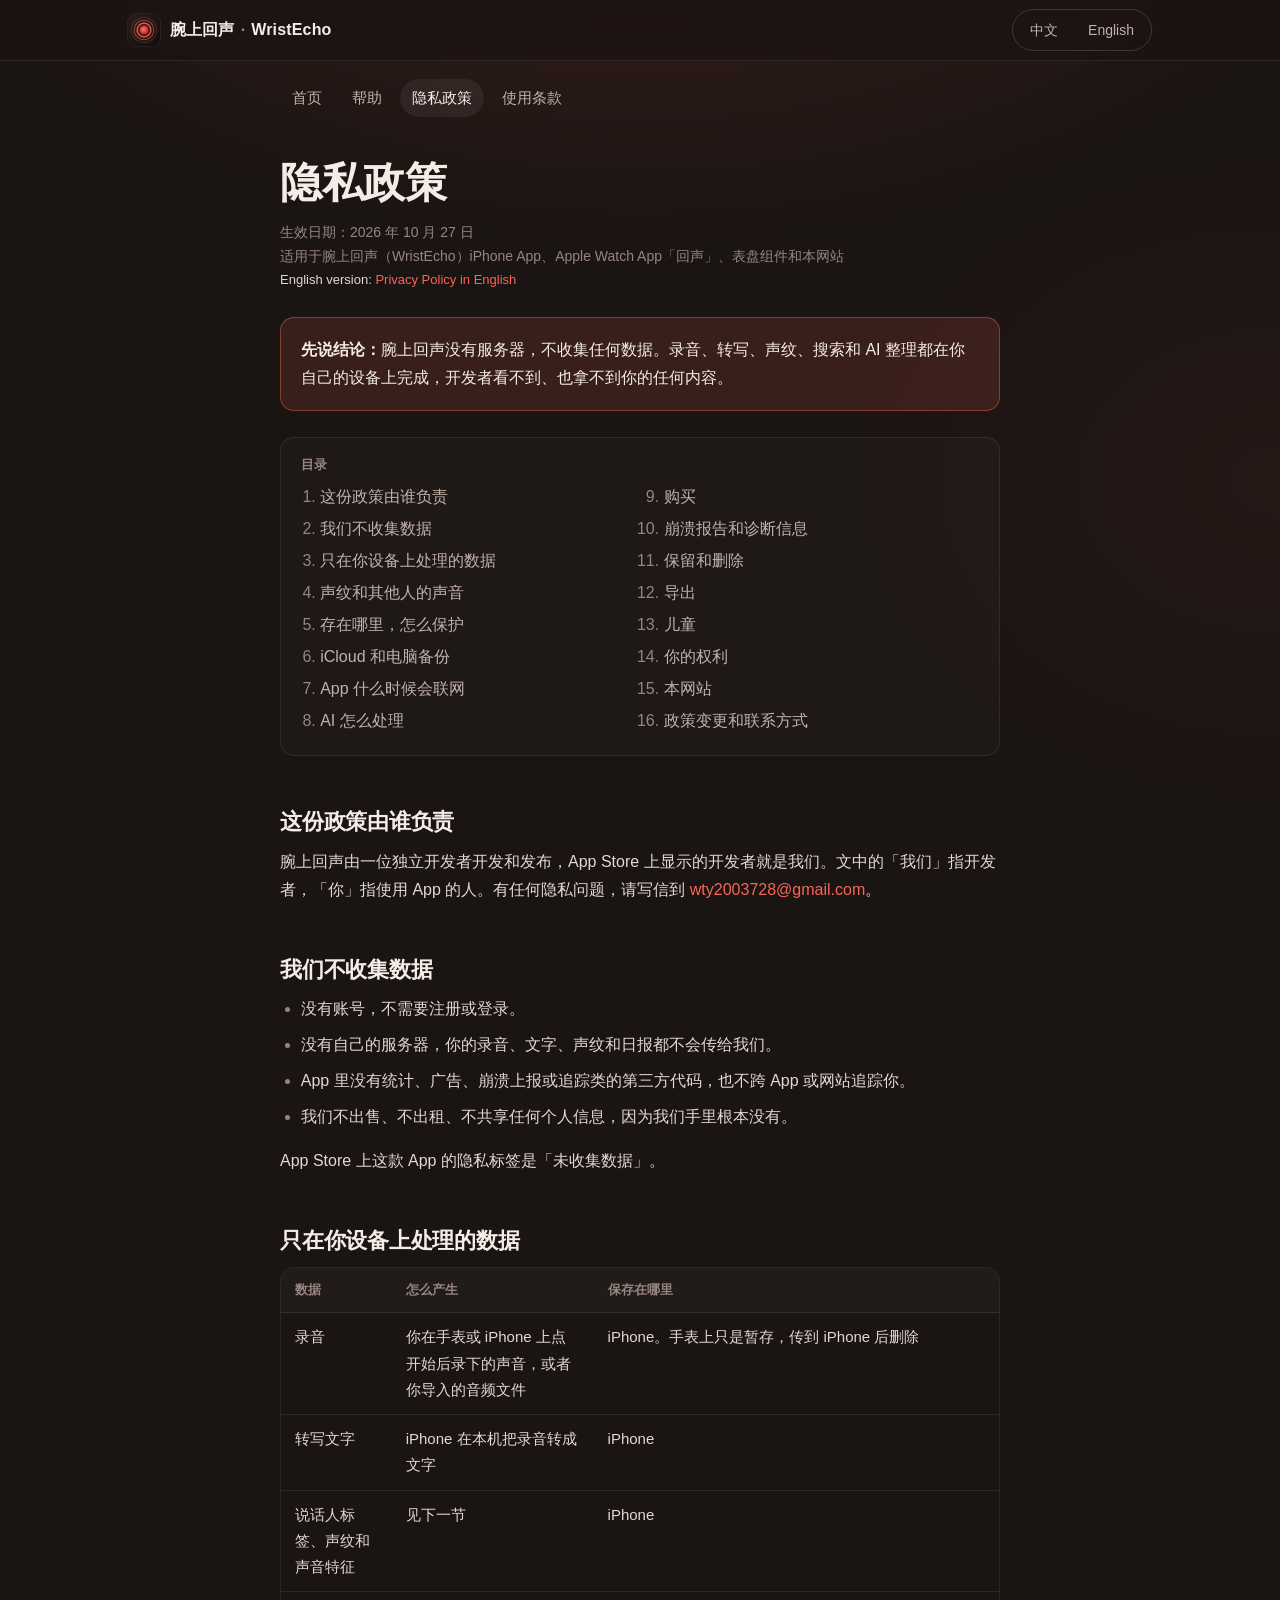
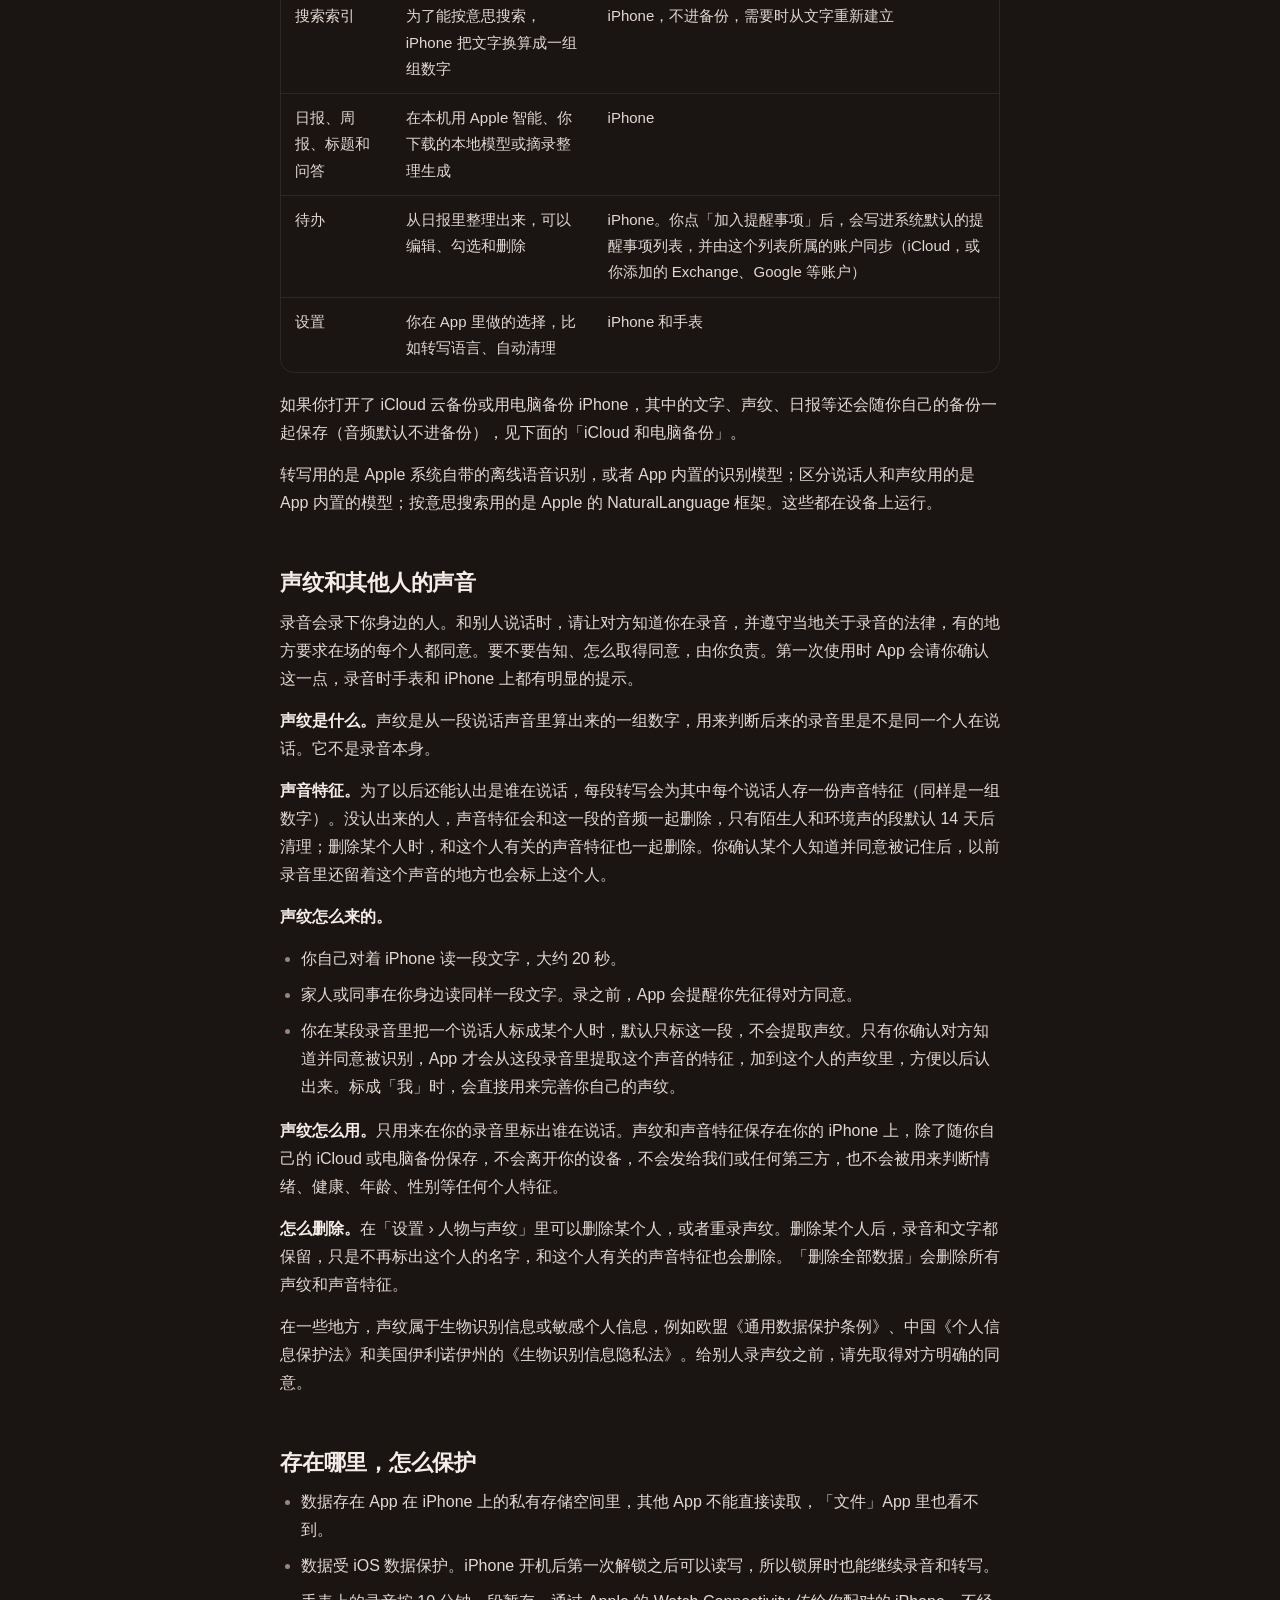
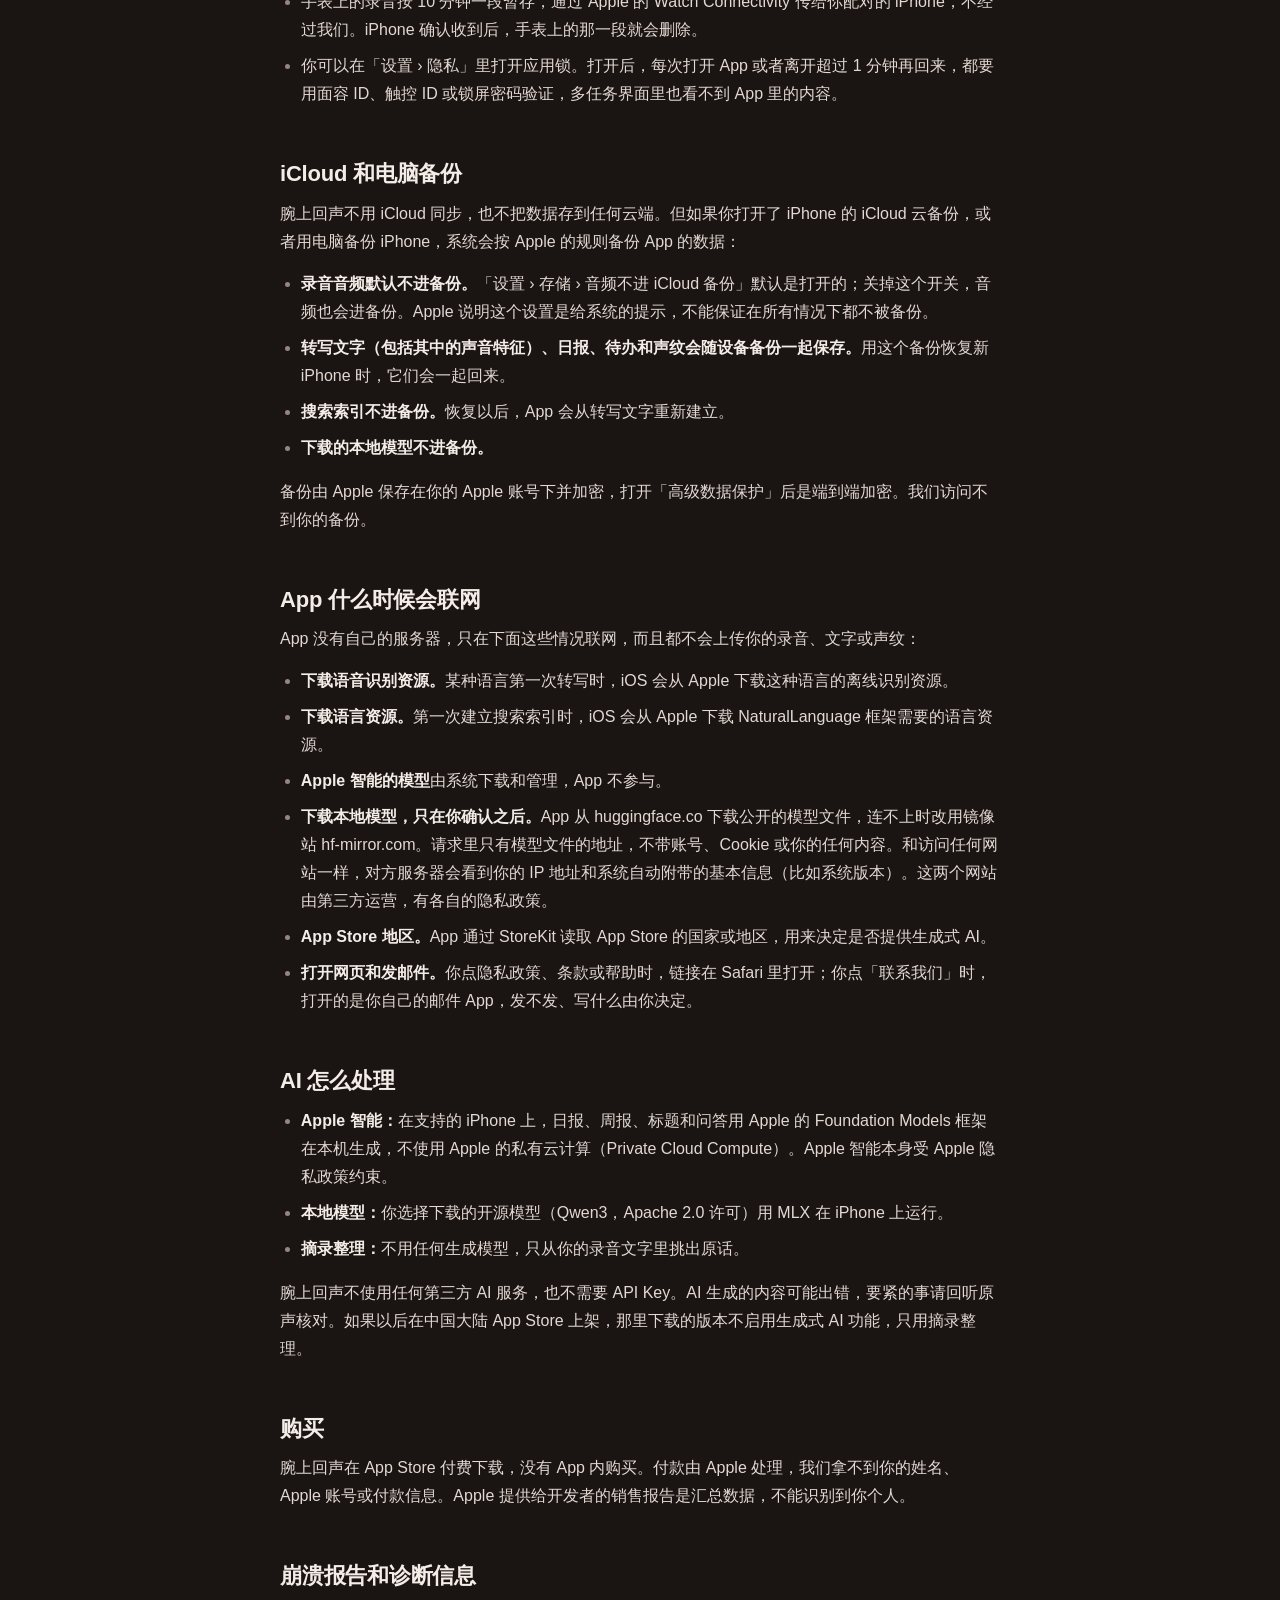
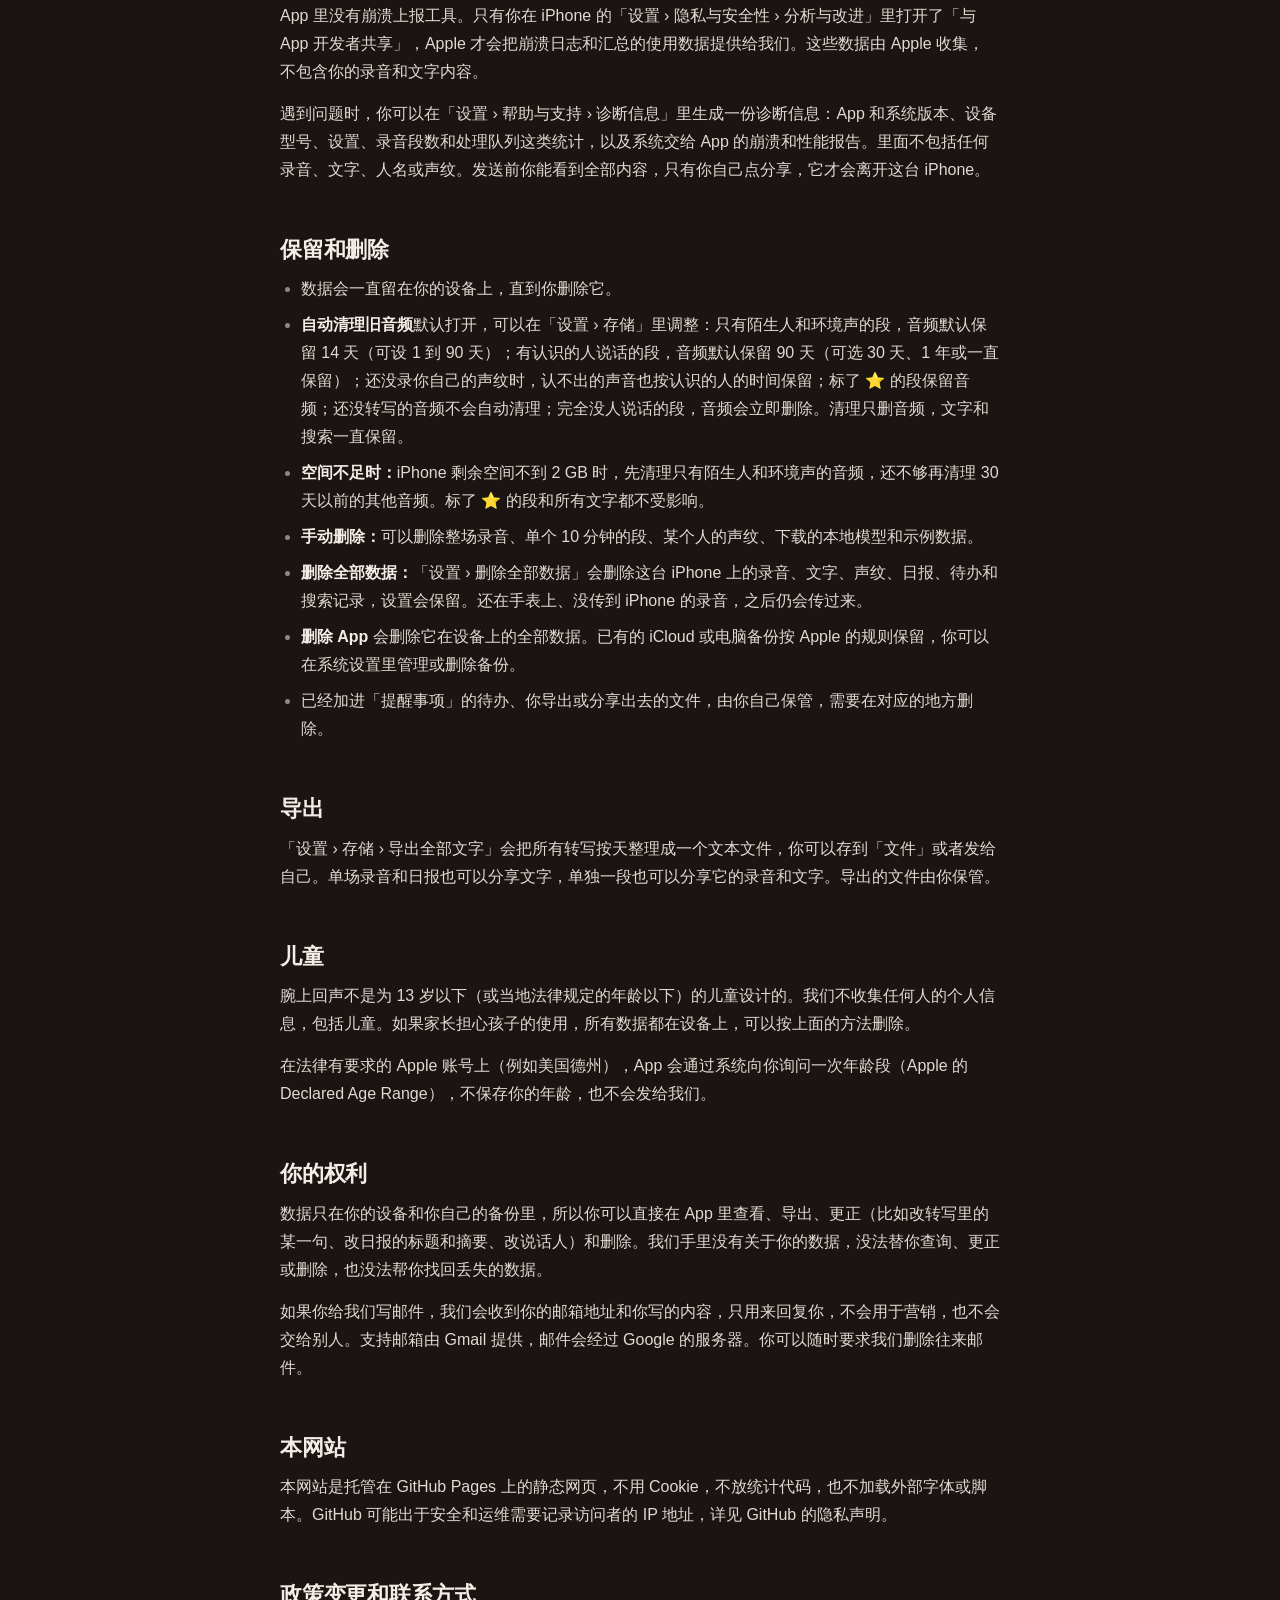
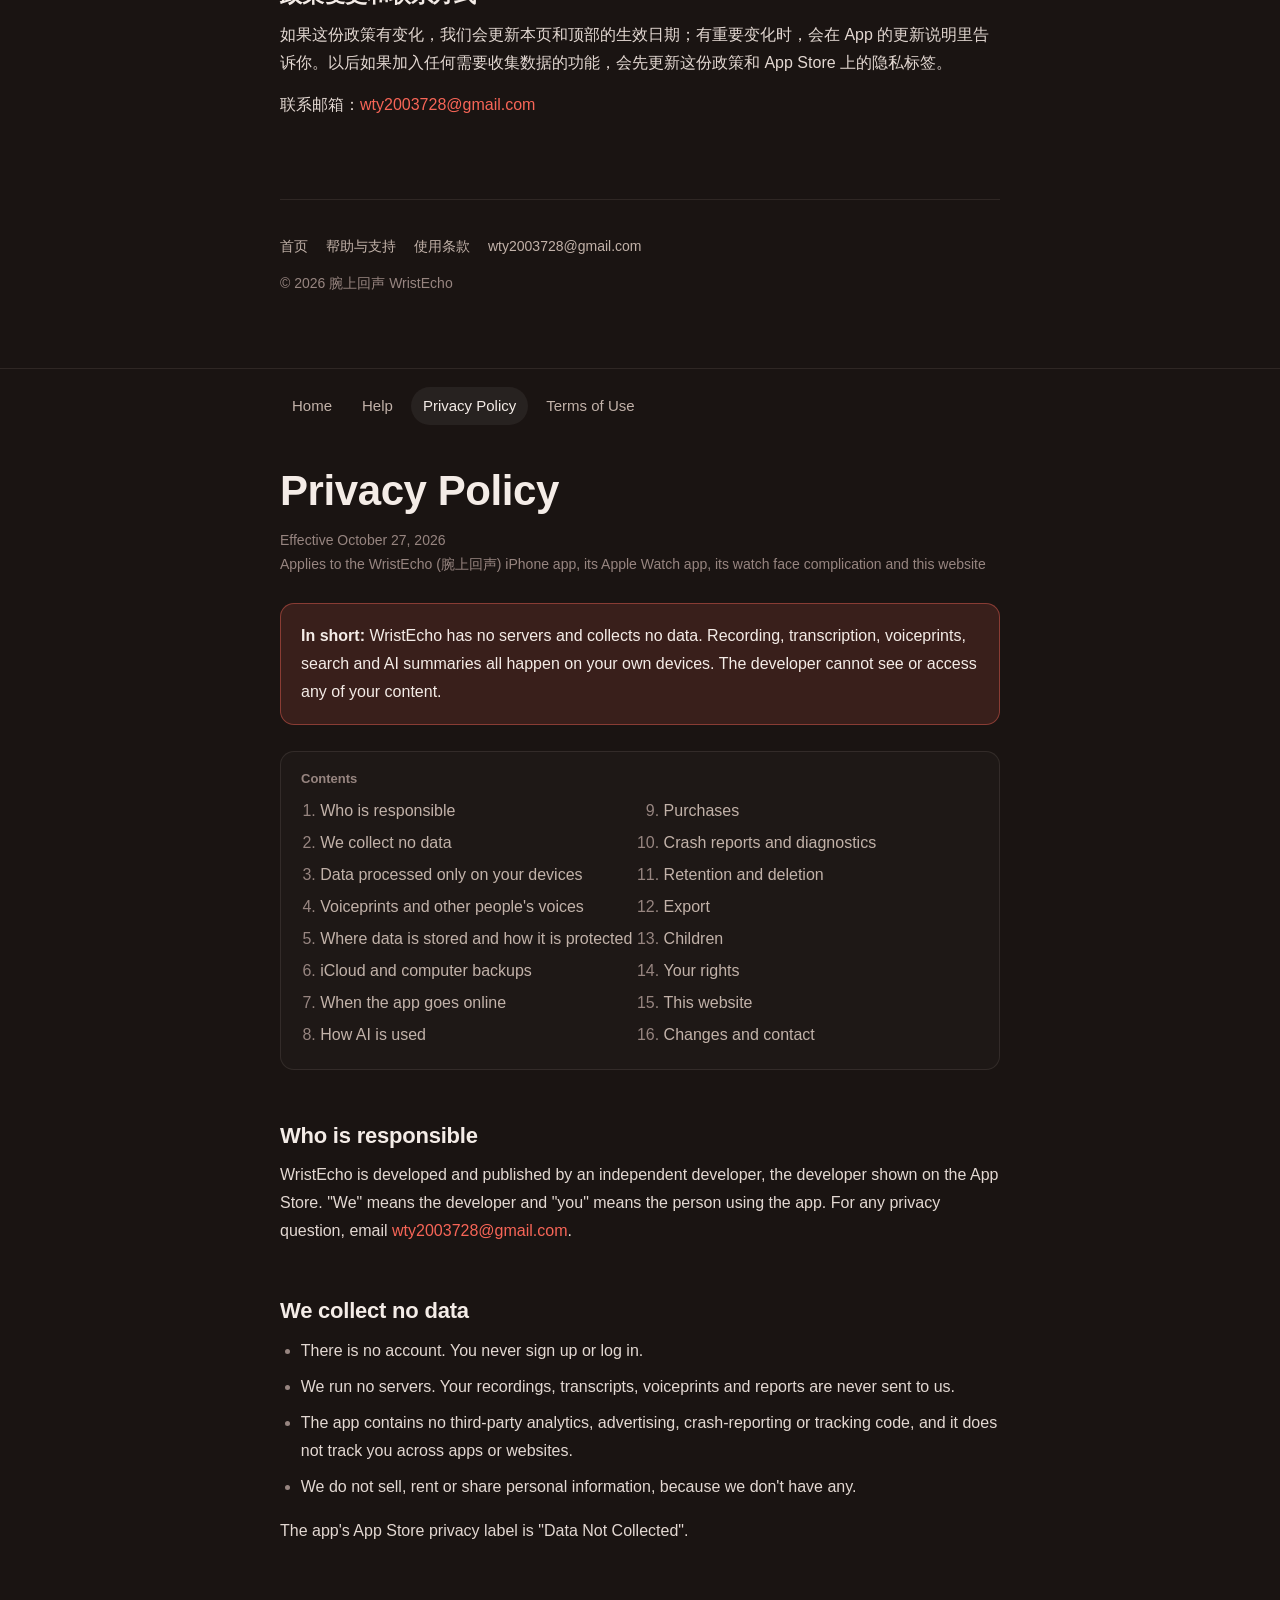
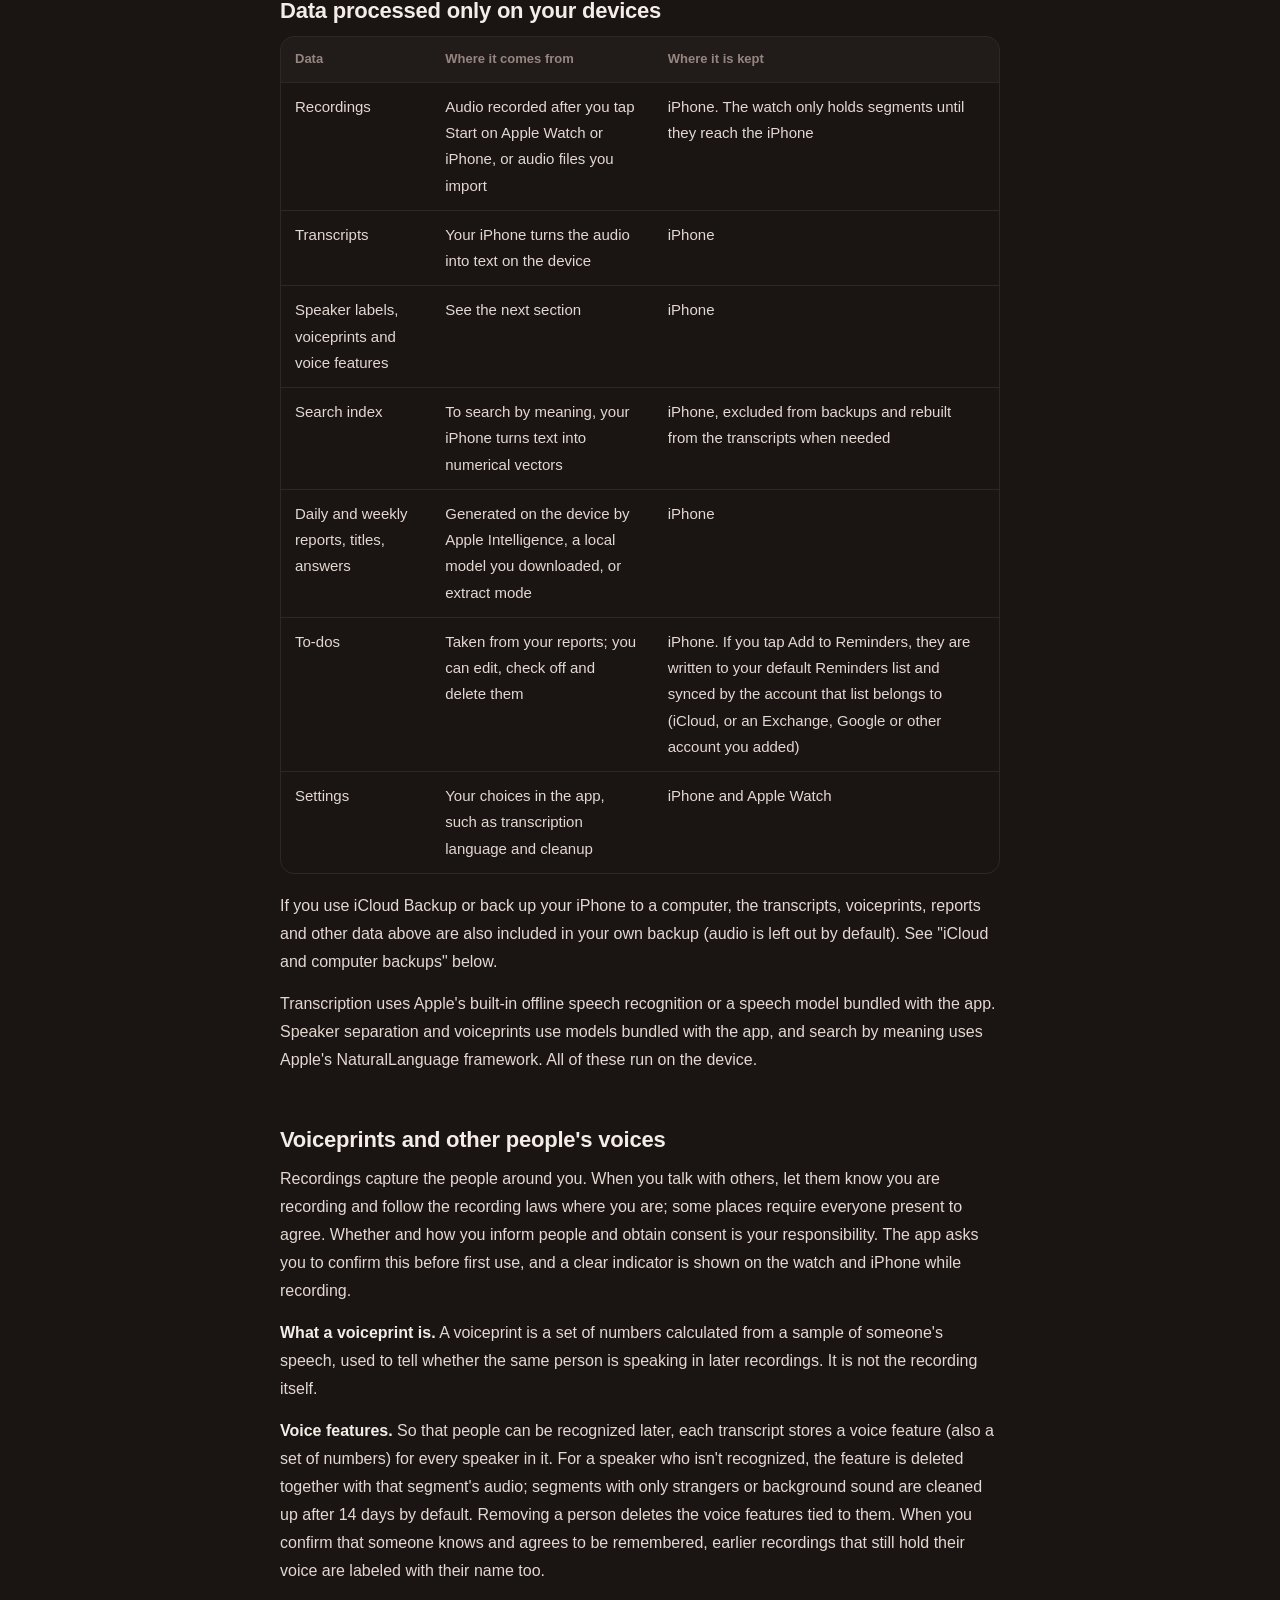
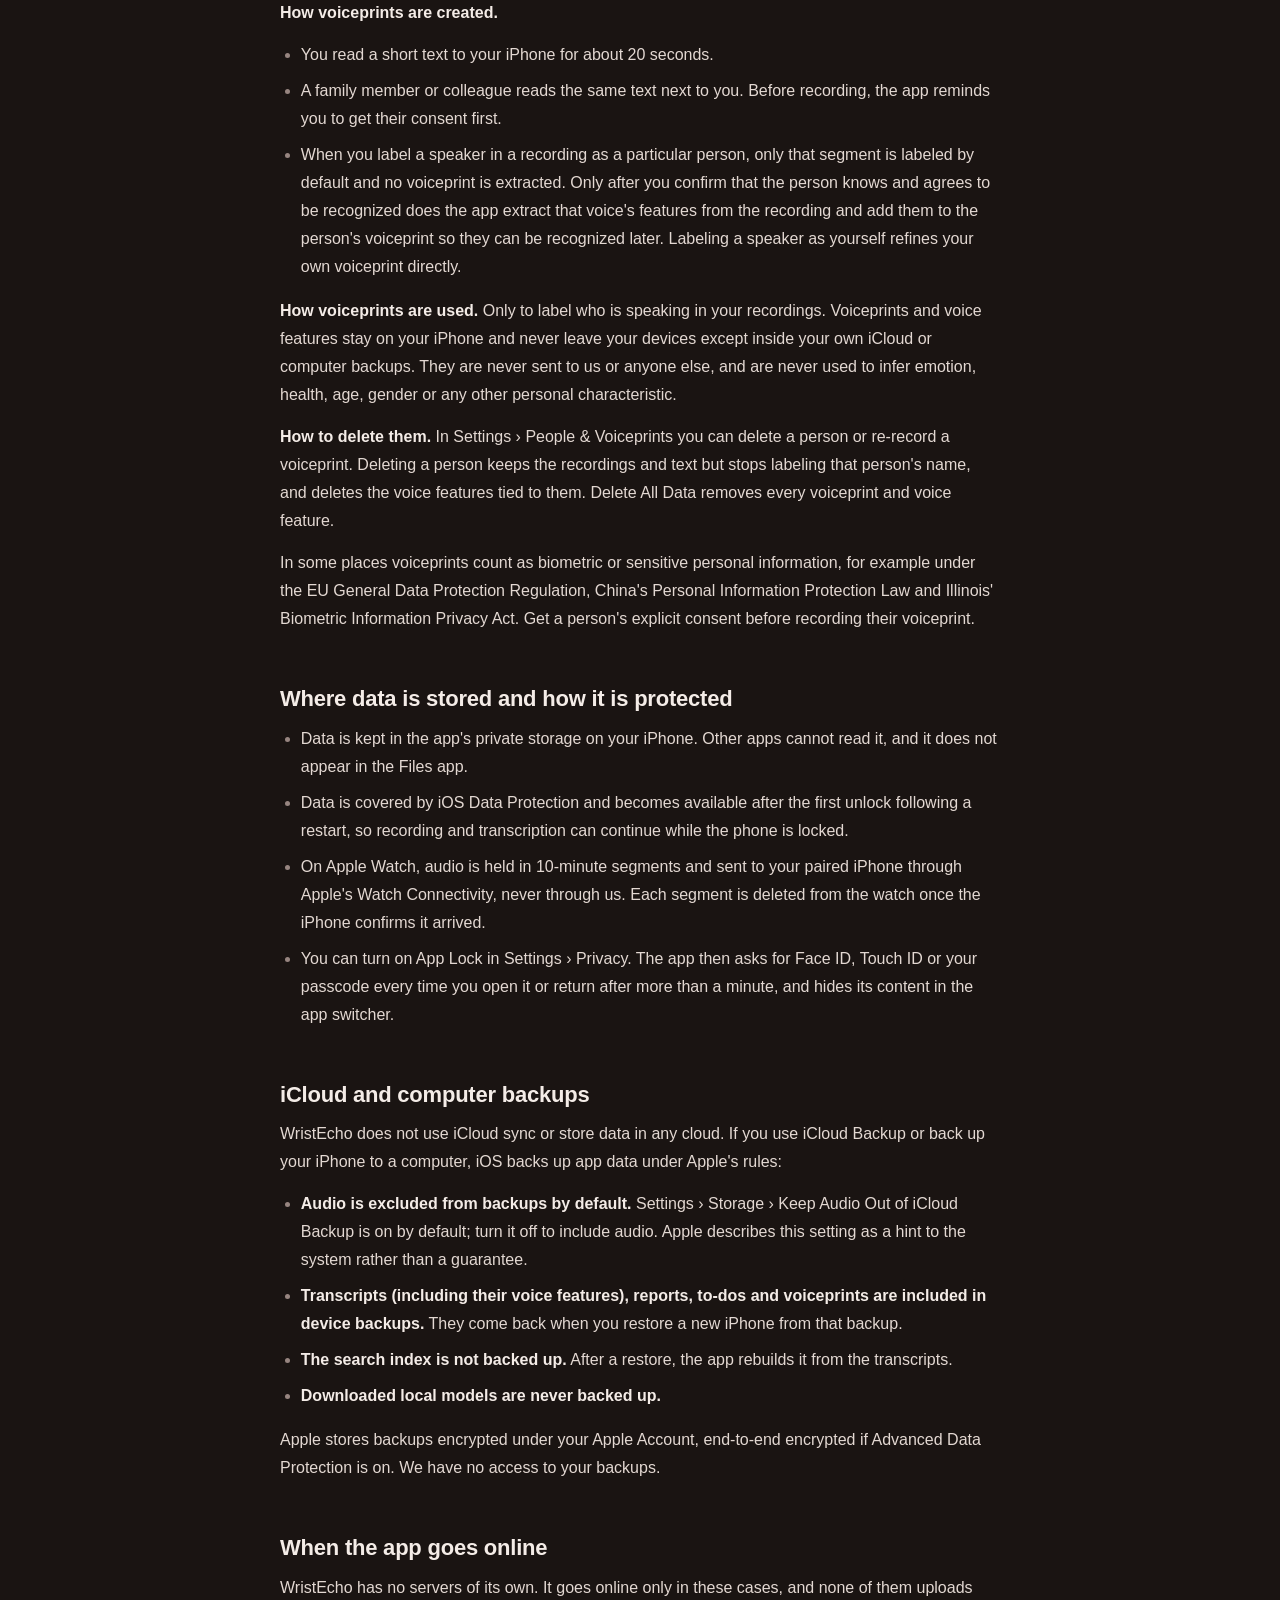
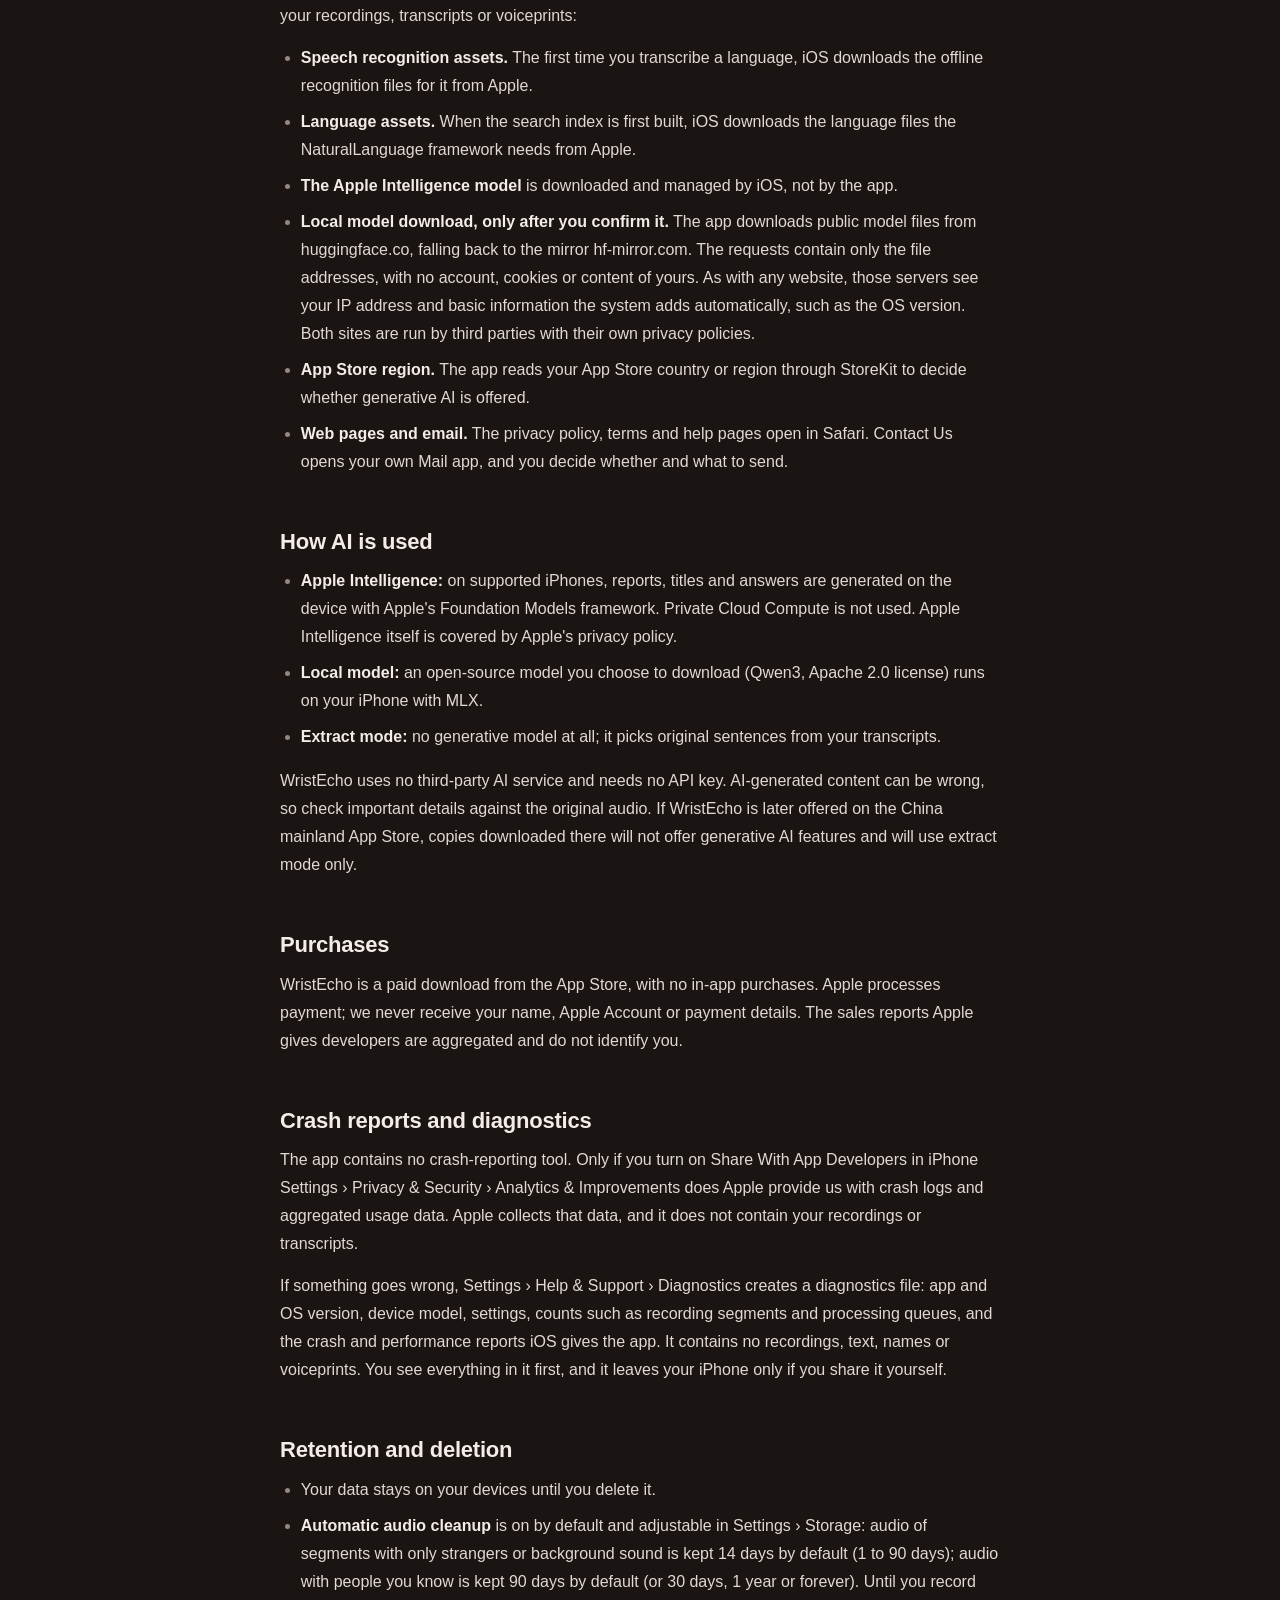
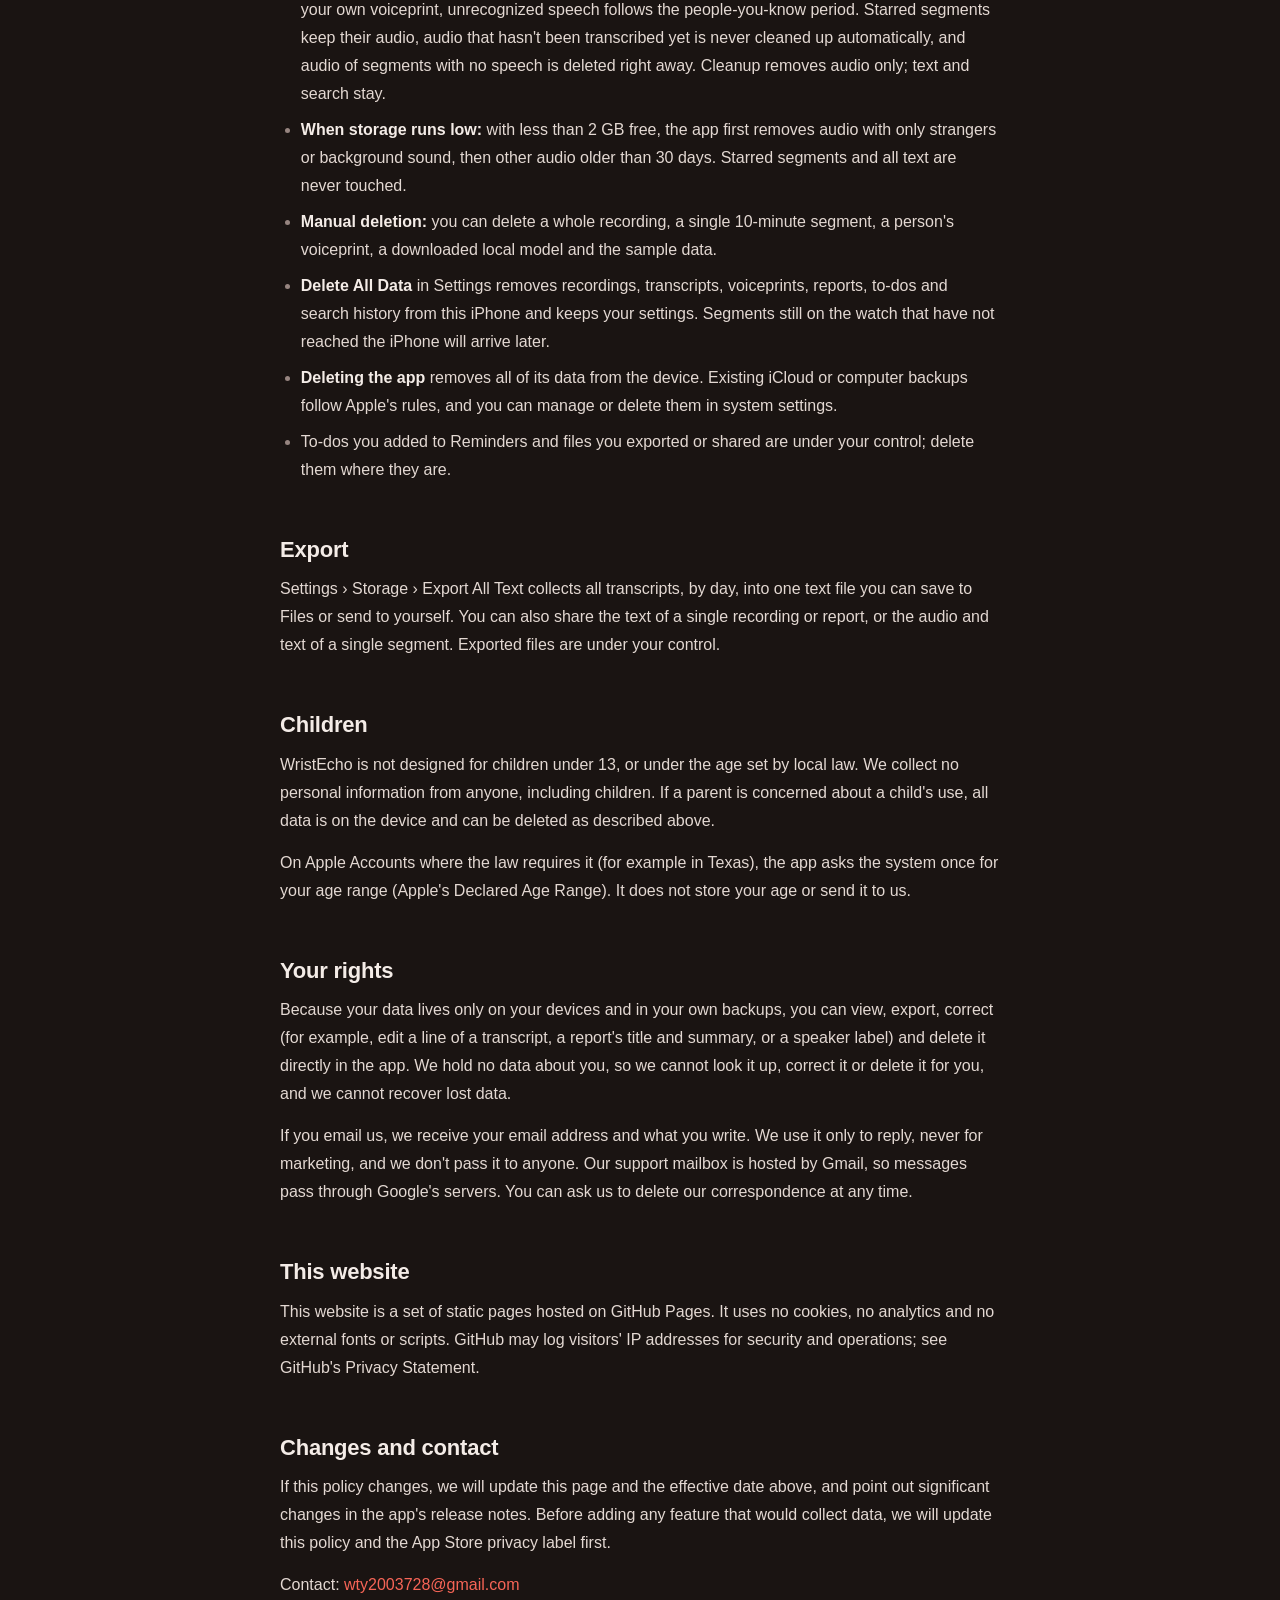
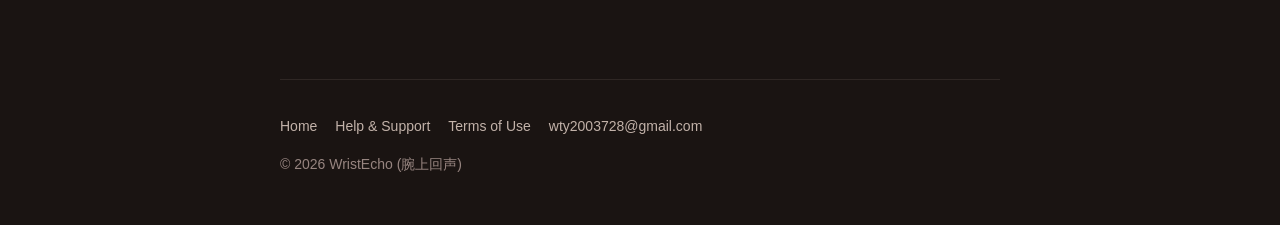
<file: wristecho/privacy.html>
<!doctype html>
<html lang="zh-Hans">
<head>
<meta charset="utf-8">
<meta name="viewport" content="width=device-width, initial-scale=1, viewport-fit=cover">
<title>隐私政策 Privacy Policy · 腕上回声 WristEcho</title>
<meta name="description" content="腕上回声（WristEcho）隐私政策：没有服务器，不收集任何数据，录音、转写、声纹和 AI 整理都在你的设备上完成。WristEcho privacy policy: no servers, no data collected, everything processed on your devices.">
<meta name="theme-color" content="#1A1412">
<meta name="color-scheme" content="dark">
<link rel="icon" type="image/png" href="icon.png">
<link rel="apple-touch-icon" href="icon.png">
<link rel="stylesheet" href="style.css">
</head>
<body>
<a class="skip" href="#zh-top">跳到正文 · Skip to content</a>
<header class="topbar">
  <div class="wrap topbar-in">
    <a class="brand" href="index.html"><img src="icon.png" alt="" width="32" height="32"><span class="brand-name">腕上回声<span class="brand-sep">·</span><span class="brand-en" lang="en">WristEcho</span></span></a>
    <nav class="langswitch" aria-label="语言 Language"><a class="lz" href="#zh" lang="zh-Hans">中文</a><a class="le" href="#en" lang="en">English</a></nav>
  </div>
</header>

<main>
<section class="lang" id="zh" data-lang="zh" lang="zh-Hans">
  <div class="wrap read">
    <nav class="pagenav" aria-label="网站导航">
      <a href="index.html#zh">首页</a>
      <a href="support.html#zh">帮助</a>
      <a href="privacy.html#zh" aria-current="page">隐私政策</a>
      <a href="terms.html#zh">使用条款</a>
    </nav>

    <article class="doc" id="zh-top">
      <h1>隐私政策</h1>
      <p class="meta">生效日期：2026 年 10 月 27 日<br>适用于腕上回声（WristEcho）iPhone App、Apple Watch App「回声」、表盘组件和本网站</p>
      <p class="lang-note">English version: <a href="privacy.html#en">Privacy Policy in English</a></p>

      <div class="summary"><p><strong>先说结论：</strong>腕上回声没有服务器，不收集任何数据。录音、转写、声纹、搜索和 AI 整理都在你自己的设备上完成，开发者看不到、也拿不到你的任何内容。</p></div>

      <nav class="toc" aria-label="目录">
        <b>目录</b>
        <ol>
          <li><a href="#zh-who">这份政策由谁负责</a></li>
          <li><a href="#zh-collect">我们不收集数据</a></li>
          <li><a href="#zh-device">只在你设备上处理的数据</a></li>
          <li><a href="#zh-voices">声纹和其他人的声音</a></li>
          <li><a href="#zh-storage">存在哪里，怎么保护</a></li>
          <li><a href="#zh-backup">iCloud 和电脑备份</a></li>
          <li><a href="#zh-network">App 什么时候会联网</a></li>
          <li><a href="#zh-ai">AI 怎么处理</a></li>
          <li><a href="#zh-purchase">购买</a></li>
          <li><a href="#zh-diagnostics">崩溃报告和诊断信息</a></li>
          <li><a href="#zh-retention">保留和删除</a></li>
          <li><a href="#zh-export">导出</a></li>
          <li><a href="#zh-children">儿童</a></li>
          <li><a href="#zh-rights">你的权利</a></li>
          <li><a href="#zh-site">本网站</a></li>
          <li><a href="#zh-changes">政策变更和联系方式</a></li>
        </ol>
      </nav>

      <h2 id="zh-who">这份政策由谁负责</h2>
      <p>腕上回声由一位独立开发者开发和发布，App Store 上显示的开发者就是我们。文中的「我们」指开发者，「你」指使用 App 的人。有任何隐私问题，请写信到 <a href="mailto:wty2003728@gmail.com">wty2003728@gmail.com</a>。</p>

      <h2 id="zh-collect">我们不收集数据</h2>
      <ul>
        <li>没有账号，不需要注册或登录。</li>
        <li>没有自己的服务器，你的录音、文字、声纹和日报都不会传给我们。</li>
        <li>App 里没有统计、广告、崩溃上报或追踪类的第三方代码，也不跨 App 或网站追踪你。</li>
        <li>我们不出售、不出租、不共享任何个人信息，因为我们手里根本没有。</li>
      </ul>
      <p>App Store 上这款 App 的隐私标签是「未收集数据」。</p>

      <h2 id="zh-device">只在你设备上处理的数据</h2>
      <div class="table-wrap">
        <table>
          <thead><tr><th>数据</th><th>怎么产生</th><th>保存在哪里</th></tr></thead>
          <tbody>
            <tr><td data-label="数据">录音</td><td data-label="怎么产生">你在手表或 iPhone 上点开始后录下的声音，或者你导入的音频文件</td><td data-label="保存在哪里">iPhone。手表上只是暂存，传到 iPhone 后删除</td></tr>
            <tr><td data-label="数据">转写文字</td><td data-label="怎么产生">iPhone 在本机把录音转成文字</td><td data-label="保存在哪里">iPhone</td></tr>
            <tr><td data-label="数据">说话人标签、声纹和声音特征</td><td data-label="怎么产生">见下一节</td><td data-label="保存在哪里">iPhone</td></tr>
            <tr><td data-label="数据">搜索索引</td><td data-label="怎么产生">为了能按意思搜索，iPhone 把文字换算成一组组数字</td><td data-label="保存在哪里">iPhone，不进备份，需要时从文字重新建立</td></tr>
            <tr><td data-label="数据">日报、周报、标题和问答</td><td data-label="怎么产生">在本机用 Apple 智能、你下载的本地模型或摘录整理生成</td><td data-label="保存在哪里">iPhone</td></tr>
            <tr><td data-label="数据">待办</td><td data-label="怎么产生">从日报里整理出来，可以编辑、勾选和删除</td><td data-label="保存在哪里">iPhone。你点「加入提醒事项」后，会写进系统默认的提醒事项列表，并由这个列表所属的账户同步（iCloud，或你添加的 Exchange、Google 等账户）</td></tr>
            <tr><td data-label="数据">设置</td><td data-label="怎么产生">你在 App 里做的选择，比如转写语言、自动清理</td><td data-label="保存在哪里">iPhone 和手表</td></tr>
          </tbody>
        </table>
      </div>
      <p>如果你打开了 iCloud 云备份或用电脑备份 iPhone，其中的文字、声纹、日报等还会随你自己的备份一起保存（音频默认不进备份），见下面的「iCloud 和电脑备份」。</p>
      <p>转写用的是 Apple 系统自带的离线语音识别，或者 App 内置的识别模型；区分说话人和声纹用的是 App 内置的模型；按意思搜索用的是 Apple 的 NaturalLanguage 框架。这些都在设备上运行。</p>

      <h2 id="zh-voices">声纹和其他人的声音</h2>
      <p>录音会录下你身边的人。和别人说话时，请让对方知道你在录音，并遵守当地关于录音的法律，有的地方要求在场的每个人都同意。要不要告知、怎么取得同意，由你负责。第一次使用时 App 会请你确认这一点，录音时手表和 iPhone 上都有明显的提示。</p>
      <p><strong>声纹是什么。</strong>声纹是从一段说话声音里算出来的一组数字，用来判断后来的录音里是不是同一个人在说话。它不是录音本身。</p>
      <p><strong>声音特征。</strong>为了以后还能认出是谁在说话，每段转写会为其中每个说话人存一份声音特征（同样是一组数字）。没认出来的人，声音特征会和这一段的音频一起删除，只有陌生人和环境声的段默认 14 天后清理；删除某个人时，和这个人有关的声音特征也一起删除。你确认某个人知道并同意被记住后，以前录音里还留着这个声音的地方也会标上这个人。</p>
      <p><strong>声纹怎么来的。</strong></p>
      <ul>
        <li>你自己对着 iPhone 读一段文字，大约 20 秒。</li>
        <li>家人或同事在你身边读同样一段文字。录之前，App 会提醒你先征得对方同意。</li>
        <li>你在某段录音里把一个说话人标成某个人时，默认只标这一段，不会提取声纹。只有你确认对方知道并同意被识别，App 才会从这段录音里提取这个声音的特征，加到这个人的声纹里，方便以后认出来。标成「我」时，会直接用来完善你自己的声纹。</li>
      </ul>
      <p><strong>声纹怎么用。</strong>只用来在你的录音里标出谁在说话。声纹和声音特征保存在你的 iPhone 上，除了随你自己的 iCloud 或电脑备份保存，不会离开你的设备，不会发给我们或任何第三方，也不会被用来判断情绪、健康、年龄、性别等任何个人特征。</p>
      <p><strong>怎么删除。</strong>在「设置 › 人物与声纹」里可以删除某个人，或者重录声纹。删除某个人后，录音和文字都保留，只是不再标出这个人的名字，和这个人有关的声音特征也会删除。「删除全部数据」会删除所有声纹和声音特征。</p>
      <p>在一些地方，声纹属于生物识别信息或敏感个人信息，例如欧盟《通用数据保护条例》、中国《个人信息保护法》和美国伊利诺伊州的《生物识别信息隐私法》。给别人录声纹之前，请先取得对方明确的同意。</p>

      <h2 id="zh-storage">存在哪里，怎么保护</h2>
      <ul>
        <li>数据存在 App 在 iPhone 上的私有存储空间里，其他 App 不能直接读取，「文件」App 里也看不到。</li>
        <li>数据受 iOS 数据保护。iPhone 开机后第一次解锁之后可以读写，所以锁屏时也能继续录音和转写。</li>
        <li>手表上的录音按 10 分钟一段暂存，通过 Apple 的 Watch Connectivity 传给你配对的 iPhone，不经过我们。iPhone 确认收到后，手表上的那一段就会删除。</li>
        <li>你可以在「设置 › 隐私」里打开应用锁。打开后，每次打开 App 或者离开超过 1 分钟再回来，都要用面容 ID、触控 ID 或锁屏密码验证，多任务界面里也看不到 App 里的内容。</li>
      </ul>

      <h2 id="zh-backup">iCloud 和电脑备份</h2>
      <p>腕上回声不用 iCloud 同步，也不把数据存到任何云端。但如果你打开了 iPhone 的 iCloud 云备份，或者用电脑备份 iPhone，系统会按 Apple 的规则备份 App 的数据：</p>
      <ul>
        <li><strong>录音音频默认不进备份。</strong>「设置 › 存储 › 音频不进 iCloud 备份」默认是打开的；关掉这个开关，音频也会进备份。Apple 说明这个设置是给系统的提示，不能保证在所有情况下都不被备份。</li>
        <li><strong>转写文字（包括其中的声音特征）、日报、待办和声纹会随设备备份一起保存。</strong>用这个备份恢复新 iPhone 时，它们会一起回来。</li>
        <li><strong>搜索索引不进备份。</strong>恢复以后，App 会从转写文字重新建立。</li>
        <li><strong>下载的本地模型不进备份。</strong></li>
      </ul>
      <p>备份由 Apple 保存在你的 Apple 账号下并加密，打开「高级数据保护」后是端到端加密。我们访问不到你的备份。</p>

      <h2 id="zh-network">App 什么时候会联网</h2>
      <p>App 没有自己的服务器，只在下面这些情况联网，而且都不会上传你的录音、文字或声纹：</p>
      <ul>
        <li><strong>下载语音识别资源。</strong>某种语言第一次转写时，iOS 会从 Apple 下载这种语言的离线识别资源。</li>
        <li><strong>下载语言资源。</strong>第一次建立搜索索引时，iOS 会从 Apple 下载 NaturalLanguage 框架需要的语言资源。</li>
        <li><strong>Apple 智能的模型</strong>由系统下载和管理，App 不参与。</li>
        <li><strong>下载本地模型，只在你确认之后。</strong>App 从 huggingface.co 下载公开的模型文件，连不上时改用镜像站 hf-mirror.com。请求里只有模型文件的地址，不带账号、Cookie 或你的任何内容。和访问任何网站一样，对方服务器会看到你的 IP 地址和系统自动附带的基本信息（比如系统版本）。这两个网站由第三方运营，有各自的隐私政策。</li>
        <li><strong>App Store 地区。</strong>App 通过 StoreKit 读取 App Store 的国家或地区，用来决定是否提供生成式 AI。</li>
        <li><strong>打开网页和发邮件。</strong>你点隐私政策、条款或帮助时，链接在 Safari 里打开；你点「联系我们」时，打开的是你自己的邮件 App，发不发、写什么由你决定。</li>
      </ul>

      <h2 id="zh-ai">AI 怎么处理</h2>
      <ul>
        <li><strong>Apple 智能：</strong>在支持的 iPhone 上，日报、周报、标题和问答用 Apple 的 Foundation Models 框架在本机生成，不使用 Apple 的私有云计算（Private Cloud Compute）。Apple 智能本身受 Apple 隐私政策约束。</li>
        <li><strong>本地模型：</strong>你选择下载的开源模型（Qwen3，Apache 2.0 许可）用 MLX 在 iPhone 上运行。</li>
        <li><strong>摘录整理：</strong>不用任何生成模型，只从你的录音文字里挑出原话。</li>
      </ul>
      <p>腕上回声不使用任何第三方 AI 服务，也不需要 API Key。AI 生成的内容可能出错，要紧的事请回听原声核对。如果以后在中国大陆 App Store 上架，那里下载的版本不启用生成式 AI 功能，只用摘录整理。</p>

      <h2 id="zh-purchase">购买</h2>
      <p>腕上回声在 App Store 付费下载，没有 App 内购买。付款由 Apple 处理，我们拿不到你的姓名、Apple 账号或付款信息。Apple 提供给开发者的销售报告是汇总数据，不能识别到你个人。</p>

      <h2 id="zh-diagnostics">崩溃报告和诊断信息</h2>
      <p>App 里没有崩溃上报工具。只有你在 iPhone 的「设置 › 隐私与安全性 › 分析与改进」里打开了「与 App 开发者共享」，Apple 才会把崩溃日志和汇总的使用数据提供给我们。这些数据由 Apple 收集，不包含你的录音和文字内容。</p>
      <p>遇到问题时，你可以在「设置 › 帮助与支持 › 诊断信息」里生成一份诊断信息：App 和系统版本、设备型号、设置、录音段数和处理队列这类统计，以及系统交给 App 的崩溃和性能报告。里面不包括任何录音、文字、人名或声纹。发送前你能看到全部内容，只有你自己点分享，它才会离开这台 iPhone。</p>

      <h2 id="zh-retention">保留和删除</h2>
      <ul>
        <li>数据会一直留在你的设备上，直到你删除它。</li>
        <li><strong>自动清理旧音频</strong>默认打开，可以在「设置 › 存储」里调整：只有陌生人和环境声的段，音频默认保留 14 天（可设 1 到 90 天）；有认识的人说话的段，音频默认保留 90 天（可选 30 天、1 年或一直保留）；还没录你自己的声纹时，认不出的声音也按认识的人的时间保留；标了 ⭐ 的段保留音频；还没转写的音频不会自动清理；完全没人说话的段，音频会立即删除。清理只删音频，文字和搜索一直保留。</li>
        <li><strong>空间不足时：</strong>iPhone 剩余空间不到 2 GB 时，先清理只有陌生人和环境声的音频，还不够再清理 30 天以前的其他音频。标了 ⭐ 的段和所有文字都不受影响。</li>
        <li><strong>手动删除：</strong>可以删除整场录音、单个 10 分钟的段、某个人的声纹、下载的本地模型和示例数据。</li>
        <li><strong>删除全部数据：</strong>「设置 › 删除全部数据」会删除这台 iPhone 上的录音、文字、声纹、日报、待办和搜索记录，设置会保留。还在手表上、没传到 iPhone 的录音，之后仍会传过来。</li>
        <li><strong>删除 App</strong> 会删除它在设备上的全部数据。已有的 iCloud 或电脑备份按 Apple 的规则保留，你可以在系统设置里管理或删除备份。</li>
        <li>已经加进「提醒事项」的待办、你导出或分享出去的文件，由你自己保管，需要在对应的地方删除。</li>
      </ul>

      <h2 id="zh-export">导出</h2>
      <p>「设置 › 存储 › 导出全部文字」会把所有转写按天整理成一个文本文件，你可以存到「文件」或者发给自己。单场录音和日报也可以分享文字，单独一段也可以分享它的录音和文字。导出的文件由你保管。</p>

      <h2 id="zh-children">儿童</h2>
      <p>腕上回声不是为 13 岁以下（或当地法律规定的年龄以下）的儿童设计的。我们不收集任何人的个人信息，包括儿童。如果家长担心孩子的使用，所有数据都在设备上，可以按上面的方法删除。</p>
      <p>在法律有要求的 Apple 账号上（例如美国德州），App 会通过系统向你询问一次年龄段（Apple 的 Declared Age Range），不保存你的年龄，也不会发给我们。</p>

      <h2 id="zh-rights">你的权利</h2>
      <p>数据只在你的设备和你自己的备份里，所以你可以直接在 App 里查看、导出、更正（比如改转写里的某一句、改日报的标题和摘要、改说话人）和删除。我们手里没有关于你的数据，没法替你查询、更正或删除，也没法帮你找回丢失的数据。</p>
      <p>如果你给我们写邮件，我们会收到你的邮箱地址和你写的内容，只用来回复你，不会用于营销，也不会交给别人。支持邮箱由 Gmail 提供，邮件会经过 Google 的服务器。你可以随时要求我们删除往来邮件。</p>

      <h2 id="zh-site">本网站</h2>
      <p>本网站是托管在 GitHub Pages 上的静态网页，不用 Cookie，不放统计代码，也不加载外部字体或脚本。GitHub 可能出于安全和运维需要记录访问者的 IP 地址，详见 GitHub 的隐私声明。</p>

      <h2 id="zh-changes">政策变更和联系方式</h2>
      <p>如果这份政策有变化，我们会更新本页和顶部的生效日期；有重要变化时，会在 App 的更新说明里告诉你。以后如果加入任何需要收集数据的功能，会先更新这份政策和 App Store 上的隐私标签。</p>
      <p>联系邮箱：<a href="mailto:wty2003728@gmail.com">wty2003728@gmail.com</a></p>
    </article>

    <footer class="foot">
      <div class="foot-links">
        <a href="index.html#zh">首页</a>
        <a href="support.html#zh">帮助与支持</a>
        <a href="terms.html#zh">使用条款</a>
        <a href="mailto:wty2003728@gmail.com">wty2003728@gmail.com</a>
      </div>
      <p>© 2026 腕上回声 WristEcho</p>
    </footer>
  </div>
</section>

<section class="lang" id="en" data-lang="en" lang="en">
  <div class="wrap read">
    <nav class="pagenav" aria-label="Site">
      <a href="index.html#en">Home</a>
      <a href="support.html#en">Help</a>
      <a href="privacy.html#en" aria-current="page">Privacy Policy</a>
      <a href="terms.html#en">Terms of Use</a>
    </nav>

    <article class="doc" id="en-top">
      <h1>Privacy Policy</h1>
      <p class="meta">Effective October 27, 2026<br>Applies to the WristEcho (腕上回声) iPhone app, its Apple Watch app, its watch face complication and this website</p>

      <div class="summary"><p><strong>In short:</strong> WristEcho has no servers and collects no data. Recording, transcription, voiceprints, search and AI summaries all happen on your own devices. The developer cannot see or access any of your content.</p></div>

      <nav class="toc" aria-label="Contents">
        <b>Contents</b>
        <ol>
          <li><a href="#en-who">Who is responsible</a></li>
          <li><a href="#en-collect">We collect no data</a></li>
          <li><a href="#en-device">Data processed only on your devices</a></li>
          <li><a href="#en-voices">Voiceprints and other people's voices</a></li>
          <li><a href="#en-storage">Where data is stored and how it is protected</a></li>
          <li><a href="#en-backup">iCloud and computer backups</a></li>
          <li><a href="#en-network">When the app goes online</a></li>
          <li><a href="#en-ai">How AI is used</a></li>
          <li><a href="#en-purchase">Purchases</a></li>
          <li><a href="#en-diagnostics">Crash reports and diagnostics</a></li>
          <li><a href="#en-retention">Retention and deletion</a></li>
          <li><a href="#en-export">Export</a></li>
          <li><a href="#en-children">Children</a></li>
          <li><a href="#en-rights">Your rights</a></li>
          <li><a href="#en-site">This website</a></li>
          <li><a href="#en-changes">Changes and contact</a></li>
        </ol>
      </nav>

      <h2 id="en-who">Who is responsible</h2>
      <p>WristEcho is developed and published by an independent developer, the developer shown on the App Store. "We" means the developer and "you" means the person using the app. For any privacy question, email <a href="mailto:wty2003728@gmail.com">wty2003728@gmail.com</a>.</p>

      <h2 id="en-collect">We collect no data</h2>
      <ul>
        <li>There is no account. You never sign up or log in.</li>
        <li>We run no servers. Your recordings, transcripts, voiceprints and reports are never sent to us.</li>
        <li>The app contains no third-party analytics, advertising, crash-reporting or tracking code, and it does not track you across apps or websites.</li>
        <li>We do not sell, rent or share personal information, because we don't have any.</li>
      </ul>
      <p>The app's App Store privacy label is "Data Not Collected".</p>

      <h2 id="en-device">Data processed only on your devices</h2>
      <div class="table-wrap">
        <table>
          <thead><tr><th>Data</th><th>Where it comes from</th><th>Where it is kept</th></tr></thead>
          <tbody>
            <tr><td data-label="Data">Recordings</td><td data-label="Where it comes from">Audio recorded after you tap Start on Apple Watch or iPhone, or audio files you import</td><td data-label="Where it is kept">iPhone. The watch only holds segments until they reach the iPhone</td></tr>
            <tr><td data-label="Data">Transcripts</td><td data-label="Where it comes from">Your iPhone turns the audio into text on the device</td><td data-label="Where it is kept">iPhone</td></tr>
            <tr><td data-label="Data">Speaker labels, voiceprints and voice features</td><td data-label="Where it comes from">See the next section</td><td data-label="Where it is kept">iPhone</td></tr>
            <tr><td data-label="Data">Search index</td><td data-label="Where it comes from">To search by meaning, your iPhone turns text into numerical vectors</td><td data-label="Where it is kept">iPhone, excluded from backups and rebuilt from the transcripts when needed</td></tr>
            <tr><td data-label="Data">Daily and weekly reports, titles, answers</td><td data-label="Where it comes from">Generated on the device by Apple Intelligence, a local model you downloaded, or extract mode</td><td data-label="Where it is kept">iPhone</td></tr>
            <tr><td data-label="Data">To-dos</td><td data-label="Where it comes from">Taken from your reports; you can edit, check off and delete them</td><td data-label="Where it is kept">iPhone. If you tap Add to Reminders, they are written to your default Reminders list and synced by the account that list belongs to (iCloud, or an Exchange, Google or other account you added)</td></tr>
            <tr><td data-label="Data">Settings</td><td data-label="Where it comes from">Your choices in the app, such as transcription language and cleanup</td><td data-label="Where it is kept">iPhone and Apple Watch</td></tr>
          </tbody>
        </table>
      </div>
      <p>If you use iCloud Backup or back up your iPhone to a computer, the transcripts, voiceprints, reports and other data above are also included in your own backup (audio is left out by default). See "iCloud and computer backups" below.</p>
      <p>Transcription uses Apple's built-in offline speech recognition or a speech model bundled with the app. Speaker separation and voiceprints use models bundled with the app, and search by meaning uses Apple's NaturalLanguage framework. All of these run on the device.</p>

      <h2 id="en-voices">Voiceprints and other people's voices</h2>
      <p>Recordings capture the people around you. When you talk with others, let them know you are recording and follow the recording laws where you are; some places require everyone present to agree. Whether and how you inform people and obtain consent is your responsibility. The app asks you to confirm this before first use, and a clear indicator is shown on the watch and iPhone while recording.</p>
      <p><strong>What a voiceprint is.</strong> A voiceprint is a set of numbers calculated from a sample of someone's speech, used to tell whether the same person is speaking in later recordings. It is not the recording itself.</p>
      <p><strong>Voice features.</strong> So that people can be recognized later, each transcript stores a voice feature (also a set of numbers) for every speaker in it. For a speaker who isn't recognized, the feature is deleted together with that segment's audio; segments with only strangers or background sound are cleaned up after 14 days by default. Removing a person deletes the voice features tied to them. When you confirm that someone knows and agrees to be remembered, earlier recordings that still hold their voice are labeled with their name too.</p>
      <p><strong>How voiceprints are created.</strong></p>
      <ul>
        <li>You read a short text to your iPhone for about 20 seconds.</li>
        <li>A family member or colleague reads the same text next to you. Before recording, the app reminds you to get their consent first.</li>
        <li>When you label a speaker in a recording as a particular person, only that segment is labeled by default and no voiceprint is extracted. Only after you confirm that the person knows and agrees to be recognized does the app extract that voice's features from the recording and add them to the person's voiceprint so they can be recognized later. Labeling a speaker as yourself refines your own voiceprint directly.</li>
      </ul>
      <p><strong>How voiceprints are used.</strong> Only to label who is speaking in your recordings. Voiceprints and voice features stay on your iPhone and never leave your devices except inside your own iCloud or computer backups. They are never sent to us or anyone else, and are never used to infer emotion, health, age, gender or any other personal characteristic.</p>
      <p><strong>How to delete them.</strong> In Settings › People &amp; Voiceprints you can delete a person or re-record a voiceprint. Deleting a person keeps the recordings and text but stops labeling that person's name, and deletes the voice features tied to them. Delete All Data removes every voiceprint and voice feature.</p>
      <p>In some places voiceprints count as biometric or sensitive personal information, for example under the EU General Data Protection Regulation, China's Personal Information Protection Law and Illinois' Biometric Information Privacy Act. Get a person's explicit consent before recording their voiceprint.</p>

      <h2 id="en-storage">Where data is stored and how it is protected</h2>
      <ul>
        <li>Data is kept in the app's private storage on your iPhone. Other apps cannot read it, and it does not appear in the Files app.</li>
        <li>Data is covered by iOS Data Protection and becomes available after the first unlock following a restart, so recording and transcription can continue while the phone is locked.</li>
        <li>On Apple Watch, audio is held in 10-minute segments and sent to your paired iPhone through Apple's Watch Connectivity, never through us. Each segment is deleted from the watch once the iPhone confirms it arrived.</li>
        <li>You can turn on App Lock in Settings › Privacy. The app then asks for Face ID, Touch ID or your passcode every time you open it or return after more than a minute, and hides its content in the app switcher.</li>
      </ul>

      <h2 id="en-backup">iCloud and computer backups</h2>
      <p>WristEcho does not use iCloud sync or store data in any cloud. If you use iCloud Backup or back up your iPhone to a computer, iOS backs up app data under Apple's rules:</p>
      <ul>
        <li><strong>Audio is excluded from backups by default.</strong> Settings › Storage › Keep Audio Out of iCloud Backup is on by default; turn it off to include audio. Apple describes this setting as a hint to the system rather than a guarantee.</li>
        <li><strong>Transcripts (including their voice features), reports, to-dos and voiceprints are included in device backups.</strong> They come back when you restore a new iPhone from that backup.</li>
        <li><strong>The search index is not backed up.</strong> After a restore, the app rebuilds it from the transcripts.</li>
        <li><strong>Downloaded local models are never backed up.</strong></li>
      </ul>
      <p>Apple stores backups encrypted under your Apple Account, end-to-end encrypted if Advanced Data Protection is on. We have no access to your backups.</p>

      <h2 id="en-network">When the app goes online</h2>
      <p>WristEcho has no servers of its own. It goes online only in these cases, and none of them uploads your recordings, transcripts or voiceprints:</p>
      <ul>
        <li><strong>Speech recognition assets.</strong> The first time you transcribe a language, iOS downloads the offline recognition files for it from Apple.</li>
        <li><strong>Language assets.</strong> When the search index is first built, iOS downloads the language files the NaturalLanguage framework needs from Apple.</li>
        <li><strong>The Apple Intelligence model</strong> is downloaded and managed by iOS, not by the app.</li>
        <li><strong>Local model download, only after you confirm it.</strong> The app downloads public model files from huggingface.co, falling back to the mirror hf-mirror.com. The requests contain only the file addresses, with no account, cookies or content of yours. As with any website, those servers see your IP address and basic information the system adds automatically, such as the OS version. Both sites are run by third parties with their own privacy policies.</li>
        <li><strong>App Store region.</strong> The app reads your App Store country or region through StoreKit to decide whether generative AI is offered.</li>
        <li><strong>Web pages and email.</strong> The privacy policy, terms and help pages open in Safari. Contact Us opens your own Mail app, and you decide whether and what to send.</li>
      </ul>

      <h2 id="en-ai">How AI is used</h2>
      <ul>
        <li><strong>Apple Intelligence:</strong> on supported iPhones, reports, titles and answers are generated on the device with Apple's Foundation Models framework. Private Cloud Compute is not used. Apple Intelligence itself is covered by Apple's privacy policy.</li>
        <li><strong>Local model:</strong> an open-source model you choose to download (Qwen3, Apache 2.0 license) runs on your iPhone with MLX.</li>
        <li><strong>Extract mode:</strong> no generative model at all; it picks original sentences from your transcripts.</li>
      </ul>
      <p>WristEcho uses no third-party AI service and needs no API key. AI-generated content can be wrong, so check important details against the original audio. If WristEcho is later offered on the China mainland App Store, copies downloaded there will not offer generative AI features and will use extract mode only.</p>

      <h2 id="en-purchase">Purchases</h2>
      <p>WristEcho is a paid download from the App Store, with no in-app purchases. Apple processes payment; we never receive your name, Apple Account or payment details. The sales reports Apple gives developers are aggregated and do not identify you.</p>

      <h2 id="en-diagnostics">Crash reports and diagnostics</h2>
      <p>The app contains no crash-reporting tool. Only if you turn on Share With App Developers in iPhone Settings › Privacy &amp; Security › Analytics &amp; Improvements does Apple provide us with crash logs and aggregated usage data. Apple collects that data, and it does not contain your recordings or transcripts.</p>
      <p>If something goes wrong, Settings › Help &amp; Support › Diagnostics creates a diagnostics file: app and OS version, device model, settings, counts such as recording segments and processing queues, and the crash and performance reports iOS gives the app. It contains no recordings, text, names or voiceprints. You see everything in it first, and it leaves your iPhone only if you share it yourself.</p>

      <h2 id="en-retention">Retention and deletion</h2>
      <ul>
        <li>Your data stays on your devices until you delete it.</li>
        <li><strong>Automatic audio cleanup</strong> is on by default and adjustable in Settings › Storage: audio of segments with only strangers or background sound is kept 14 days by default (1 to 90 days); audio with people you know is kept 90 days by default (or 30 days, 1 year or forever). Until you record your own voiceprint, unrecognized speech follows the people-you-know period. Starred segments keep their audio, audio that hasn't been transcribed yet is never cleaned up automatically, and audio of segments with no speech is deleted right away. Cleanup removes audio only; text and search stay.</li>
        <li><strong>When storage runs low:</strong> with less than 2 GB free, the app first removes audio with only strangers or background sound, then other audio older than 30 days. Starred segments and all text are never touched.</li>
        <li><strong>Manual deletion:</strong> you can delete a whole recording, a single 10-minute segment, a person's voiceprint, a downloaded local model and the sample data.</li>
        <li><strong>Delete All Data</strong> in Settings removes recordings, transcripts, voiceprints, reports, to-dos and search history from this iPhone and keeps your settings. Segments still on the watch that have not reached the iPhone will arrive later.</li>
        <li><strong>Deleting the app</strong> removes all of its data from the device. Existing iCloud or computer backups follow Apple's rules, and you can manage or delete them in system settings.</li>
        <li>To-dos you added to Reminders and files you exported or shared are under your control; delete them where they are.</li>
      </ul>

      <h2 id="en-export">Export</h2>
      <p>Settings › Storage › Export All Text collects all transcripts, by day, into one text file you can save to Files or send to yourself. You can also share the text of a single recording or report, or the audio and text of a single segment. Exported files are under your control.</p>

      <h2 id="en-children">Children</h2>
      <p>WristEcho is not designed for children under 13, or under the age set by local law. We collect no personal information from anyone, including children. If a parent is concerned about a child's use, all data is on the device and can be deleted as described above.</p>
      <p>On Apple Accounts where the law requires it (for example in Texas), the app asks the system once for your age range (Apple's Declared Age Range). It does not store your age or send it to us.</p>

      <h2 id="en-rights">Your rights</h2>
      <p>Because your data lives only on your devices and in your own backups, you can view, export, correct (for example, edit a line of a transcript, a report's title and summary, or a speaker label) and delete it directly in the app. We hold no data about you, so we cannot look it up, correct it or delete it for you, and we cannot recover lost data.</p>
      <p>If you email us, we receive your email address and what you write. We use it only to reply, never for marketing, and we don't pass it to anyone. Our support mailbox is hosted by Gmail, so messages pass through Google's servers. You can ask us to delete our correspondence at any time.</p>

      <h2 id="en-site">This website</h2>
      <p>This website is a set of static pages hosted on GitHub Pages. It uses no cookies, no analytics and no external fonts or scripts. GitHub may log visitors' IP addresses for security and operations; see GitHub's Privacy Statement.</p>

      <h2 id="en-changes">Changes and contact</h2>
      <p>If this policy changes, we will update this page and the effective date above, and point out significant changes in the app's release notes. Before adding any feature that would collect data, we will update this policy and the App Store privacy label first.</p>
      <p>Contact: <a href="mailto:wty2003728@gmail.com">wty2003728@gmail.com</a></p>
    </article>

    <footer class="foot">
      <div class="foot-links">
        <a href="index.html#en">Home</a>
        <a href="support.html#en">Help &amp; Support</a>
        <a href="terms.html#en">Terms of Use</a>
        <a href="mailto:wty2003728@gmail.com">wty2003728@gmail.com</a>
      </div>
      <p>© 2026 WristEcho (腕上回声)</p>
    </footer>
  </div>
</section>
</main>
</body>
</html>
</file>
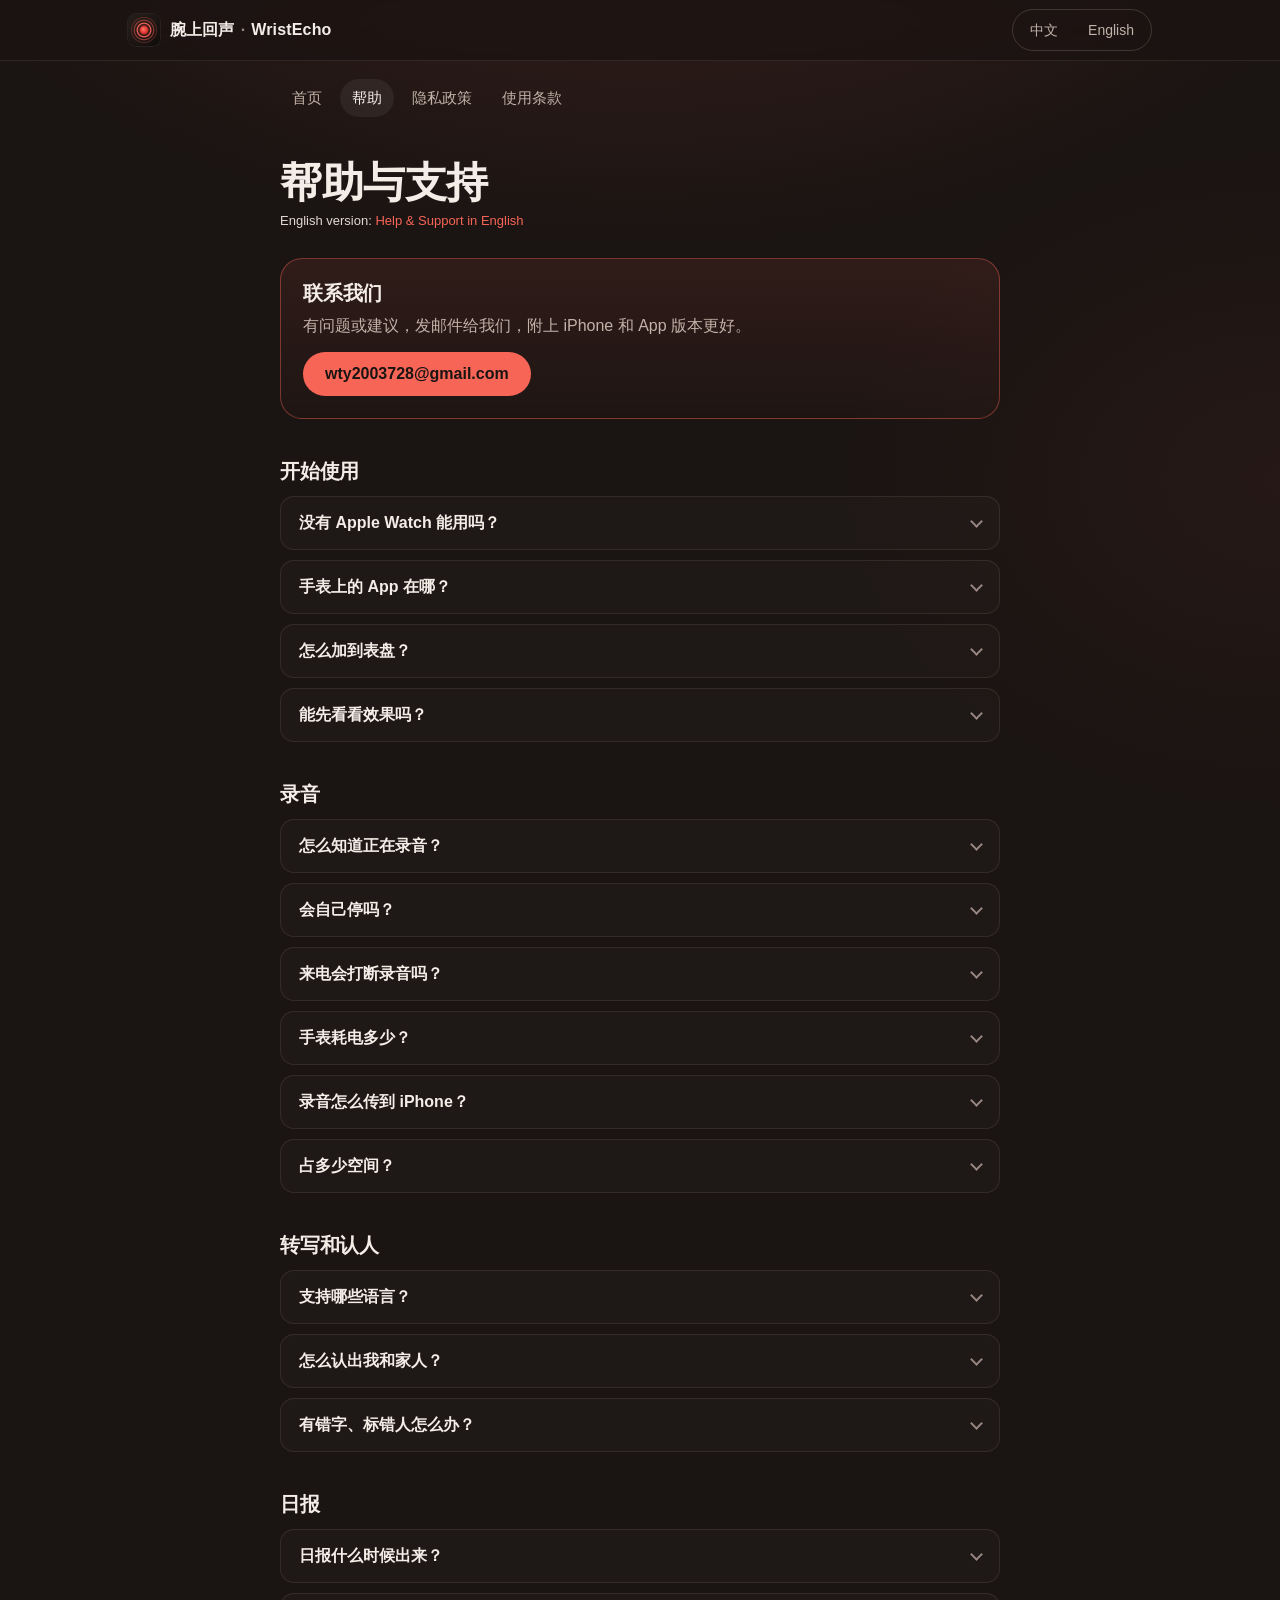
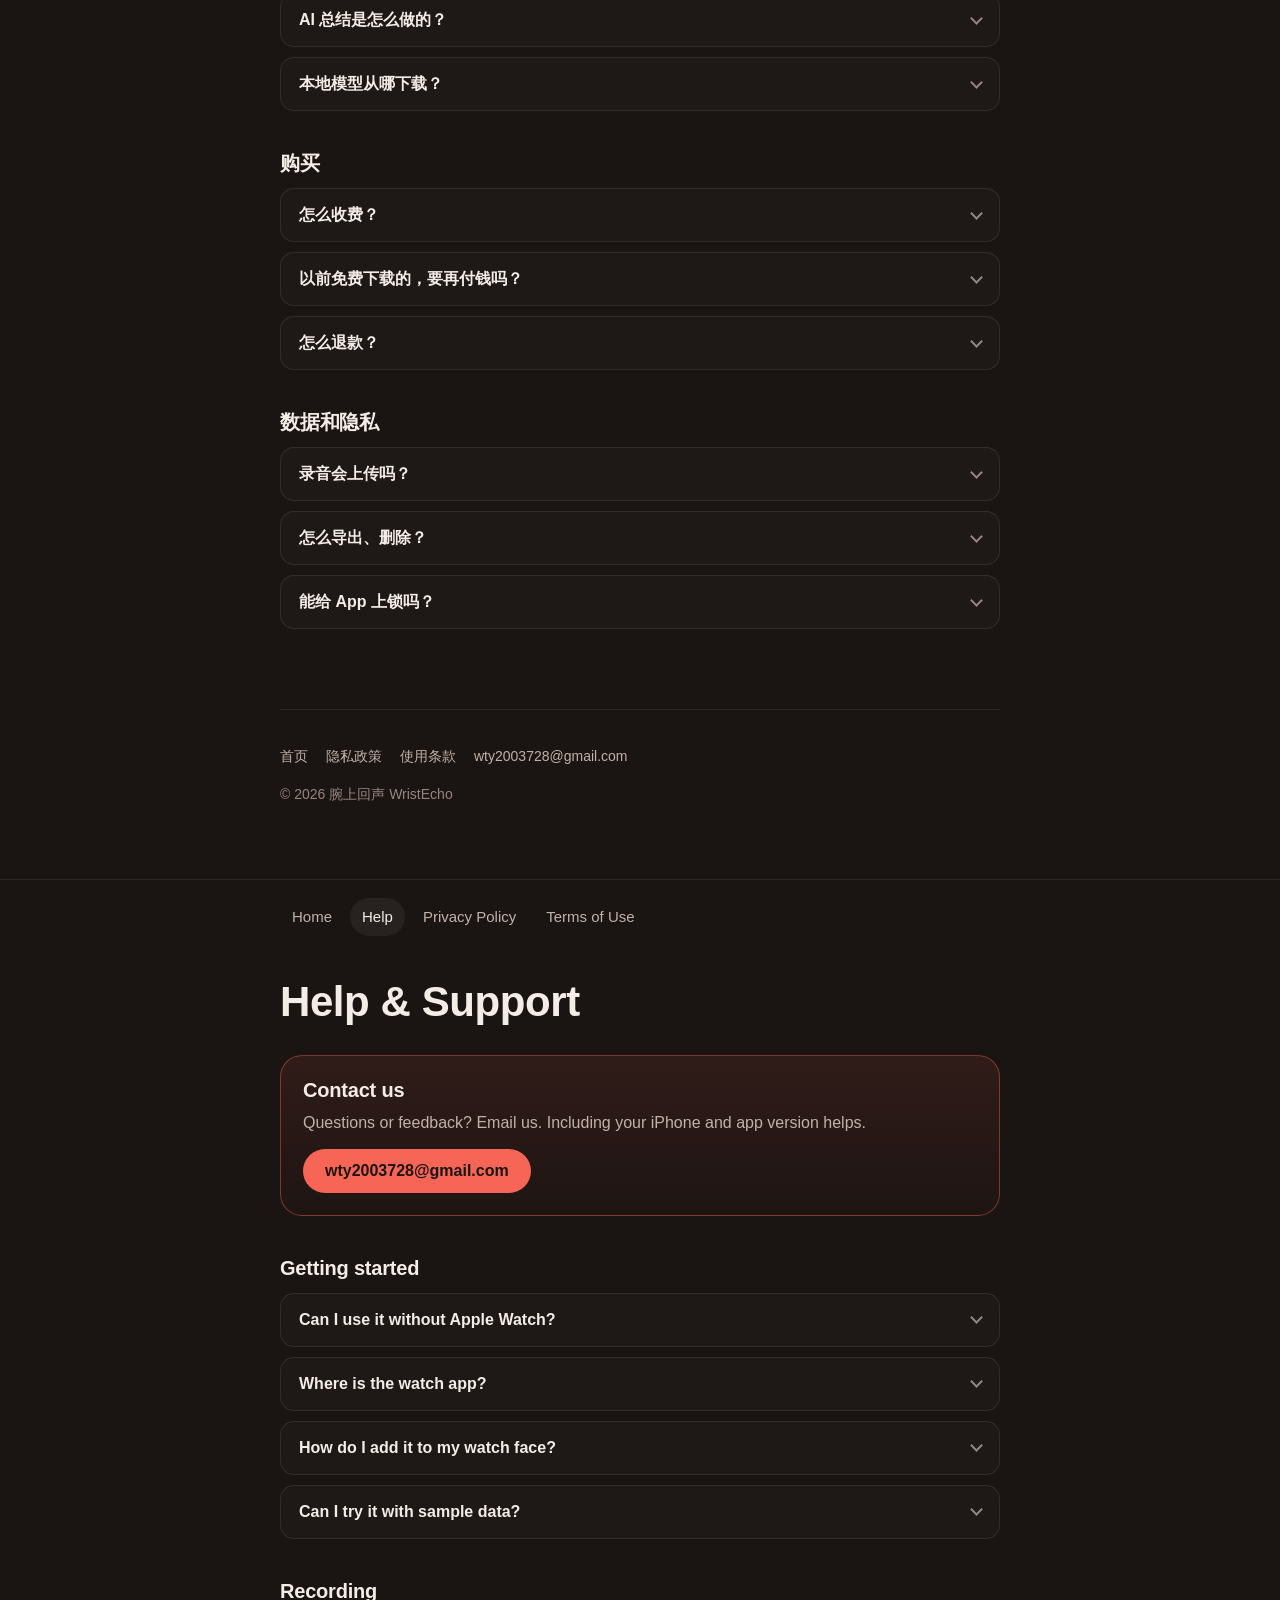
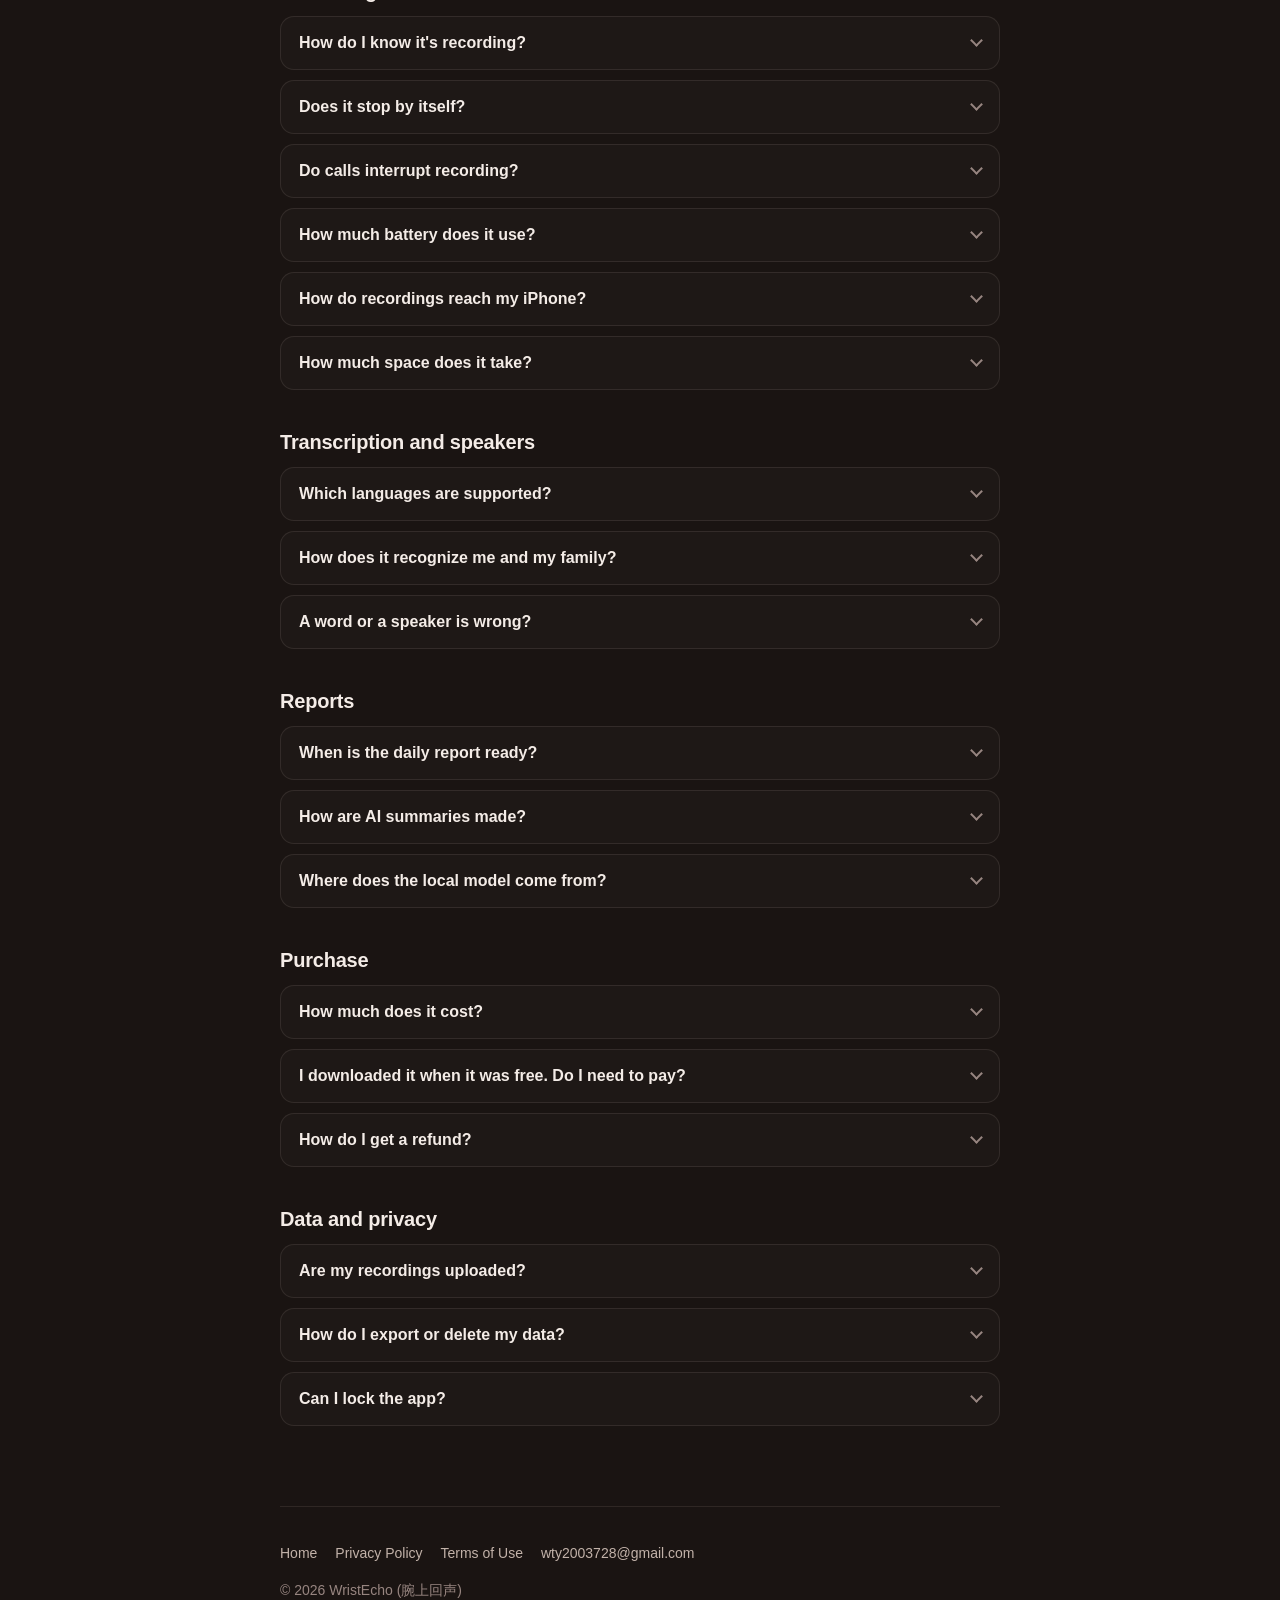
<file: wristecho/support.html>
<!doctype html>
<html lang="zh-Hans">
<head>
<meta charset="utf-8">
<meta name="viewport" content="width=device-width, initial-scale=1, viewport-fit=cover">
<title>帮助与支持 Support · 腕上回声 WristEcho</title>
<meta name="description" content="腕上回声（WristEcho）常见问题与联系方式：录音、续航、打断、认人、AI、购买、导出和删除。WristEcho FAQ and contact.">
<meta name="theme-color" content="#1A1412">
<meta name="color-scheme" content="dark">
<link rel="icon" type="image/png" href="icon.png">
<link rel="apple-touch-icon" href="icon.png">
<link rel="stylesheet" href="style.css">
</head>
<body>
<a class="skip" href="#zh-top">跳到正文 · Skip to content</a>
<header class="topbar">
  <div class="wrap topbar-in">
    <a class="brand" href="index.html"><img src="icon.png" alt="" width="32" height="32"><span class="brand-name">腕上回声<span class="brand-sep">·</span><span class="brand-en" lang="en">WristEcho</span></span></a>
    <nav class="langswitch" aria-label="语言 Language"><a class="lz" href="#zh" lang="zh-Hans">中文</a><a class="le" href="#en" lang="en">English</a></nav>
  </div>
</header>

<main>
<section class="lang" id="zh" data-lang="zh" lang="zh-Hans">
  <div class="wrap read">
    <nav class="pagenav" aria-label="网站导航">
      <a href="index.html#zh">首页</a>
      <a href="support.html#zh" aria-current="page">帮助</a>
      <a href="privacy.html#zh">隐私政策</a>
      <a href="terms.html#zh">使用条款</a>
    </nav>

    <article class="doc" id="zh-top">
      <h1>帮助与支持</h1>
      <p class="lang-note">English version: <a href="support.html#en">Help &amp; Support in English</a></p>

      <div class="contact">
        <h2>联系我们</h2>
        <p>有问题或建议，发邮件给我们，附上 iPhone 和 App 版本更好。</p>
        <a class="btn btn-solid" href="mailto:wty2003728@gmail.com">wty2003728@gmail.com</a>
      </div>

      <div class="faq-group">
        <h2 id="zh-start">开始使用</h2>
        <details>
          <summary>没有 Apple Watch 能用吗？</summary>
          <div class="answer"><p>能。在「录音」页用 iPhone 录，锁屏也会继续；也可以导入已有的录音。</p></div>
        </details>
        <details>
          <summary>手表上的 App 在哪？</summary>
          <div class="answer"><p>叫「回声」，需要 watchOS 11。没自动装上的话，在 iPhone 的 Watch App 里安装。</p></div>
        </details>
        <details>
          <summary>怎么加到表盘？</summary>
          <div class="answer"><p>长按表盘 › 编辑 › 复杂功能，选「回声」。</p></div>
        </details>
        <details>
          <summary>能先看看效果吗？</summary>
          <div class="answer"><p>在「设置 › 示例」里加载示例数据，看完可以一键清除。</p></div>
        </details>
      </div>

      <div class="faq-group">
        <h2 id="zh-recording">录音</h2>
        <details>
          <summary>怎么知道正在录音？</summary>
          <div class="answer"><p>手表上有红点和计时，iPhone 顶部有红点，系统也会显示麦克风提示。只有你点了开始才会录。</p></div>
        </details>
        <details>
          <summary>会自己停吗？</summary>
          <div class="answer"><p>很久没人说话（默认 45 分钟）、手表电量低于 10%、iPhone 电量低于 5% 时，会自动停止并保存。</p></div>
        </details>
        <details>
          <summary>来电会打断录音吗？</summary>
          <div class="answer"><p>会，这是系统规定。打断前的内容都会保存；接不上时手表会提醒你。</p></div>
        </details>
        <details>
          <summary>手表耗电多少？</summary>
          <div class="answer"><p>Series 9 实测熄屏连录约 13 小时，用电约 74%，因机型和用法而异。</p></div>
        </details>
        <details>
          <summary>录音怎么传到 iPhone？</summary>
          <div class="answer"><p>每 10 分钟一段，在 iPhone 旁边就自动传。iPhone 收到后，手表才删掉这一段。</p></div>
        </details>
        <details>
          <summary>占多少空间？</summary>
          <div class="answer"><p>每小时约 14 MB。旧音频会按设置自动清理，文字一直保留。</p></div>
        </details>
      </div>

      <div class="faq-group">
        <h2 id="zh-transcribe">转写和认人</h2>
        <details>
          <summary>支持哪些语言？</summary>
          <div class="answer"><p>中文（普通话、台湾）、粤语、英语、日语、韩语、法语、德语、西班牙语、意大利语、葡萄牙语。</p></div>
        </details>
        <details>
          <summary>怎么认出我和家人？</summary>
          <div class="answer"><p>在「设置 › 人物与声纹」里读 20 秒文字录声纹。录别人的声纹前，请先征得对方同意。</p></div>
        </details>
        <details>
          <summary>有错字、标错人怎么办？</summary>
          <div class="answer"><p>长按句子可以编辑，点说话人标签可以改人。要紧的地方请回听原声。</p></div>
        </details>
      </div>

      <div class="faq-group">
        <h2 id="zh-ai">日报</h2>
        <details>
          <summary>日报什么时候出来？</summary>
          <div class="answer"><p>默认每晚 21:00 后自动整理，每周一出周报；也可以随时点「整理」。</p></div>
        </details>
        <details>
          <summary>AI 总结是怎么做的？</summary>
          <div class="answer"><p>都在本机完成。支持 Apple 智能的 iPhone 用 Apple 智能，内存 6 GB 以上可以下载本地模型；其他情况由设备上的 AI 从原话里挑出重点，不生成新内容。App Store 地区为中国大陆时，只用挑重点的方式。</p></div>
        </details>
        <details>
          <summary>本地模型从哪下载？</summary>
          <div class="answer"><p>从 Hugging Face 下载开源模型 Qwen3，你确认后才开始，只下载、不上传。</p></div>
        </details>
      </div>

      <div class="faq-group">
        <h2 id="zh-purchase">购买</h2>
        <details>
          <summary>怎么收费？</summary>
          <div class="answer"><p>一次买断，没有内购和订阅。</p></div>
        </details>
        <details>
          <summary>以前免费下载的，要再付钱吗？</summary>
          <div class="answer"><p>不用。更新到最新版，全部功能都能用。</p></div>
        </details>
        <details>
          <summary>怎么退款？</summary>
          <div class="answer"><p>到 reportaproblem.apple.com 申请。</p></div>
        </details>
      </div>

      <div class="faq-group">
        <h2 id="zh-data">数据和隐私</h2>
        <details>
          <summary>录音会上传吗？</summary>
          <div class="answer"><p>不会发给开发者或任何第三方，转写和整理都在你的设备上。文字和声纹会随你自己的 iCloud 或电脑备份保存，音频默认不进备份。详见<a href="privacy.html#zh">隐私政策</a>。</p></div>
        </details>
        <details>
          <summary>怎么导出、删除？</summary>
          <div class="answer"><p>「设置 › 存储」里导出全部文字；「设置」里可以删除全部数据。</p></div>
        </details>
        <details>
          <summary>能给 App 上锁吗？</summary>
          <div class="answer"><p>在「设置 › 隐私」里打开面容 ID 锁定。</p></div>
        </details>
      </div>
    </article>

    <footer class="foot">
      <div class="foot-links">
        <a href="index.html#zh">首页</a>
        <a href="privacy.html#zh">隐私政策</a>
        <a href="terms.html#zh">使用条款</a>
        <a href="mailto:wty2003728@gmail.com">wty2003728@gmail.com</a>
      </div>
      <p>© 2026 腕上回声 WristEcho</p>
    </footer>
  </div>
</section>

<section class="lang" id="en" data-lang="en" lang="en">
  <div class="wrap read">
    <nav class="pagenav" aria-label="Site">
      <a href="index.html#en">Home</a>
      <a href="support.html#en" aria-current="page">Help</a>
      <a href="privacy.html#en">Privacy Policy</a>
      <a href="terms.html#en">Terms of Use</a>
    </nav>

    <article class="doc" id="en-top">
      <h1>Help &amp; Support</h1>

      <div class="contact">
        <h2>Contact us</h2>
        <p>Questions or feedback? Email us. Including your iPhone and app version helps.</p>
        <a class="btn btn-solid" href="mailto:wty2003728@gmail.com">wty2003728@gmail.com</a>
      </div>

      <div class="faq-group">
        <h2 id="en-start">Getting started</h2>
        <details>
          <summary>Can I use it without Apple Watch?</summary>
          <div class="answer"><p>Yes. Record on iPhone from the Recordings tab, even with the screen locked, or import recordings you already have.</p></div>
        </details>
        <details>
          <summary>Where is the watch app?</summary>
          <div class="answer"><p>It's called WristEcho and needs watchOS 11. If it didn't install automatically, install it from the Watch app on your iPhone.</p></div>
        </details>
        <details>
          <summary>How do I add it to my watch face?</summary>
          <div class="answer"><p>Touch and hold the watch face › Edit › Complications, then choose WristEcho.</p></div>
        </details>
        <details>
          <summary>Can I try it with sample data?</summary>
          <div class="answer"><p>Load sample data in Settings › Sample, and clear it with one tap when you're done.</p></div>
        </details>
      </div>

      <div class="faq-group">
        <h2 id="en-recording">Recording</h2>
        <details>
          <summary>How do I know it's recording?</summary>
          <div class="answer"><p>The watch shows a red dot and timer, the iPhone shows a red dot at the top, and the system shows its mic indicator. It only records after you tap start.</p></div>
        </details>
        <details>
          <summary>Does it stop by itself?</summary>
          <div class="answer"><p>After a long silence (45 minutes by default), when the watch battery drops below 10%, or when the iPhone drops below 5%, it stops and saves.</p></div>
        </details>
        <details>
          <summary>Do calls interrupt recording?</summary>
          <div class="answer"><p>Yes, the system requires it. Everything recorded before is saved, and the watch reminds you if it can't resume.</p></div>
        </details>
        <details>
          <summary>How much battery does it use?</summary>
          <div class="answer"><p>In our overnight test, Apple Watch Series 9 recorded about 13 hours with the screen off and used about 74% of its battery. It varies by model and use.</p></div>
        </details>
        <details>
          <summary>How do recordings reach my iPhone?</summary>
          <div class="answer"><p>In 10-minute segments, sent automatically when the iPhone is nearby. The watch deletes a segment only after the iPhone has it.</p></div>
        </details>
        <details>
          <summary>How much space does it take?</summary>
          <div class="answer"><p>About 14 MB per hour. Old audio is cleaned up based on your settings; text is always kept.</p></div>
        </details>
      </div>

      <div class="faq-group">
        <h2 id="en-transcribe">Transcription and speakers</h2>
        <details>
          <summary>Which languages are supported?</summary>
          <div class="answer"><p>Chinese (Mandarin, Taiwan), Cantonese, English, Japanese, Korean, French, German, Spanish, Italian and Portuguese.</p></div>
        </details>
        <details>
          <summary>How does it recognize me and my family?</summary>
          <div class="answer"><p>Read a short text for 20 seconds in Settings › People &amp; Voiceprints. Ask other people for consent before enrolling their voice.</p></div>
        </details>
        <details>
          <summary>A word or a speaker is wrong?</summary>
          <div class="answer"><p>Touch and hold a line to edit it, or tap the speaker label to change who said it. Check important details against the original audio.</p></div>
        </details>
      </div>

      <div class="faq-group">
        <h2 id="en-ai">Reports</h2>
        <details>
          <summary>When is the daily report ready?</summary>
          <div class="answer"><p>By default it's written after 9 PM each evening, with a weekly report every Monday. You can also tap Summarize at any time.</p></div>
        </details>
        <details>
          <summary>How are AI summaries made?</summary>
          <div class="answer"><p>All on your device. iPhones with Apple Intelligence use it, and iPhones with 6 GB of memory or more can download a local model; otherwise on-device AI picks the key sentences you said, without generating new text. When your App Store region is China mainland, only the key-sentence method is used.</p></div>
        </details>
        <details>
          <summary>Where does the local model come from?</summary>
          <div class="answer"><p>The open-source Qwen3 model is downloaded from Hugging Face only after you confirm. Nothing is uploaded.</p></div>
        </details>
      </div>

      <div class="faq-group">
        <h2 id="en-purchase">Purchase</h2>
        <details>
          <summary>How much does it cost?</summary>
          <div class="answer"><p>It's a one-time purchase, with no in-app purchases or subscription.</p></div>
        </details>
        <details>
          <summary>I downloaded it when it was free. Do I need to pay?</summary>
          <div class="answer"><p>No. Update to the latest version and every feature is available.</p></div>
        </details>
        <details>
          <summary>How do I get a refund?</summary>
          <div class="answer"><p>Go to reportaproblem.apple.com.</p></div>
        </details>
      </div>

      <div class="faq-group">
        <h2 id="en-data">Data and privacy</h2>
        <details>
          <summary>Are my recordings uploaded?</summary>
          <div class="answer"><p>They are never sent to us or any third party; transcription and reports happen on your devices. Transcripts and voiceprints are included in your own iCloud or computer backup, and audio is left out of backups by default. See the <a href="privacy.html#en">Privacy Policy</a>.</p></div>
        </details>
        <details>
          <summary>How do I export or delete my data?</summary>
          <div class="answer"><p>Export all text in Settings › Storage, and delete all data in Settings.</p></div>
        </details>
        <details>
          <summary>Can I lock the app?</summary>
          <div class="answer"><p>Turn on Lock with Face ID in Settings › Privacy.</p></div>
        </details>
      </div>
    </article>

    <footer class="foot">
      <div class="foot-links">
        <a href="index.html#en">Home</a>
        <a href="privacy.html#en">Privacy Policy</a>
        <a href="terms.html#en">Terms of Use</a>
        <a href="mailto:wty2003728@gmail.com">wty2003728@gmail.com</a>
      </div>
      <p>© 2026 WristEcho (腕上回声)</p>
    </footer>
  </div>
</section>
</main>
</body>
</html>
</file>
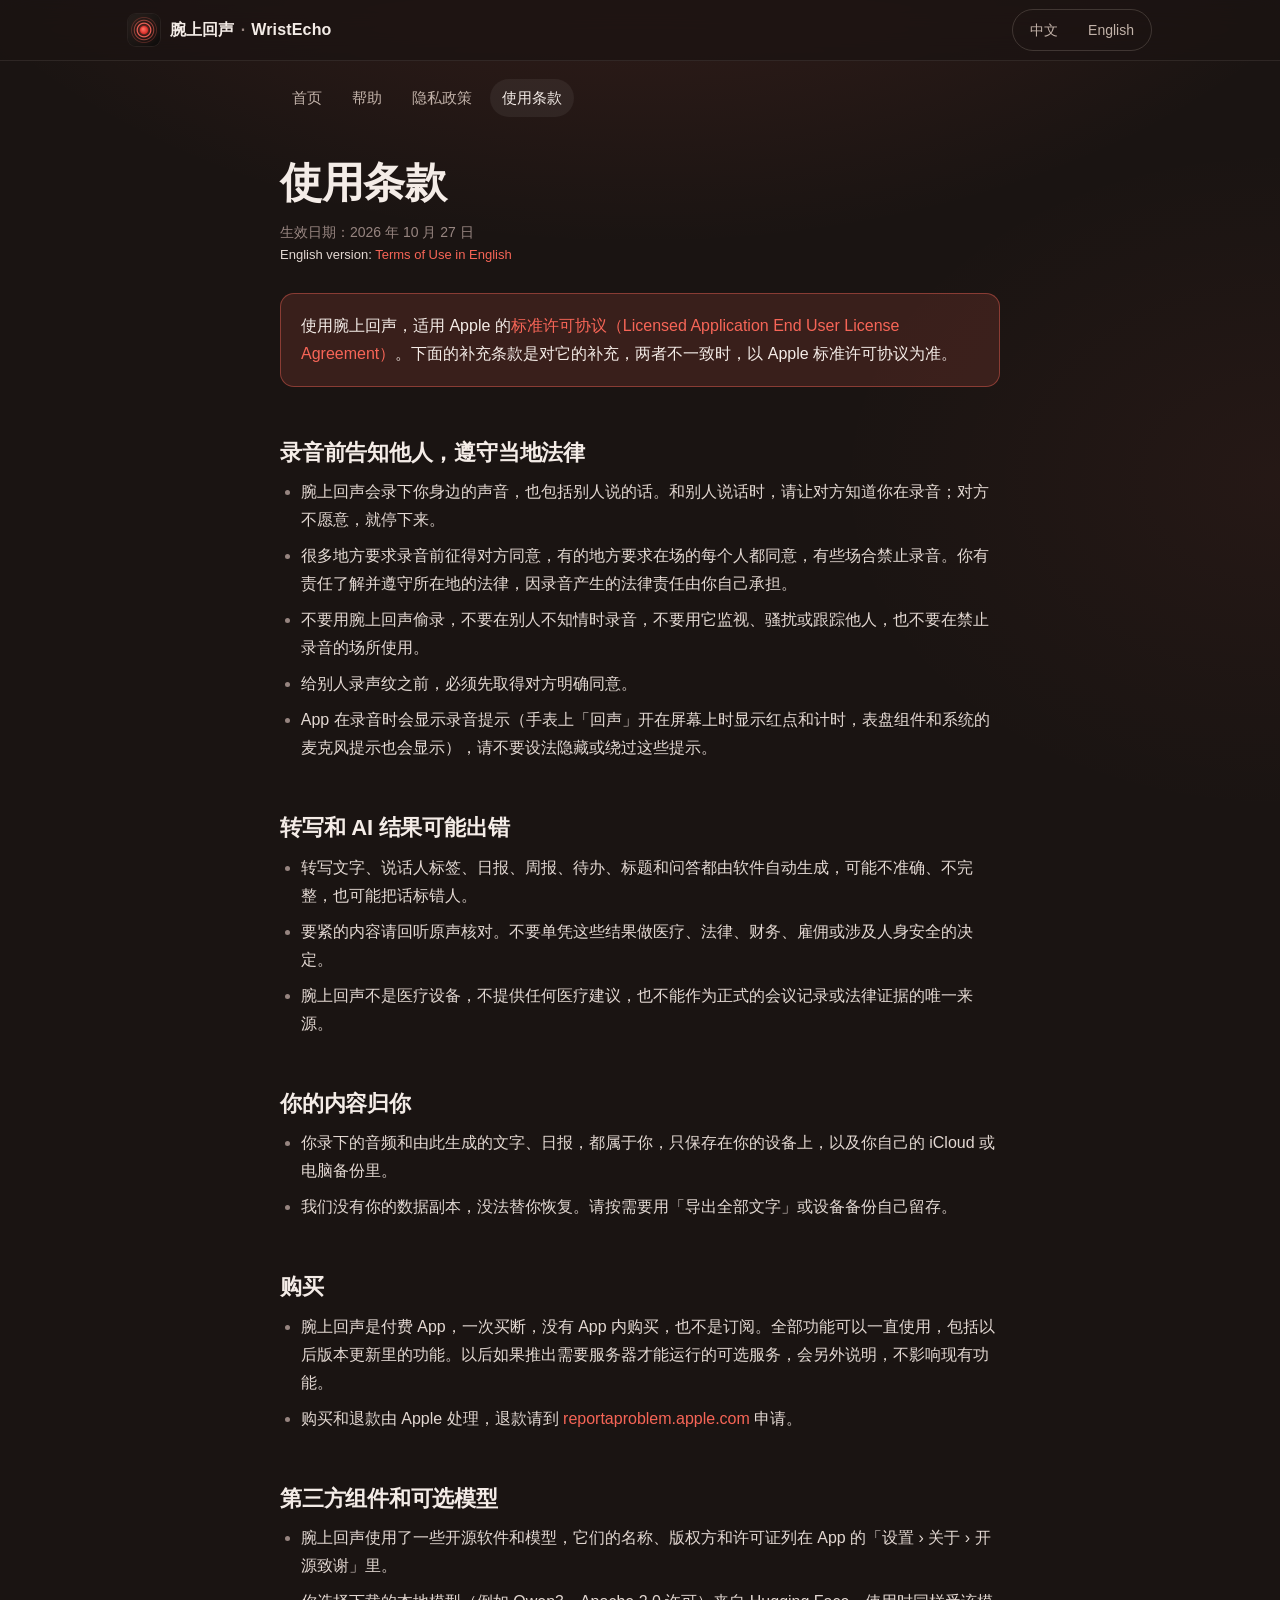
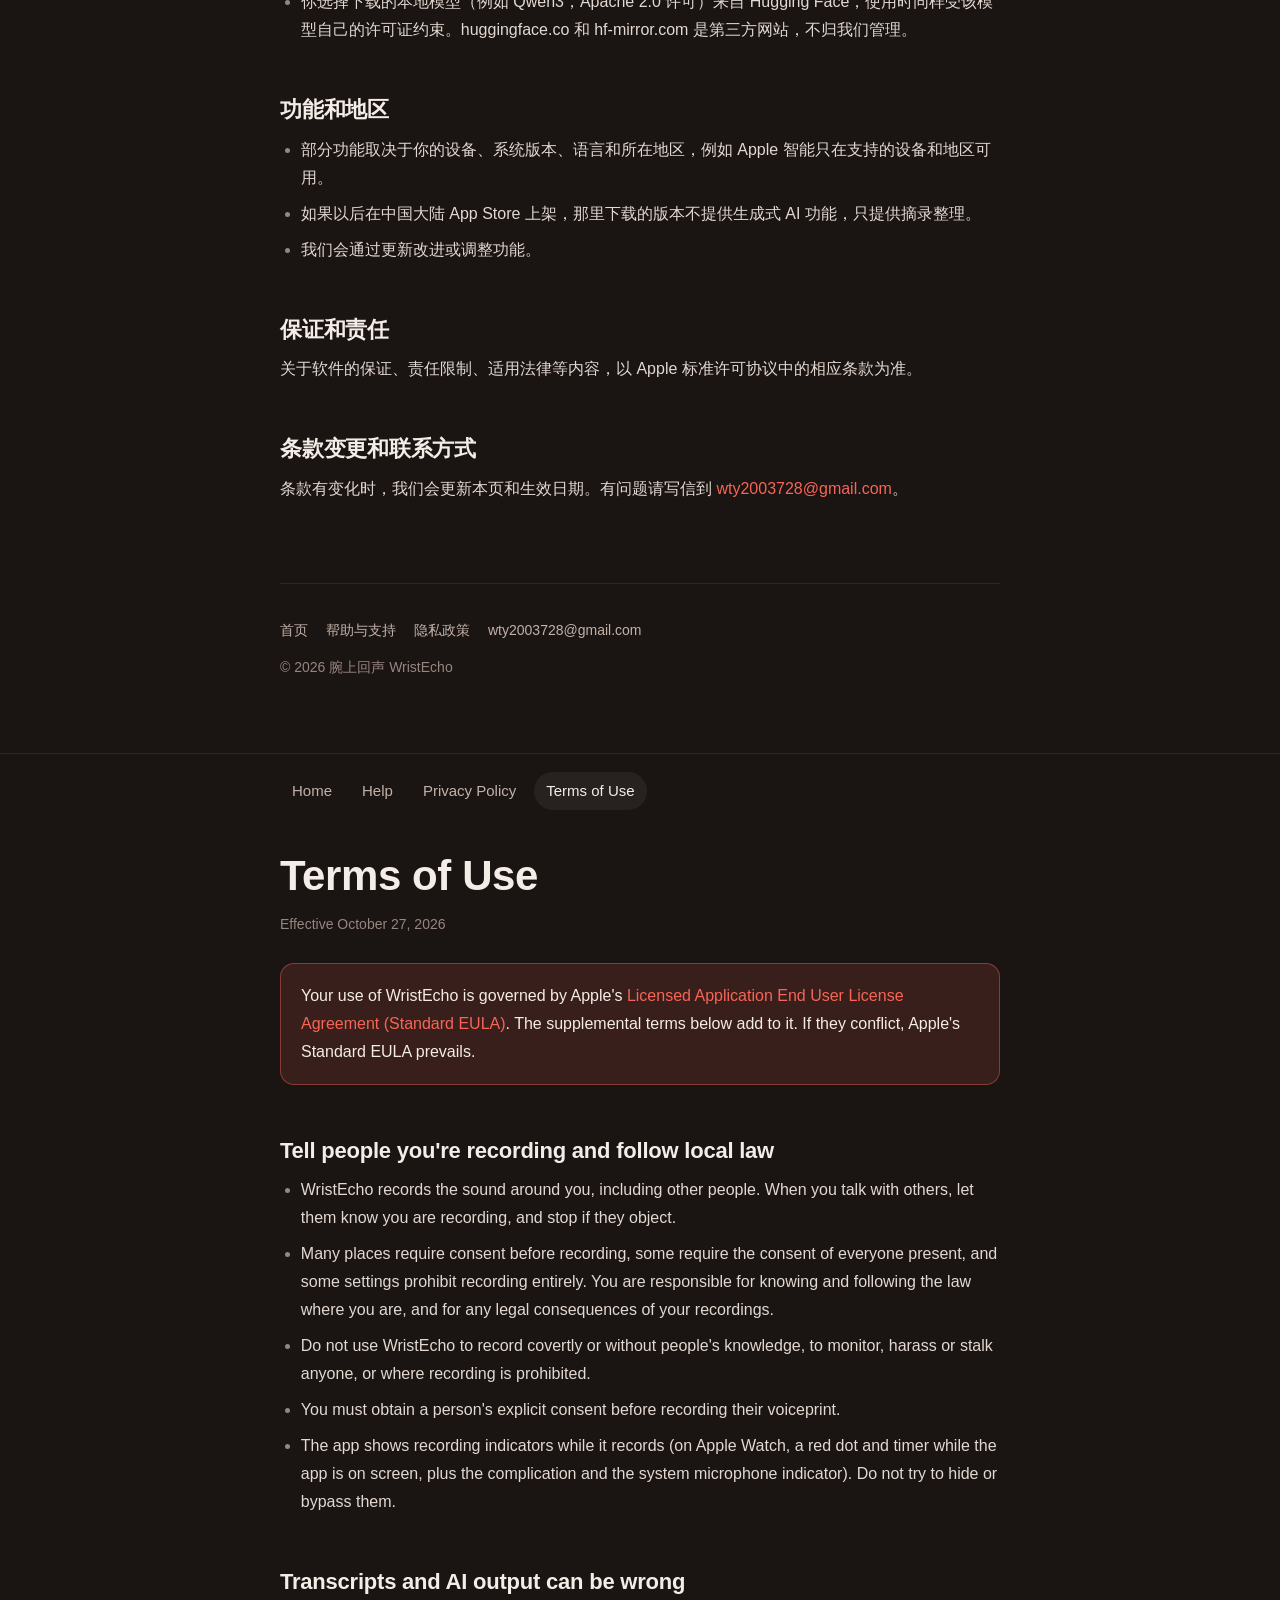
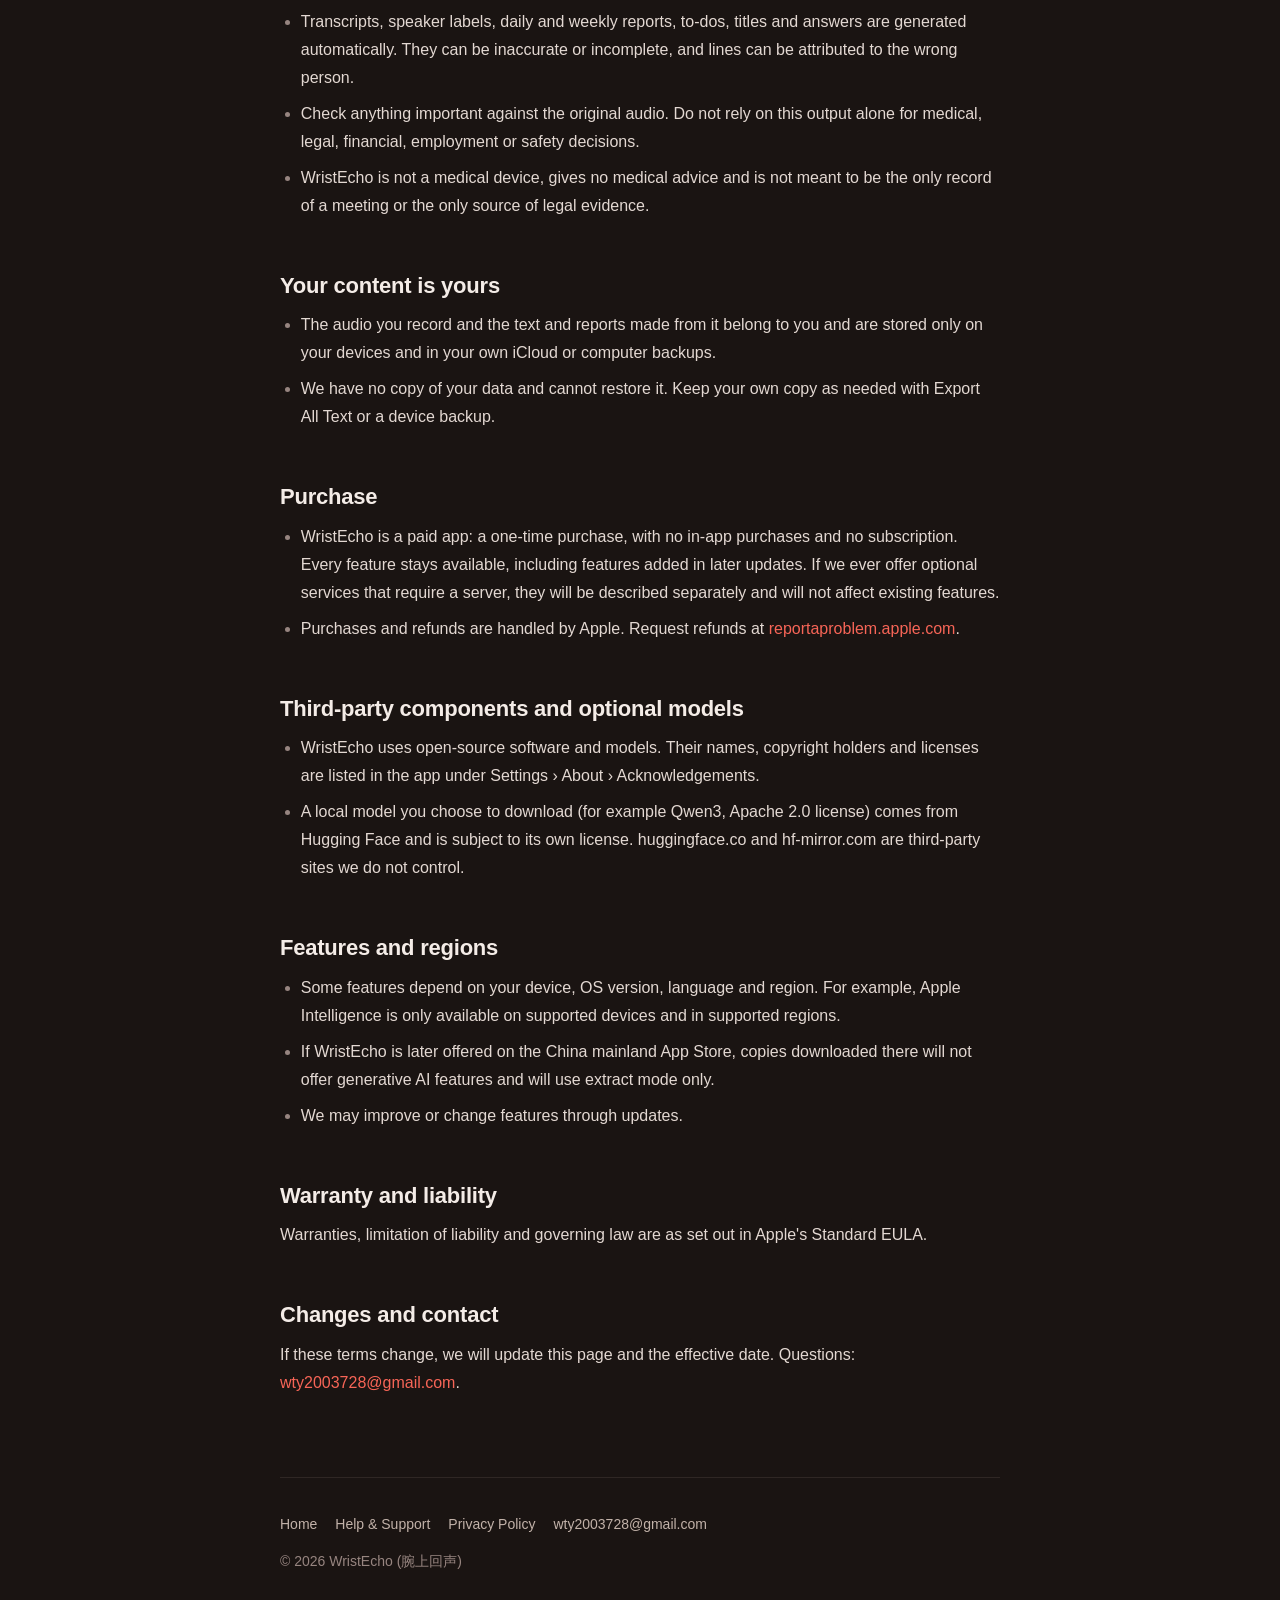
<file: wristecho/terms.html>
<!doctype html>
<html lang="zh-Hans">
<head>
<meta charset="utf-8">
<meta name="viewport" content="width=device-width, initial-scale=1, viewport-fit=cover">
<title>使用条款 Terms of Use · 腕上回声 WristEcho</title>
<meta name="description" content="腕上回声（WristEcho）使用条款：适用 Apple 标准许可协议，另加录音告知、AI 结果可能出错等补充条款。WristEcho terms of use: Apple's standard EULA plus supplemental terms.">
<meta name="theme-color" content="#1A1412">
<meta name="color-scheme" content="dark">
<link rel="icon" type="image/png" href="icon.png">
<link rel="apple-touch-icon" href="icon.png">
<link rel="stylesheet" href="style.css">
</head>
<body>
<a class="skip" href="#zh-top">跳到正文 · Skip to content</a>
<header class="topbar">
  <div class="wrap topbar-in">
    <a class="brand" href="index.html"><img src="icon.png" alt="" width="32" height="32"><span class="brand-name">腕上回声<span class="brand-sep">·</span><span class="brand-en" lang="en">WristEcho</span></span></a>
    <nav class="langswitch" aria-label="语言 Language"><a class="lz" href="#zh" lang="zh-Hans">中文</a><a class="le" href="#en" lang="en">English</a></nav>
  </div>
</header>

<main>
<section class="lang" id="zh" data-lang="zh" lang="zh-Hans">
  <div class="wrap read">
    <nav class="pagenav" aria-label="网站导航">
      <a href="index.html#zh">首页</a>
      <a href="support.html#zh">帮助</a>
      <a href="privacy.html#zh">隐私政策</a>
      <a href="terms.html#zh" aria-current="page">使用条款</a>
    </nav>

    <article class="doc" id="zh-top">
      <h1>使用条款</h1>
      <p class="meta">生效日期：2026 年 10 月 27 日</p>
      <p class="lang-note">English version: <a href="terms.html#en">Terms of Use in English</a></p>

      <div class="summary"><p>使用腕上回声，适用 Apple 的<a href="https://www.apple.com/legal/internet-services/itunes/dev/stdeula/">标准许可协议（Licensed Application End User License Agreement）</a>。下面的补充条款是对它的补充，两者不一致时，以 Apple 标准许可协议为准。</p></div>

      <h2 id="zh-consent">录音前告知他人，遵守当地法律</h2>
      <ul>
        <li>腕上回声会录下你身边的声音，也包括别人说的话。和别人说话时，请让对方知道你在录音；对方不愿意，就停下来。</li>
        <li>很多地方要求录音前征得对方同意，有的地方要求在场的每个人都同意，有些场合禁止录音。你有责任了解并遵守所在地的法律，因录音产生的法律责任由你自己承担。</li>
        <li>不要用腕上回声偷录，不要在别人不知情时录音，不要用它监视、骚扰或跟踪他人，也不要在禁止录音的场所使用。</li>
        <li>给别人录声纹之前，必须先取得对方明确同意。</li>
        <li>App 在录音时会显示录音提示（手表上「回声」开在屏幕上时显示红点和计时，表盘组件和系统的麦克风提示也会显示），请不要设法隐藏或绕过这些提示。</li>
      </ul>

      <h2 id="zh-ai">转写和 AI 结果可能出错</h2>
      <ul>
        <li>转写文字、说话人标签、日报、周报、待办、标题和问答都由软件自动生成，可能不准确、不完整，也可能把话标错人。</li>
        <li>要紧的内容请回听原声核对。不要单凭这些结果做医疗、法律、财务、雇佣或涉及人身安全的决定。</li>
        <li>腕上回声不是医疗设备，不提供任何医疗建议，也不能作为正式的会议记录或法律证据的唯一来源。</li>
      </ul>

      <h2 id="zh-content">你的内容归你</h2>
      <ul>
        <li>你录下的音频和由此生成的文字、日报，都属于你，只保存在你的设备上，以及你自己的 iCloud 或电脑备份里。</li>
        <li>我们没有你的数据副本，没法替你恢复。请按需要用「导出全部文字」或设备备份自己留存。</li>
      </ul>

      <h2 id="zh-purchase">购买</h2>
      <ul>
        <li>腕上回声是付费 App，一次买断，没有 App 内购买，也不是订阅。全部功能可以一直使用，包括以后版本更新里的功能。以后如果推出需要服务器才能运行的可选服务，会另外说明，不影响现有功能。</li>
        <li>购买和退款由 Apple 处理，退款请到 <a href="https://reportaproblem.apple.com/">reportaproblem.apple.com</a> 申请。</li>
      </ul>

      <h2 id="zh-third">第三方组件和可选模型</h2>
      <ul>
        <li>腕上回声使用了一些开源软件和模型，它们的名称、版权方和许可证列在 App 的「设置 › 关于 › 开源致谢」里。</li>
        <li>你选择下载的本地模型（例如 Qwen3，Apache 2.0 许可）来自 Hugging Face，使用时同样受该模型自己的许可证约束。huggingface.co 和 hf-mirror.com 是第三方网站，不归我们管理。</li>
      </ul>

      <h2 id="zh-availability">功能和地区</h2>
      <ul>
        <li>部分功能取决于你的设备、系统版本、语言和所在地区，例如 Apple 智能只在支持的设备和地区可用。</li>
        <li>如果以后在中国大陆 App Store 上架，那里下载的版本不提供生成式 AI 功能，只提供摘录整理。</li>
        <li>我们会通过更新改进或调整功能。</li>
      </ul>

      <h2 id="zh-liability">保证和责任</h2>
      <p>关于软件的保证、责任限制、适用法律等内容，以 Apple 标准许可协议中的相应条款为准。</p>

      <h2 id="zh-changes">条款变更和联系方式</h2>
      <p>条款有变化时，我们会更新本页和生效日期。有问题请写信到 <a href="mailto:wty2003728@gmail.com">wty2003728@gmail.com</a>。</p>
    </article>

    <footer class="foot">
      <div class="foot-links">
        <a href="index.html#zh">首页</a>
        <a href="support.html#zh">帮助与支持</a>
        <a href="privacy.html#zh">隐私政策</a>
        <a href="mailto:wty2003728@gmail.com">wty2003728@gmail.com</a>
      </div>
      <p>© 2026 腕上回声 WristEcho</p>
    </footer>
  </div>
</section>

<section class="lang" id="en" data-lang="en" lang="en">
  <div class="wrap read">
    <nav class="pagenav" aria-label="Site">
      <a href="index.html#en">Home</a>
      <a href="support.html#en">Help</a>
      <a href="privacy.html#en">Privacy Policy</a>
      <a href="terms.html#en" aria-current="page">Terms of Use</a>
    </nav>

    <article class="doc" id="en-top">
      <h1>Terms of Use</h1>
      <p class="meta">Effective October 27, 2026</p>

      <div class="summary"><p>Your use of WristEcho is governed by Apple's <a href="https://www.apple.com/legal/internet-services/itunes/dev/stdeula/">Licensed Application End User License Agreement (Standard EULA)</a>. The supplemental terms below add to it. If they conflict, Apple's Standard EULA prevails.</p></div>

      <h2 id="en-consent">Tell people you're recording and follow local law</h2>
      <ul>
        <li>WristEcho records the sound around you, including other people. When you talk with others, let them know you are recording, and stop if they object.</li>
        <li>Many places require consent before recording, some require the consent of everyone present, and some settings prohibit recording entirely. You are responsible for knowing and following the law where you are, and for any legal consequences of your recordings.</li>
        <li>Do not use WristEcho to record covertly or without people's knowledge, to monitor, harass or stalk anyone, or where recording is prohibited.</li>
        <li>You must obtain a person's explicit consent before recording their voiceprint.</li>
        <li>The app shows recording indicators while it records (on Apple Watch, a red dot and timer while the app is on screen, plus the complication and the system microphone indicator). Do not try to hide or bypass them.</li>
      </ul>

      <h2 id="en-ai">Transcripts and AI output can be wrong</h2>
      <ul>
        <li>Transcripts, speaker labels, daily and weekly reports, to-dos, titles and answers are generated automatically. They can be inaccurate or incomplete, and lines can be attributed to the wrong person.</li>
        <li>Check anything important against the original audio. Do not rely on this output alone for medical, legal, financial, employment or safety decisions.</li>
        <li>WristEcho is not a medical device, gives no medical advice and is not meant to be the only record of a meeting or the only source of legal evidence.</li>
      </ul>

      <h2 id="en-content">Your content is yours</h2>
      <ul>
        <li>The audio you record and the text and reports made from it belong to you and are stored only on your devices and in your own iCloud or computer backups.</li>
        <li>We have no copy of your data and cannot restore it. Keep your own copy as needed with Export All Text or a device backup.</li>
      </ul>

      <h2 id="en-purchase">Purchase</h2>
      <ul>
        <li>WristEcho is a paid app: a one-time purchase, with no in-app purchases and no subscription. Every feature stays available, including features added in later updates. If we ever offer optional services that require a server, they will be described separately and will not affect existing features.</li>
        <li>Purchases and refunds are handled by Apple. Request refunds at <a href="https://reportaproblem.apple.com/">reportaproblem.apple.com</a>.</li>
      </ul>

      <h2 id="en-third">Third-party components and optional models</h2>
      <ul>
        <li>WristEcho uses open-source software and models. Their names, copyright holders and licenses are listed in the app under Settings › About › Acknowledgements.</li>
        <li>A local model you choose to download (for example Qwen3, Apache 2.0 license) comes from Hugging Face and is subject to its own license. huggingface.co and hf-mirror.com are third-party sites we do not control.</li>
      </ul>

      <h2 id="en-availability">Features and regions</h2>
      <ul>
        <li>Some features depend on your device, OS version, language and region. For example, Apple Intelligence is only available on supported devices and in supported regions.</li>
        <li>If WristEcho is later offered on the China mainland App Store, copies downloaded there will not offer generative AI features and will use extract mode only.</li>
        <li>We may improve or change features through updates.</li>
      </ul>

      <h2 id="en-liability">Warranty and liability</h2>
      <p>Warranties, limitation of liability and governing law are as set out in Apple's Standard EULA.</p>

      <h2 id="en-changes">Changes and contact</h2>
      <p>If these terms change, we will update this page and the effective date. Questions: <a href="mailto:wty2003728@gmail.com">wty2003728@gmail.com</a>.</p>
    </article>

    <footer class="foot">
      <div class="foot-links">
        <a href="index.html#en">Home</a>
        <a href="support.html#en">Help &amp; Support</a>
        <a href="privacy.html#en">Privacy Policy</a>
        <a href="mailto:wty2003728@gmail.com">wty2003728@gmail.com</a>
      </div>
      <p>© 2026 WristEcho (腕上回声)</p>
    </footer>
  </div>
</section>
</main>
</body>
</html>
</file>
<file: lifetracker/style.css>
:root {
  color-scheme: light dark;
  --bg: #F7F6FB;
  --surface: #FFFFFF;
  --surface-2: #F1EFF9;
  --line: rgba(30, 24, 74, 0.10);
  --line-strong: rgba(30, 24, 74, 0.18);
  --text: #1A1830;
  --muted: #4D4966;
  --faint: #67637F;
  --accent: #5143D1;
  --accent-hover: #4234BE;
  --accent-ink: #FFFFFF;
  --accent-soft: rgba(81, 67, 209, 0.10);
  --accent-line: rgba(81, 67, 209, 0.32);
  --mark-a: #5B4FE0;
  --mark-b: #9A55D8;
  --mark-c: #C94F92;
  --hl-a: #5B4FE0;
  --hl-b: #C94F92;
  --glow: rgba(110, 90, 230, 0.12);
  --glow-2: rgba(201, 79, 146, 0.06);
  --topbar: rgba(247, 246, 251, 0.84);
  --shadow: 0 1px 2px rgba(30, 24, 74, 0.05), 0 10px 30px rgba(30, 24, 74, 0.06);
  --mark-shadow: rgba(91, 79, 224, 0.28);
  --radius: 20px;
  --radius-sm: 14px;
  --wrap: 1040px;
  --read: 720px;
  --gutter: 16px;
  --font: -apple-system, BlinkMacSystemFont, "SF Pro Text", "PingFang SC", "Hiragino Sans GB", "Microsoft YaHei", "Noto Sans CJK SC", "Noto Sans SC", "Helvetica Neue", Arial, sans-serif;
  --font-display: -apple-system, BlinkMacSystemFont, "SF Pro Display", "PingFang SC", "Hiragino Sans GB", "Microsoft YaHei", "Noto Sans CJK SC", "Noto Sans SC", "Helvetica Neue", Arial, sans-serif;
}

@media (prefers-color-scheme: dark) {
  :root {
    --bg: #100F18;
    --surface: #191724;
    --surface-2: #201E2E;
    --line: rgba(228, 224, 255, 0.09);
    --line-strong: rgba(228, 224, 255, 0.17);
    --text: #EEECF8;
    --muted: #B9B5CF;
    --faint: #9692AE;
    --accent: #ADA3FF;
    --accent-hover: #C4BCFF;
    --accent-ink: #14121F;
    --accent-soft: rgba(173, 163, 255, 0.14);
    --accent-line: rgba(173, 163, 255, 0.38);
    --hl-a: #ADA3FF;
    --hl-b: #F07DB8;
    --glow: rgba(124, 108, 255, 0.18);
    --glow-2: rgba(240, 125, 184, 0.07);
    --topbar: rgba(16, 15, 24, 0.80);
    --shadow: none;
    --mark-shadow: rgba(0, 0, 0, 0.55);
  }
}

@media (min-width: 640px) {
  :root { --gutter: 28px; }
}

*, *::before, *::after { box-sizing: border-box; }

html {
  -webkit-text-size-adjust: 100%;
  text-size-adjust: 100%;
  background: var(--bg);
}

body {
  margin: 0;
  min-height: 100vh;
  background:
    radial-gradient(60rem 36rem at 50% -14rem, var(--glow), transparent 70%),
    radial-gradient(36rem 26rem at 100% 24rem, var(--glow-2), transparent 70%),
    var(--bg);
  background-repeat: no-repeat;
  color: var(--text);
  font: 400 16px/1.75 var(--font);
  -webkit-font-smoothing: antialiased;
  overflow-x: hidden;
}

a { color: var(--accent); text-decoration: none; }
a:hover { color: var(--accent-hover); text-decoration: underline; text-underline-offset: 3px; }
a:focus-visible, summary:focus-visible {
  outline: 2px solid var(--accent);
  outline-offset: 3px;
  border-radius: 6px;
}

[id] { scroll-margin-top: 84px; }

.wrap {
  width: 100%;
  max-width: var(--wrap);
  margin: 0 auto;
  padding: 0 var(--gutter);
}

.read { max-width: calc(var(--read) + var(--gutter) * 2); }

.skip {
  position: absolute;
  left: -9999px;
  top: 0;
}
.skip:focus {
  left: 16px;
  top: 12px;
  z-index: 20;
  background: var(--accent);
  color: var(--accent-ink);
  padding: 8px 14px;
  border-radius: 999px;
}

.topbar {
  position: sticky;
  top: 0;
  z-index: 10;
  background: var(--topbar);
  -webkit-backdrop-filter: saturate(160%) blur(16px);
  backdrop-filter: saturate(160%) blur(16px);
  border-bottom: 1px solid var(--line);
}

.topbar-in {
  display: flex;
  align-items: center;
  justify-content: space-between;
  gap: 12px;
  min-height: 58px;
}

.brand {
  display: flex;
  align-items: center;
  gap: 10px;
  min-width: 0;
  color: var(--text);
  font-weight: 650;
  letter-spacing: 0.005em;
}
.brand:hover { color: var(--text); text-decoration: none; }
.brand-name { white-space: nowrap; overflow: hidden; text-overflow: ellipsis; }

.mark {
  --s: 30px;
  position: relative;
  flex: none;
  display: block;
  width: var(--s);
  height: var(--s);
  border-radius: calc(var(--s) * 0.27);
  object-fit: cover;
  box-shadow: inset 0 0 0 1px rgba(255, 255, 255, 0.16);
}
.mark-lg {
  --s: 84px;
  margin: 0 auto 28px;
  box-shadow: 0 18px 44px var(--mark-shadow), inset 0 0 0 1px rgba(255, 255, 255, 0.16);
}

.langswitch {
  display: flex;
  flex: none;
  gap: 2px;
  padding: 3px;
  border: 1px solid var(--line-strong);
  border-radius: 999px;
}
.langswitch a {
  display: inline-flex;
  align-items: center;
  min-height: 34px;
  padding: 0 13px;
  border-radius: 999px;
  color: var(--muted);
  font-size: 14px;
  font-weight: 500;
}
.langswitch a:hover { color: var(--text); text-decoration: none; }

html:has(.lang[data-lang="en"]:target, .lang[data-lang="en"] :target) .lang[data-lang="zh"],
html:has(.lang[data-lang="zh"]:target, .lang[data-lang="zh"] :target) .lang[data-lang="en"] {
  display: none;
}
html:has(.lang[data-lang="en"]:target, .lang[data-lang="en"] :target) .langswitch .le,
html:has(.lang[data-lang="zh"]:target, .lang[data-lang="zh"] :target) .langswitch .lz {
  background: var(--accent-soft);
  color: var(--text);
}

.lang + .lang {
  border-top: 1px solid var(--line);
  margin-top: 24px;
}
html:has(.lang:target, .lang :target) .lang + .lang {
  border-top: 0;
  margin-top: 0;
}
html:has(.lang:target, .lang :target) .divider-note { display: none; }

.lang-note {
  margin: 18px 0 0;
  font-size: 13px;
  color: var(--faint);
}

.pagenav {
  display: flex;
  flex-wrap: wrap;
  gap: 4px 6px;
  padding-top: 16px;
  font-size: 15px;
}
.pagenav a {
  display: inline-flex;
  align-items: center;
  min-height: 38px;
  padding: 0 12px;
  border-radius: 999px;
  color: var(--muted);
}
.pagenav a:hover { color: var(--text); background: var(--accent-soft); text-decoration: none; }
.pagenav a[aria-current="page"] { color: var(--text); background: var(--accent-soft); }

h1, h2, h3 {
  margin: 0;
  font-family: var(--font-display);
  color: var(--text);
  letter-spacing: -0.01em;
  line-height: 1.25;
  text-wrap: balance;
}

.hero {
  text-align: center;
  padding: 64px 0 0;
}
.hero h1 {
  font-size: clamp(32px, 7vw, 56px);
  font-weight: 700;
  line-height: 1.18;
}
.hl { color: var(--accent); }
@supports ((-webkit-background-clip: text) or (background-clip: text)) {
  .hl {
    background: linear-gradient(90deg, var(--hl-a), var(--hl-b));
    -webkit-background-clip: text;
    background-clip: text;
    color: transparent;
    -webkit-text-fill-color: transparent;
  }
}
@media (forced-colors: active) {
  .hl { background: none; color: CanvasText; -webkit-text-fill-color: CanvasText; }
}

.features {
  list-style: none;
  max-width: 560px;
  margin: 40px auto 0;
  padding: 6px 0;
  text-align: left;
  border: 1px solid var(--line);
  border-radius: var(--radius);
  background: var(--surface);
  box-shadow: var(--shadow);
}
.features li {
  display: flex;
  align-items: center;
  gap: 14px;
  padding: 14px 18px;
  color: var(--muted);
  line-height: 1.55;
}
.features li + li { border-top: 1px solid var(--line); }
.features b { color: var(--text); font-weight: 650; margin-right: 6px; }
.ico {
  flex: none;
  display: grid;
  place-items: center;
  width: 36px;
  height: 36px;
  border-radius: 10px;
  background: var(--accent-soft);
  color: var(--accent);
}
.ico svg { width: 20px; height: 20px; }

.privacy-line {
  max-width: 560px;
  margin: 22px auto 0;
  color: var(--muted);
  font-size: 15px;
  text-wrap: pretty;
}

.cta {
  display: flex;
  flex-wrap: wrap;
  justify-content: center;
  gap: 12px;
  margin: 30px 0 0;
}

.btn {
  display: inline-flex;
  align-items: center;
  justify-content: center;
  gap: 8px;
  min-height: 46px;
  padding: 0 22px;
  border-radius: 999px;
  font-size: 16px;
  font-weight: 600;
}
.btn:hover { text-decoration: none; }
.btn-solid { background: var(--accent); color: var(--accent-ink); }
.btn-solid:hover { background: var(--accent-hover); color: var(--accent-ink); }
.btn-ghost { border: 1px solid var(--line-strong); color: var(--text); }
.btn-ghost:hover { background: var(--accent-soft); color: var(--text); }
.btn-soon {
  border: 1px dashed var(--accent-line);
  background: var(--accent-soft);
  color: var(--text);
  cursor: default;
}

.doc { padding: 36px 0 0; }
.doc h1 { font-size: clamp(30px, 6vw, 40px); font-weight: 700; }
.doc .meta { margin: 10px 0 0; color: var(--faint); font-size: 14px; }
.doc h2 {
  margin: 44px 0 12px;
  padding-top: 4px;
  font-size: 21px;
  font-weight: 650;
}
.doc p, .doc li { color: var(--muted); }
.doc p { margin: 0 0 14px; }
.doc ul, .doc ol { margin: 0 0 16px; padding-left: 1.3em; }
.doc li { margin: 0 0 8px; }
.doc li::marker { color: var(--faint); }
.doc strong { color: var(--text); font-weight: 650; }
.doc a { overflow-wrap: anywhere; }

.summary {
  margin: 24px 0 0;
  padding: 18px 20px;
  border: 1px solid var(--accent-line);
  border-radius: var(--radius-sm);
  background: var(--accent-soft);
}
.summary p { margin: 0; color: var(--text); }

.toc {
  margin: 24px 0 0;
  padding: 16px 20px;
  border: 1px solid var(--line);
  border-radius: var(--radius-sm);
  background: var(--surface);
}
.toc b { display: block; margin-bottom: 6px; font-size: 13px; color: var(--faint); }
.toc ul { margin: 0; padding: 0; list-style: none; columns: 2 220px; column-gap: 28px; }
.toc li { margin: 0 0 4px; break-inside: avoid; }
.toc a { color: var(--muted); }
.toc a:hover { color: var(--text); }

.table-wrap {
  margin: 0 0 18px;
  overflow-x: auto;
  -webkit-overflow-scrolling: touch;
  border: 1px solid var(--line);
  border-radius: var(--radius-sm);
  background: var(--surface);
}
table { width: 100%; min-width: 520px; border-collapse: collapse; font-size: 15px; }
th, td { padding: 11px 14px; text-align: left; vertical-align: top; border-bottom: 1px solid var(--line); }
th { color: var(--faint); font-size: 13px; font-weight: 600; background: var(--surface-2); }
td { color: var(--muted); }
td:first-child { color: var(--text); }
tr:last-child td { border-bottom: 0; }

@media (max-width: 560px) {
  .table-wrap { overflow: visible; border: 0; border-radius: 0; background: none; }
  .table-wrap table { min-width: 0; }
  .table-wrap thead { display: none; }
  .table-wrap tr {
    display: block;
    margin: 0 0 10px;
    padding: 8px 0;
    border: 1px solid var(--line);
    border-radius: var(--radius-sm);
    background: var(--surface);
  }
  .table-wrap td { display: block; padding: 4px 16px; border: 0; }
  .table-wrap td::before {
    content: attr(data-label);
    display: block;
    font-size: 12px;
    font-weight: 600;
    color: var(--faint);
  }
  .table-wrap td:first-child { font-weight: 600; }
  .table-wrap td:first-child::before { display: none; }
}

.contact {
  margin: 24px 0 0;
  padding: 22px;
  border: 1px solid var(--accent-line);
  border-radius: var(--radius);
  background: var(--accent-soft);
}
.contact h2 { margin: 0 0 6px; padding: 0; font-size: 20px; }
.contact p { margin: 0 0 14px; color: var(--muted); }
.contact .btn { min-height: 44px; }

.faq-group { margin: 40px 0 0; }
.faq-group > h2 { margin: 0 0 12px; padding: 0; font-size: 20px; }

details {
  margin: 0 0 10px;
  border: 1px solid var(--line);
  border-radius: var(--radius-sm);
  background: var(--surface);
}
details[open] { border-color: var(--line-strong); box-shadow: var(--shadow); }
summary {
  display: flex;
  align-items: center;
  justify-content: space-between;
  gap: 14px;
  min-height: 52px;
  padding: 12px 18px;
  list-style: none;
  cursor: pointer;
  font-weight: 600;
  color: var(--text);
}
summary::-webkit-details-marker { display: none; }
summary::after {
  content: "";
  flex: none;
  width: 9px;
  height: 9px;
  margin-top: -4px;
  border-right: 2px solid var(--faint);
  border-bottom: 2px solid var(--faint);
  transform: rotate(45deg);
  transition: transform 0.2s ease;
}
details[open] summary::after { transform: rotate(225deg); margin-top: 4px; }
.answer { padding: 0 18px 16px; }
.answer p { margin: 0 0 10px; color: var(--muted); }
.answer p:last-child { margin-bottom: 0; }

.foot {
  margin-top: 72px;
  padding: 30px 0 40px;
  border-top: 1px solid var(--line);
  color: var(--faint);
  font-size: 14px;
}
.foot-links { display: flex; flex-wrap: wrap; gap: 6px 18px; margin: 0 0 12px; }
.foot-links a { color: var(--muted); }
.foot p { margin: 0 0 6px; line-height: 1.6; }

@media (prefers-reduced-motion: reduce) {
  summary::after { transition: none; }
}
</file>
<file: suishouqing/style.css>
:root {
  --bg: #f4f7f6;
  --card: #ffffff;
  --text: #16201e;
  --muted: #5d6b68;
  --line: #dfe7e5;
  --accent: #0a8579;
  --accent-soft: #e2f4f1;
  color-scheme: light dark;
}

@media (prefers-color-scheme: dark) {
  :root {
    --bg: #0d1211;
    --card: #161d1c;
    --text: #e8efed;
    --muted: #9aa8a5;
    --line: #26302e;
    --accent: #33ceb0;
    --accent-soft: #12302b;
  }
}

* { box-sizing: border-box; }

html { -webkit-text-size-adjust: 100%; }

body {
  margin: 0;
  background: var(--bg);
  color: var(--text);
  font: 17px/1.7 -apple-system, BlinkMacSystemFont, "PingFang SC", "Hiragino Sans GB", "Microsoft YaHei", sans-serif;
}

a { color: var(--accent); text-decoration: none; }
a:hover { text-decoration: underline; }

.wrap {
  max-width: 720px;
  margin: 0 auto;
  padding: 0 20px;
}

header {
  padding: 28px 0 8px;
}

.brand {
  display: flex;
  align-items: center;
  gap: 12px;
  color: var(--text);
  font-weight: 600;
  font-size: 18px;
}
.brand:hover { text-decoration: none; }
.brand img {
  width: 40px;
  height: 40px;
  border-radius: 10px;
}

nav.links {
  display: flex;
  gap: 20px;
  margin-top: 16px;
  font-size: 15px;
}
nav.links a[aria-current="page"] { color: var(--text); font-weight: 600; }

.hero {
  padding: 32px 0 8px;
}
h1 {
  font-size: 32px;
  line-height: 1.3;
  margin: 20px 0 8px;
}
.lead {
  color: var(--muted);
  margin: 0;
}

h2 {
  font-size: 21px;
  margin: 40px 0 12px;
}

.card {
  background: var(--card);
  border: 1px solid var(--line);
  border-radius: 16px;
  padding: 4px 20px;
}

details {
  border-bottom: 1px solid var(--line);
  padding: 14px 0;
}
details:last-child { border-bottom: none; }
summary {
  cursor: pointer;
  font-weight: 600;
  list-style: none;
}
summary::-webkit-details-marker { display: none; }
summary::after {
  content: "+";
  float: right;
  color: var(--muted);
  font-weight: 400;
}
details[open] summary::after { content: "−"; }
details p { margin: 8px 0 0; color: var(--muted); }

.contact {
  background: var(--accent-soft);
  border-radius: 16px;
  padding: 18px 20px;
}
.contact p { margin: 0; }

.doc p, .doc li { color: var(--text); }
.doc ul { padding-left: 1.2em; }
.meta { color: var(--muted); font-size: 15px; }

footer {
  margin: 56px 0 40px;
  color: var(--muted);
  font-size: 14px;
}
</file>
<file: wristecho/style.css>
:root {
  color-scheme: dark;
  --bg: #1A1412;
  --bg-deep: #140F0D;
  --card: #241B18;
  --card-hi: #2C221E;
  --line: rgba(255, 232, 222, 0.09);
  --line-strong: rgba(255, 232, 222, 0.16);
  --text: #F4ECE7;
  --muted: #C2B2A9;
  --faint: #978580;
  --accent: #F76557;
  --accent-ink: #1A1412;
  --accent-soft: rgba(247, 101, 87, 0.14);
  --accent-line: rgba(247, 101, 87, 0.42);
  --me: #6FCF8F;
  --other: #7FB2F5;
  --star: #F5C451;
  --radius: 22px;
  --radius-sm: 14px;
  --wrap: 1080px;
  --read: 720px;
  --gutter: 16px;
  --font: -apple-system, BlinkMacSystemFont, "SF Pro Text", "PingFang SC", "Hiragino Sans GB", "Microsoft YaHei", "Noto Sans CJK SC", "Noto Sans SC", "Helvetica Neue", Arial, sans-serif;
  --font-display: -apple-system, BlinkMacSystemFont, "SF Pro Display", "PingFang SC", "Hiragino Sans GB", "Microsoft YaHei", "Noto Sans CJK SC", "Noto Sans SC", "Helvetica Neue", Arial, sans-serif;
  --font-round: ui-rounded, "SF Pro Rounded", -apple-system, BlinkMacSystemFont, "PingFang SC", sans-serif;
}

@media (min-width: 640px) {
  :root { --gutter: 28px; }
}

*, *::before, *::after { box-sizing: border-box; }

html {
  -webkit-text-size-adjust: 100%;
  text-size-adjust: 100%;
  background: var(--bg);
}

body {
  margin: 0;
  min-height: 100vh;
  background:
    radial-gradient(70rem 42rem at 50% -14rem, rgba(247, 101, 87, 0.17), transparent 70%),
    radial-gradient(40rem 30rem at 100% 30rem, rgba(247, 101, 87, 0.05), transparent 70%),
    var(--bg);
  background-repeat: no-repeat;
  color: var(--text);
  font: 400 16px/1.75 var(--font);
  -webkit-font-smoothing: antialiased;
  overflow-x: hidden;
}

img { max-width: 100%; height: auto; display: block; }

a { color: var(--accent); text-decoration: none; }
a:hover { text-decoration: underline; text-underline-offset: 3px; }
a:focus-visible, summary:focus-visible {
  outline: 2px solid var(--accent);
  outline-offset: 3px;
  border-radius: 6px;
}

[id] { scroll-margin-top: 88px; }

.wrap {
  width: 100%;
  max-width: var(--wrap);
  margin: 0 auto;
  padding: 0 var(--gutter);
}

.read {
  max-width: calc(var(--read) + var(--gutter) * 2);
}

.skip {
  position: absolute;
  left: -9999px;
  top: 0;
}
.skip:focus {
  left: 16px;
  top: 12px;
  z-index: 20;
  background: var(--accent);
  color: var(--accent-ink);
  padding: 8px 14px;
  border-radius: 999px;
}

.topbar {
  position: sticky;
  top: 0;
  z-index: 10;
  background: rgba(26, 20, 18, 0.78);
  -webkit-backdrop-filter: saturate(150%) blur(16px);
  backdrop-filter: saturate(150%) blur(16px);
  border-bottom: 1px solid var(--line);
}

.topbar-in {
  display: flex;
  align-items: center;
  justify-content: space-between;
  gap: 12px;
  min-height: 60px;
}

.brand {
  display: flex;
  align-items: center;
  gap: 10px;
  color: var(--text);
  font-weight: 600;
  letter-spacing: 0.01em;
  min-width: 0;
}
.brand:hover { text-decoration: none; }
.brand img {
  width: 32px;
  height: 32px;
  border-radius: 8px;
  box-shadow: 0 0 0 1px rgba(255, 255, 255, 0.06);
  flex: none;
}
.brand-name { white-space: nowrap; overflow: hidden; text-overflow: ellipsis; }
.brand-sep { color: var(--faint); margin: 0 6px; }
@media (max-width: 440px) {
  .brand-sep, .brand-en { display: none; }
}

.langswitch {
  display: flex;
  gap: 2px;
  padding: 3px;
  border: 1px solid var(--line-strong);
  border-radius: 999px;
  flex: none;
}
.langswitch a {
  display: inline-flex;
  align-items: center;
  min-height: 34px;
  padding: 0 14px;
  border-radius: 999px;
  color: var(--muted);
  font-size: 14px;
  font-weight: 500;
}
.langswitch a:hover { text-decoration: none; color: var(--text); }

html:has(.lang[data-lang="en"]:target, .lang[data-lang="en"] :target) .lang[data-lang="zh"],
html:has(.lang[data-lang="zh"]:target, .lang[data-lang="zh"] :target) .lang[data-lang="en"] {
  display: none;
}
html:has(.lang[data-lang="en"]:target, .lang[data-lang="en"] :target) .langswitch .le,
html:has(.lang[data-lang="zh"]:target, .lang[data-lang="zh"] :target) .langswitch .lz {
  background: var(--accent-soft);
  color: var(--text);
}

.lang + .lang {
  border-top: 1px solid var(--line);
  margin-top: 24px;
}
html:has(.lang:target, .lang :target) .lang + .lang {
  border-top: 0;
  margin-top: 0;
}
html:has(.lang:target, .lang :target) .divider-note {
  display: none;
}

.lang-note {
  margin: 18px 0 0;
  font-size: 13px;
  color: var(--faint);
}

.pagenav {
  display: flex;
  flex-wrap: wrap;
  gap: 4px 6px;
  padding-top: 18px;
  font-size: 15px;
}
.pagenav a {
  display: inline-flex;
  align-items: center;
  min-height: 38px;
  padding: 0 12px;
  border-radius: 999px;
  color: var(--muted);
}
.pagenav a:hover { color: var(--text); background: rgba(255, 255, 255, 0.04); text-decoration: none; }
.pagenav a[aria-current="page"] { color: var(--text); background: rgba(255, 255, 255, 0.06); }

h1, h2, h3 {
  font-family: var(--font-display);
  color: var(--text);
  letter-spacing: -0.01em;
  line-height: 1.25;
  margin: 0;
  text-wrap: balance;
}
.lede, .section-head p, .note, .card p, .tier p, .flow p { text-wrap: pretty; }

.hero {
  text-align: center;
  padding: 56px 0 8px;
}

.emblem {
  position: relative;
  width: 116px;
  height: 116px;
  margin: 0 auto 30px;
}
.emblem img {
  position: relative;
  width: 116px;
  height: 116px;
  border-radius: 27px;
  box-shadow: 0 22px 60px rgba(0, 0, 0, 0.55), 0 0 0 1px rgba(255, 255, 255, 0.06);
}
.emblem .ring {
  position: absolute;
  inset: -14px;
  border-radius: 50%;
  border: 1.5px solid var(--accent-line);
  opacity: 0;
  animation: ripple 5.4s ease-out infinite;
}
.emblem .ring:nth-child(2) { animation-delay: 1.8s; }
.emblem .ring:nth-child(3) { animation-delay: 3.6s; }

@keyframes ripple {
  0% { transform: scale(0.82); opacity: 0; }
  12% { opacity: 0.75; }
  100% { transform: scale(2.05); opacity: 0; }
}

@media (prefers-reduced-motion: reduce) {
  .emblem .ring { animation: none; opacity: 0.22; }
  .emblem .ring:nth-child(2) { transform: scale(1.35); opacity: 0.14; }
  .emblem .ring:nth-child(3) { transform: scale(1.7); opacity: 0.08; }
}

.eyebrow {
  margin: 0 0 14px;
  color: var(--accent);
  font-size: 13px;
  font-weight: 600;
  letter-spacing: 0.14em;
  text-transform: uppercase;
}

.hero h1 {
  font-size: clamp(34px, 7.4vw, 60px);
  font-weight: 700;
  line-height: 1.16;
}
.hero h1 .hl { color: var(--accent); }

.lede {
  max-width: 640px;
  margin: 20px auto 0;
  color: var(--muted);
  font-size: clamp(16px, 2.2vw, 19px);
  line-height: 1.75;
}

.cta {
  display: flex;
  flex-wrap: wrap;
  justify-content: center;
  gap: 12px;
  margin: 30px 0 0;
}

.btn {
  display: inline-flex;
  align-items: center;
  justify-content: center;
  gap: 8px;
  min-height: 48px;
  padding: 0 22px;
  border-radius: 999px;
  font-weight: 600;
  font-size: 16px;
}
.btn:hover { text-decoration: none; }
.btn-solid { background: var(--accent); color: var(--accent-ink); }
.btn-solid:hover { background: #FF7769; }
.btn-ghost { border: 1px solid var(--line-strong); color: var(--text); }
.btn-ghost:hover { background: rgba(255, 255, 255, 0.05); }

.fine {
  margin: 16px 0 0;
  color: var(--faint);
  font-size: 14px;
}

.showcase {
  position: relative;
  max-width: 760px;
  height: 520px;
  margin: 52px auto 0;
}

.phone {
  position: absolute;
  left: 50%;
  top: 0;
  width: 270px;
  height: 540px;
  margin-left: -95px;
  padding: 11px;
  border-radius: 46px;
  background: #0D0908;
  border: 1px solid var(--line-strong);
  box-shadow: 0 40px 90px rgba(0, 0, 0, 0.55), inset 0 0 0 1px rgba(255, 255, 255, 0.03);
}

.phone-screen {
  height: 100%;
  border-radius: 36px;
  background: linear-gradient(180deg, #17110F 0%, #120D0B 100%);
  padding: 44px 14px 16px;
  overflow: hidden;
  position: relative;
  text-align: left;
  display: flex;
  flex-direction: column;
}
.phone-screen::before {
  content: "";
  position: absolute;
  top: 12px;
  left: 50%;
  width: 84px;
  height: 24px;
  margin-left: -42px;
  border-radius: 999px;
  background: #000;
}

.p-head { margin-bottom: 12px; }
.p-title { display: block; font-size: 15px; font-weight: 700; color: var(--text); }
.p-sub { display: block; font-size: 11px; color: var(--faint); margin-top: 2px; }

.tline { display: flex; gap: 8px; align-items: flex-start; margin: 0 0 10px; }
.tline p { margin: 0; font-size: 12px; line-height: 1.55; color: #E6DCD6; }
.chip {
  flex: none;
  min-width: 34px;
  padding: 1px 7px;
  border-radius: 999px;
  font-size: 10.5px;
  font-weight: 600;
  line-height: 18px;
  text-align: center;
  margin-top: 1px;
}
.chip.me { color: var(--me); background: rgba(111, 207, 143, 0.14); }
.chip.other { color: var(--other); background: rgba(127, 178, 245, 0.14); }
.tline.star p::after { content: " ★"; color: var(--star); }

.p-todo {
  margin-top: 14px;
  padding: 10px 12px;
  border-radius: 14px;
  background: rgba(255, 255, 255, 0.05);
  border: 1px solid var(--line);
}
.p-todo b { display: block; font-size: 11px; color: var(--faint); font-weight: 600; margin-bottom: 4px; }
.p-todo span { display: flex; gap: 8px; align-items: flex-start; font-size: 12px; line-height: 1.5; color: var(--text); }
.p-todo span::before {
  content: "";
  flex: none;
  width: 13px;
  height: 13px;
  margin-top: 2px;
  border-radius: 50%;
  border: 1.5px solid var(--accent);
}
.p-todo i { display: block; margin-top: 6px; font-style: normal; font-size: 11px; color: var(--accent); }

.p-player {
  margin-top: auto;
  display: flex;
  align-items: center;
  gap: 10px;
  padding: 10px 12px;
  border-radius: 16px;
  background: rgba(255, 255, 255, 0.06);
  font-size: 11px;
  color: var(--muted);
}
.p-player .bar { flex: 1; height: 3px; border-radius: 2px; background: rgba(255, 255, 255, 0.12); position: relative; }
.p-player .bar::after { content: ""; position: absolute; left: 0; top: 0; bottom: 0; width: 38%; border-radius: 2px; background: var(--accent); }
.p-player .play {
  width: 0;
  height: 0;
  border-left: 9px solid var(--text);
  border-top: 6px solid transparent;
  border-bottom: 6px solid transparent;
}

.watch {
  position: absolute;
  left: 50%;
  bottom: 18px;
  margin-left: -235px;
  width: 158px;
  height: 190px;
  padding: 10px;
  border-radius: 46px;
  background: #0D0908;
  border: 1px solid var(--line-strong);
  box-shadow: 0 34px 70px rgba(0, 0, 0, 0.6);
  z-index: 2;
}
.watch::after {
  content: "";
  position: absolute;
  right: -5px;
  top: 54px;
  width: 5px;
  height: 32px;
  border-radius: 3px;
  background: #3B2E28;
}
.watch-screen {
  height: 100%;
  border-radius: 36px;
  background: #000;
  display: flex;
  flex-direction: column;
  align-items: center;
  justify-content: center;
  gap: 5px;
  font-family: var(--font-round);
}
.w-name { font-size: 11px; color: var(--faint); align-self: flex-start; margin: -6px 0 2px 16px; }
.w-timer { display: flex; align-items: center; gap: 6px; color: #FF453A; font-size: 22px; font-weight: 600; font-variant-numeric: tabular-nums; }
.w-timer::before { content: ""; width: 8px; height: 8px; border-radius: 50%; background: #FF453A; }
.w-meta { font-size: 10px; color: #8E8E93; }
.w-mark {
  margin-top: 4px;
  padding: 5px 12px;
  border-radius: 999px;
  background: #FFD60A;
  color: #000;
  font-size: 11px;
  font-weight: 700;
}
.w-stop {
  margin-top: 4px;
  width: 26px;
  height: 26px;
  border-radius: 50%;
  border: 2.5px solid rgba(255, 69, 58, 0.35);
  display: grid;
  place-items: center;
}
.w-stop::before { content: ""; width: 8px; height: 8px; border-radius: 2px; background: #FF453A; }

@media (max-width: 640px) {
  .showcase { height: 470px; margin-top: 40px; }
  .phone { width: 236px; height: 470px; margin-left: -88px; border-radius: 40px; }
  .phone-screen { border-radius: 31px; padding: 40px 12px 14px; }
  .watch { width: 128px; height: 156px; margin-left: -172px; bottom: 12px; border-radius: 38px; padding: 8px; }
  .watch-screen { border-radius: 30px; }
  .w-timer { font-size: 18px; }
  .w-mark { font-size: 10px; padding: 4px 10px; }
  .tline p { font-size: 11.5px; }
  .tline.opt { display: none; }
  .p-todo { margin-top: 6px; margin-bottom: 10px; }
}

@media (max-width: 380px) {
  .phone { margin-left: -80px; }
  .watch { margin-left: -160px; width: 118px; height: 144px; }
}

.section { padding: 76px 0 0; }
.section-head { max-width: 680px; margin: 0 auto 30px; text-align: center; }
.section-head h2 { font-size: clamp(26px, 4.6vw, 38px); font-weight: 700; }
.section-head p { margin: 12px 0 0; color: var(--muted); }

.grid {
  display: grid;
  gap: 14px;
  grid-template-columns: repeat(auto-fit, minmax(min(100%, 300px), 1fr));
}

.card {
  padding: 22px 22px 20px;
  border-radius: var(--radius);
  background: linear-gradient(180deg, var(--card-hi) 0%, var(--card) 100%);
  border: 1px solid var(--line);
}
.card h3 { font-size: 19px; font-weight: 650; margin: 14px 0 6px; }
.card p { margin: 0; color: var(--muted); font-size: 15.5px; line-height: 1.7; }

.icon {
  width: 42px;
  height: 42px;
  border-radius: 12px;
  display: grid;
  place-items: center;
  background: var(--accent-soft);
  color: var(--accent);
}
.icon svg { width: 22px; height: 22px; }

.flow {
  display: grid;
  gap: 14px;
  grid-template-columns: repeat(auto-fit, minmax(min(100%, 220px), 1fr));
  counter-reset: step;
}
.flow li {
  list-style: none;
  position: relative;
  padding: 22px 20px 20px;
  border-radius: var(--radius);
  border: 1px solid var(--line);
  background: rgba(255, 255, 255, 0.02);
  counter-increment: step;
}
.flow li::before {
  content: counter(step);
  display: grid;
  place-items: center;
  width: 30px;
  height: 30px;
  border-radius: 50%;
  border: 1.5px solid var(--accent-line);
  color: var(--accent);
  font-weight: 700;
  font-size: 14px;
  margin-bottom: 12px;
}
.flow h3 { font-size: 17px; margin-bottom: 4px; }
.flow p { margin: 0; color: var(--muted); font-size: 15px; line-height: 1.65; }
ol.flow { padding: 0; margin: 0; }

.tiers {
  display: grid;
  gap: 14px;
  grid-template-columns: repeat(auto-fit, minmax(min(100%, 280px), 1fr));
}
.tier {
  padding: 22px;
  border-radius: var(--radius);
  border: 1px solid var(--line);
  background: var(--card);
}
.tier .tag {
  display: inline-block;
  font-size: 12px;
  font-weight: 600;
  letter-spacing: 0.04em;
  padding: 3px 10px;
  border-radius: 999px;
  color: var(--accent);
  background: var(--accent-soft);
}
.tier h3 { font-size: 18px; margin: 12px 0 6px; }
.tier p { margin: 0; color: var(--muted); font-size: 15px; line-height: 1.7; }

.note {
  margin: 18px auto 0;
  max-width: 760px;
  text-align: center;
  color: var(--faint);
  font-size: 14px;
  line-height: 1.7;
}

.band {
  margin-top: 76px;
  padding: 42px 24px;
  border-radius: 28px;
  text-align: center;
  background:
    radial-gradient(30rem 16rem at 50% 0%, rgba(247, 101, 87, 0.16), transparent 70%),
    var(--card);
  border: 1px solid var(--line);
}
.band h2 { font-size: clamp(24px, 4.4vw, 34px); }
.band p { max-width: 620px; margin: 12px auto 0; color: var(--muted); }
.band .btn { margin-top: 22px; }

.price {
  max-width: 720px;
  margin: 0 auto;
  padding: 28px 26px;
  border-radius: 28px;
  border: 1px solid var(--accent-line);
  background: linear-gradient(180deg, rgba(247, 101, 87, 0.09), rgba(247, 101, 87, 0.02));
}
.price h3 { font-size: 22px; }
.price ul { margin: 14px 0 0; padding: 0; list-style: none; }
.price li { position: relative; padding-left: 26px; margin: 0 0 10px; color: var(--muted); }
.price li::before {
  content: "";
  position: absolute;
  left: 2px;
  top: 0.62em;
  width: 10px;
  height: 6px;
  border-left: 2px solid var(--accent);
  border-bottom: 2px solid var(--accent);
  transform: rotate(-45deg);
}
.price li b { color: var(--text); font-weight: 600; }

.consent {
  max-width: 720px;
  margin: 28px auto 0;
  padding: 18px 20px;
  border-radius: var(--radius-sm);
  border: 1px solid var(--line);
  background: rgba(255, 255, 255, 0.02);
  color: var(--muted);
  font-size: 15px;
}
.consent b { color: var(--text); }

.specs {
  display: grid;
  gap: 10px;
  grid-template-columns: repeat(auto-fit, minmax(min(100%, 240px), 1fr));
  max-width: 760px;
  margin: 0 auto;
}
.spec {
  padding: 16px 18px;
  border-radius: var(--radius-sm);
  border: 1px solid var(--line);
  background: rgba(255, 255, 255, 0.02);
}
.spec b { display: block; font-size: 13px; color: var(--faint); font-weight: 600; letter-spacing: 0.02em; }
.spec span { color: var(--text); }

.doc { padding: 40px 0 0; }
.doc h1 { font-size: clamp(30px, 6vw, 42px); font-weight: 700; }
.doc .meta { margin: 10px 0 0; color: var(--faint); font-size: 14px; }
.doc h2 {
  font-size: 22px;
  font-weight: 650;
  margin: 46px 0 12px;
  padding-top: 6px;
}
.doc h3 { font-size: 17px; margin: 26px 0 8px; }
.doc p, .doc li { color: #E3D8D2; }
.doc p { margin: 0 0 14px; }
.doc ul, .doc ol { margin: 0 0 16px; padding-left: 1.3em; }
.doc li { margin: 0 0 8px; }
.doc li::marker { color: var(--faint); }
.doc strong { color: var(--text); font-weight: 650; }

.summary {
  margin: 26px 0 0;
  padding: 18px 20px;
  border-radius: var(--radius-sm);
  border: 1px solid var(--accent-line);
  background: var(--accent-soft);
}
.summary p { margin: 0; color: var(--text); }

.toc {
  margin: 26px 0 0;
  padding: 16px 20px;
  border-radius: var(--radius-sm);
  border: 1px solid var(--line);
  background: rgba(255, 255, 255, 0.02);
}
.toc b { display: block; font-size: 13px; color: var(--faint); margin-bottom: 6px; }
.toc ol { margin: 0; padding-left: 1.2em; columns: 2 220px; column-gap: 28px; }
.toc li { margin: 0 0 4px; break-inside: avoid; }
.toc a { color: var(--muted); }
.toc a:hover { color: var(--text); }

.table-wrap {
  overflow-x: auto;
  -webkit-overflow-scrolling: touch;
  margin: 0 0 18px;
  border: 1px solid var(--line);
  border-radius: var(--radius-sm);
}
table { width: 100%; border-collapse: collapse; font-size: 15px; min-width: 520px; }
th, td { text-align: left; vertical-align: top; padding: 11px 14px; border-bottom: 1px solid var(--line); }
th { color: var(--faint); font-weight: 600; font-size: 13px; background: rgba(255, 255, 255, 0.03); }
td { color: #E3D8D2; }
tr:last-child td { border-bottom: 0; }

@media (max-width: 560px) {
  .table-wrap { border: 0; border-radius: 0; overflow: visible; }
  .table-wrap table { min-width: 0; }
  .table-wrap thead { display: none; }
  .table-wrap tr {
    display: block;
    margin: 0 0 10px;
    padding: 8px 0;
    border: 1px solid var(--line);
    border-radius: var(--radius-sm);
    background: rgba(255, 255, 255, 0.02);
  }
  .table-wrap td { display: block; border: 0; padding: 4px 16px; }
  .table-wrap td::before {
    content: attr(data-label);
    display: block;
    font-size: 12px;
    font-weight: 600;
    color: var(--faint);
  }
  .table-wrap td:first-child { color: var(--text); font-weight: 600; }
  .table-wrap td:first-child::before { display: none; }
}

.contact {
  margin: 26px 0 0;
  padding: 22px;
  border-radius: var(--radius);
  border: 1px solid var(--accent-line);
  background: linear-gradient(180deg, rgba(247, 101, 87, 0.1), rgba(247, 101, 87, 0.02));
}
.contact h2 { margin: 0 0 6px; font-size: 20px; padding: 0; }
.contact p { margin: 0 0 12px; color: var(--muted); }
.contact .btn { min-height: 44px; }

.faq-group { margin: 40px 0 0; }
.faq-group > h2 { margin: 0 0 12px; font-size: 20px; padding: 0; }

details {
  border: 1px solid var(--line);
  border-radius: var(--radius-sm);
  background: rgba(255, 255, 255, 0.02);
  margin: 0 0 10px;
}
details[open] { background: var(--card); border-color: var(--line-strong); }
summary {
  list-style: none;
  cursor: pointer;
  display: flex;
  align-items: center;
  justify-content: space-between;
  gap: 14px;
  min-height: 52px;
  padding: 12px 18px;
  font-weight: 600;
  color: var(--text);
}
summary::-webkit-details-marker { display: none; }
summary::after {
  content: "";
  flex: none;
  width: 9px;
  height: 9px;
  border-right: 2px solid var(--faint);
  border-bottom: 2px solid var(--faint);
  transform: rotate(45deg);
  margin-top: -4px;
  transition: transform 0.2s ease;
}
details[open] summary::after { transform: rotate(225deg); margin-top: 4px; }
.answer { padding: 0 18px 16px; }
.answer p, .answer li { color: var(--muted); }
.answer p:last-child, .answer ul:last-child { margin-bottom: 0; }

.foot {
  margin-top: 80px;
  padding: 34px 0 44px;
  border-top: 1px solid var(--line);
  color: var(--faint);
  font-size: 14px;
}
.foot-links { display: flex; flex-wrap: wrap; gap: 6px 18px; margin: 0 0 14px; }
.foot-links a { color: var(--muted); }
.foot p { margin: 0 0 6px; line-height: 1.6; }

.visually-hidden {
  position: absolute !important;
  width: 1px;
  height: 1px;
  padding: 0;
  margin: -1px;
  overflow: hidden;
  clip: rect(0, 0, 0, 0);
  white-space: nowrap;
  border: 0;
}
.note.center { text-align: center; }
@media (min-width: 720px) { .grid.grid-2 { grid-template-columns: repeat(2, 1fr); } }
</file>
